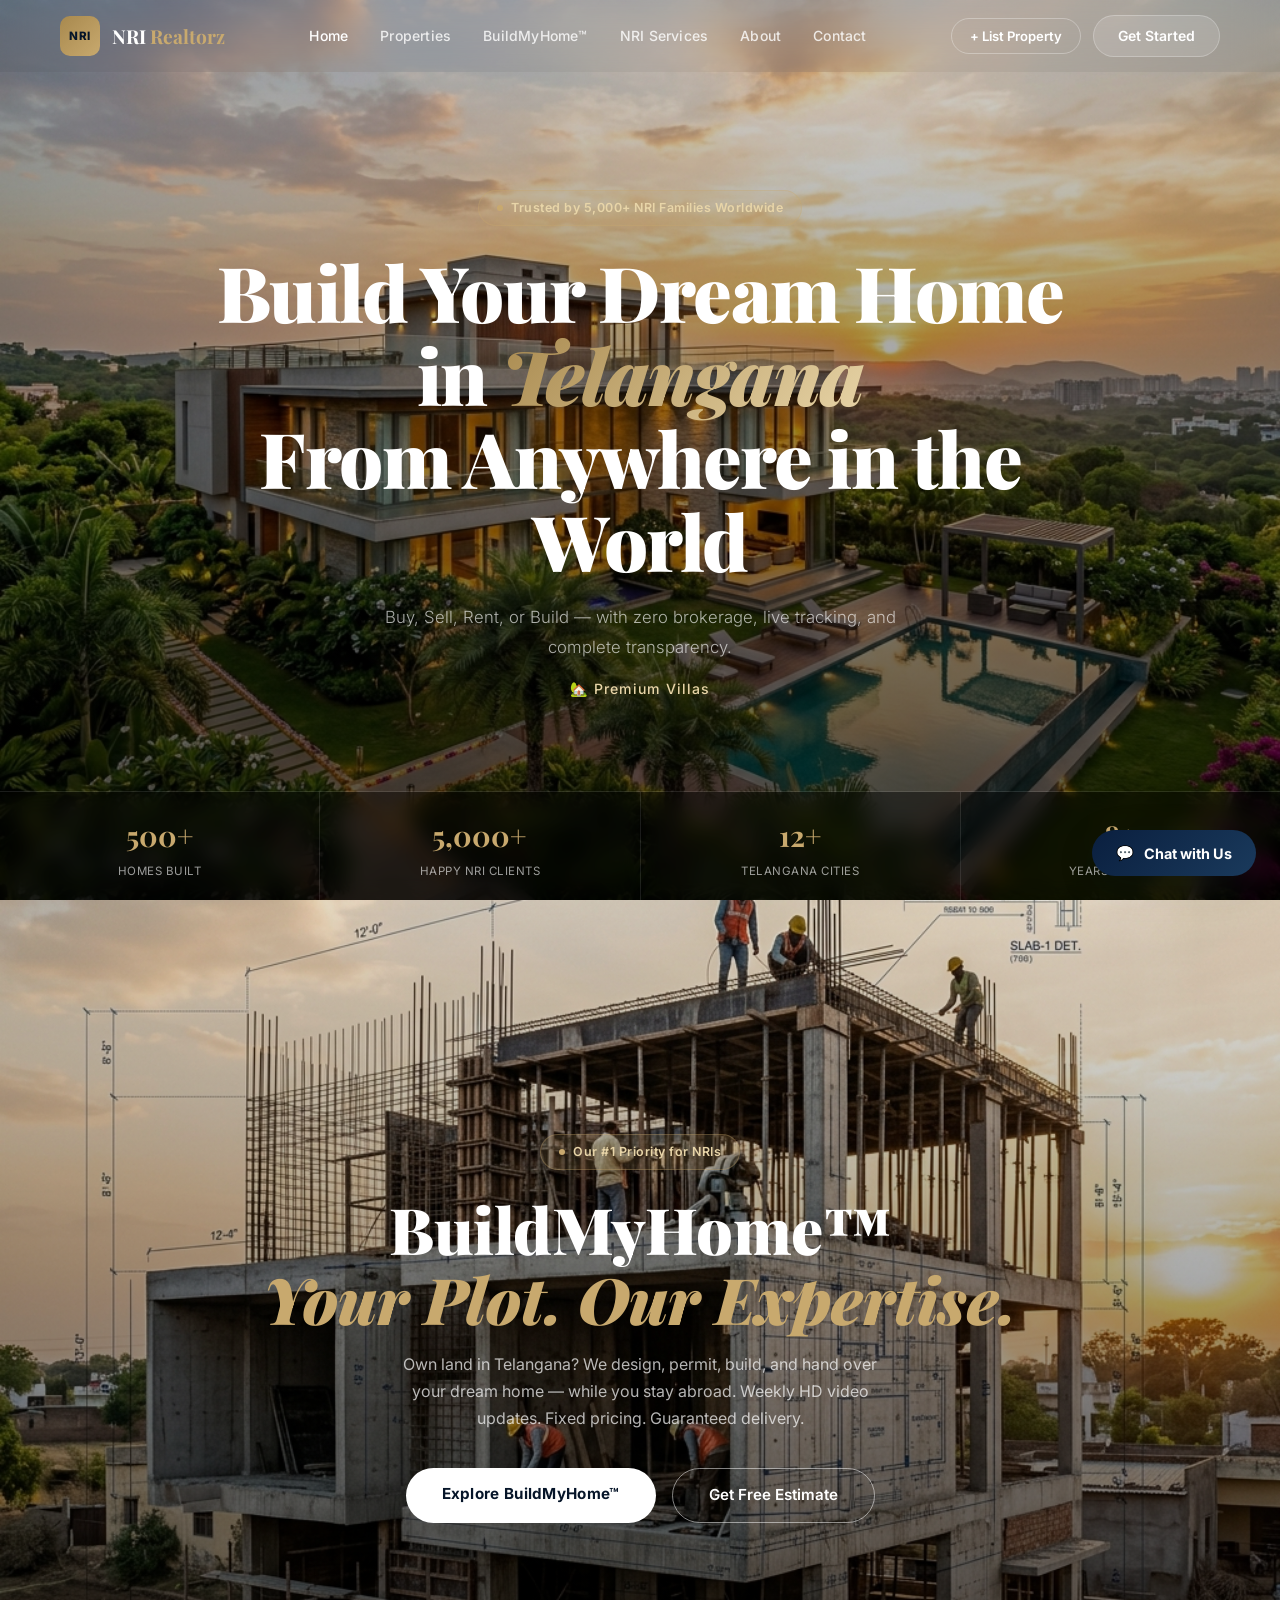
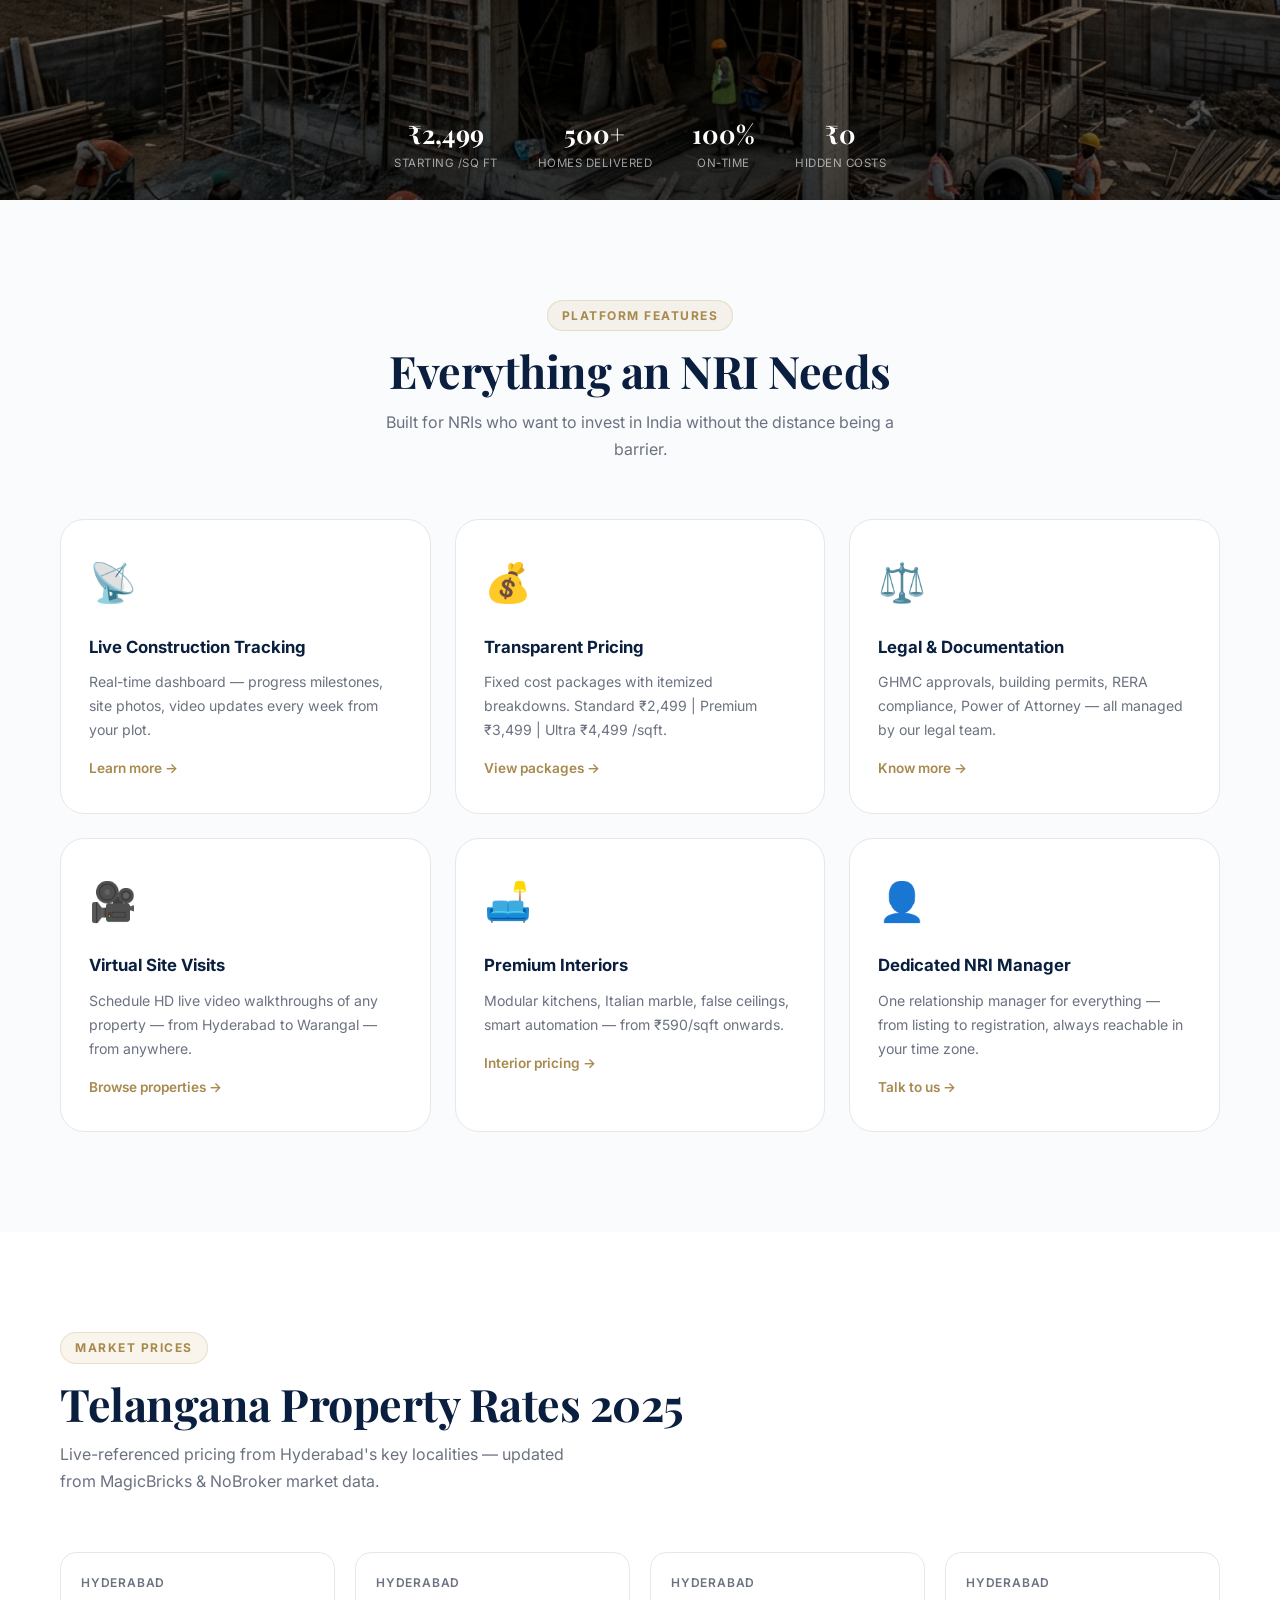
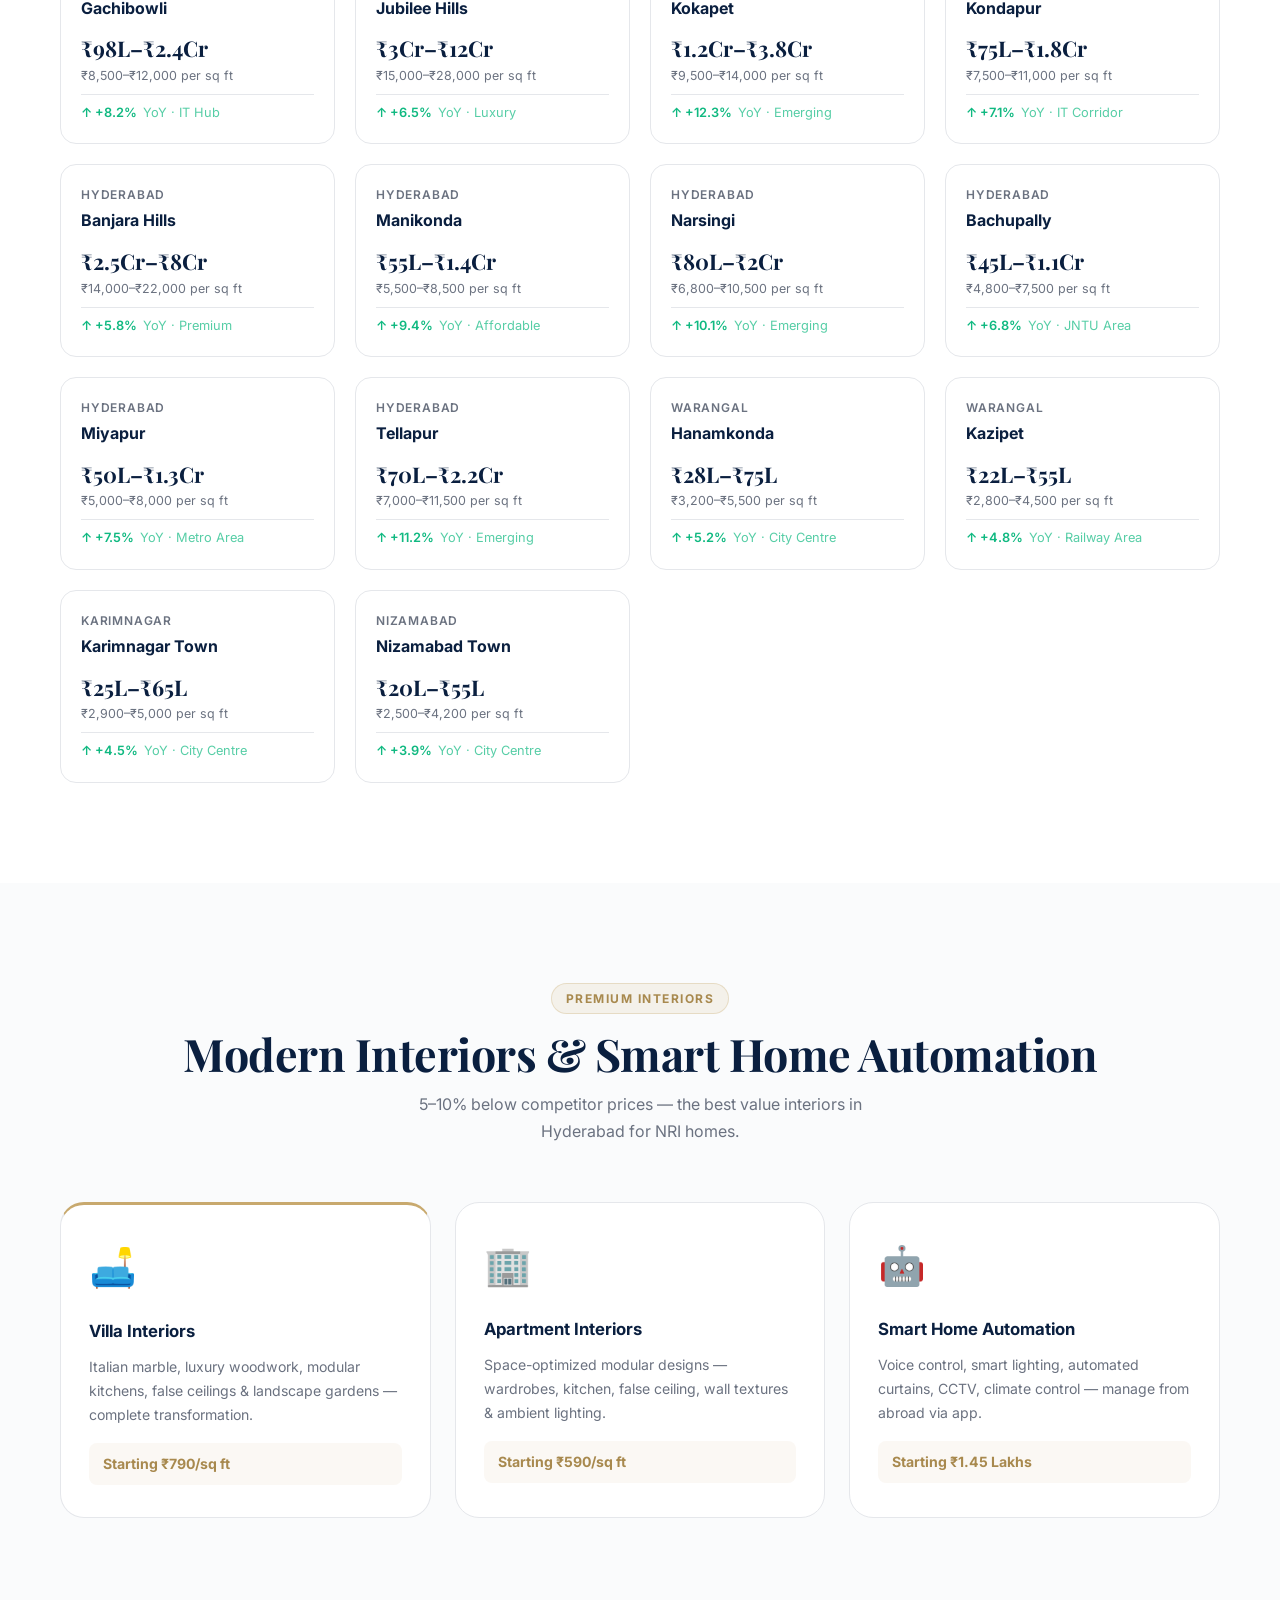
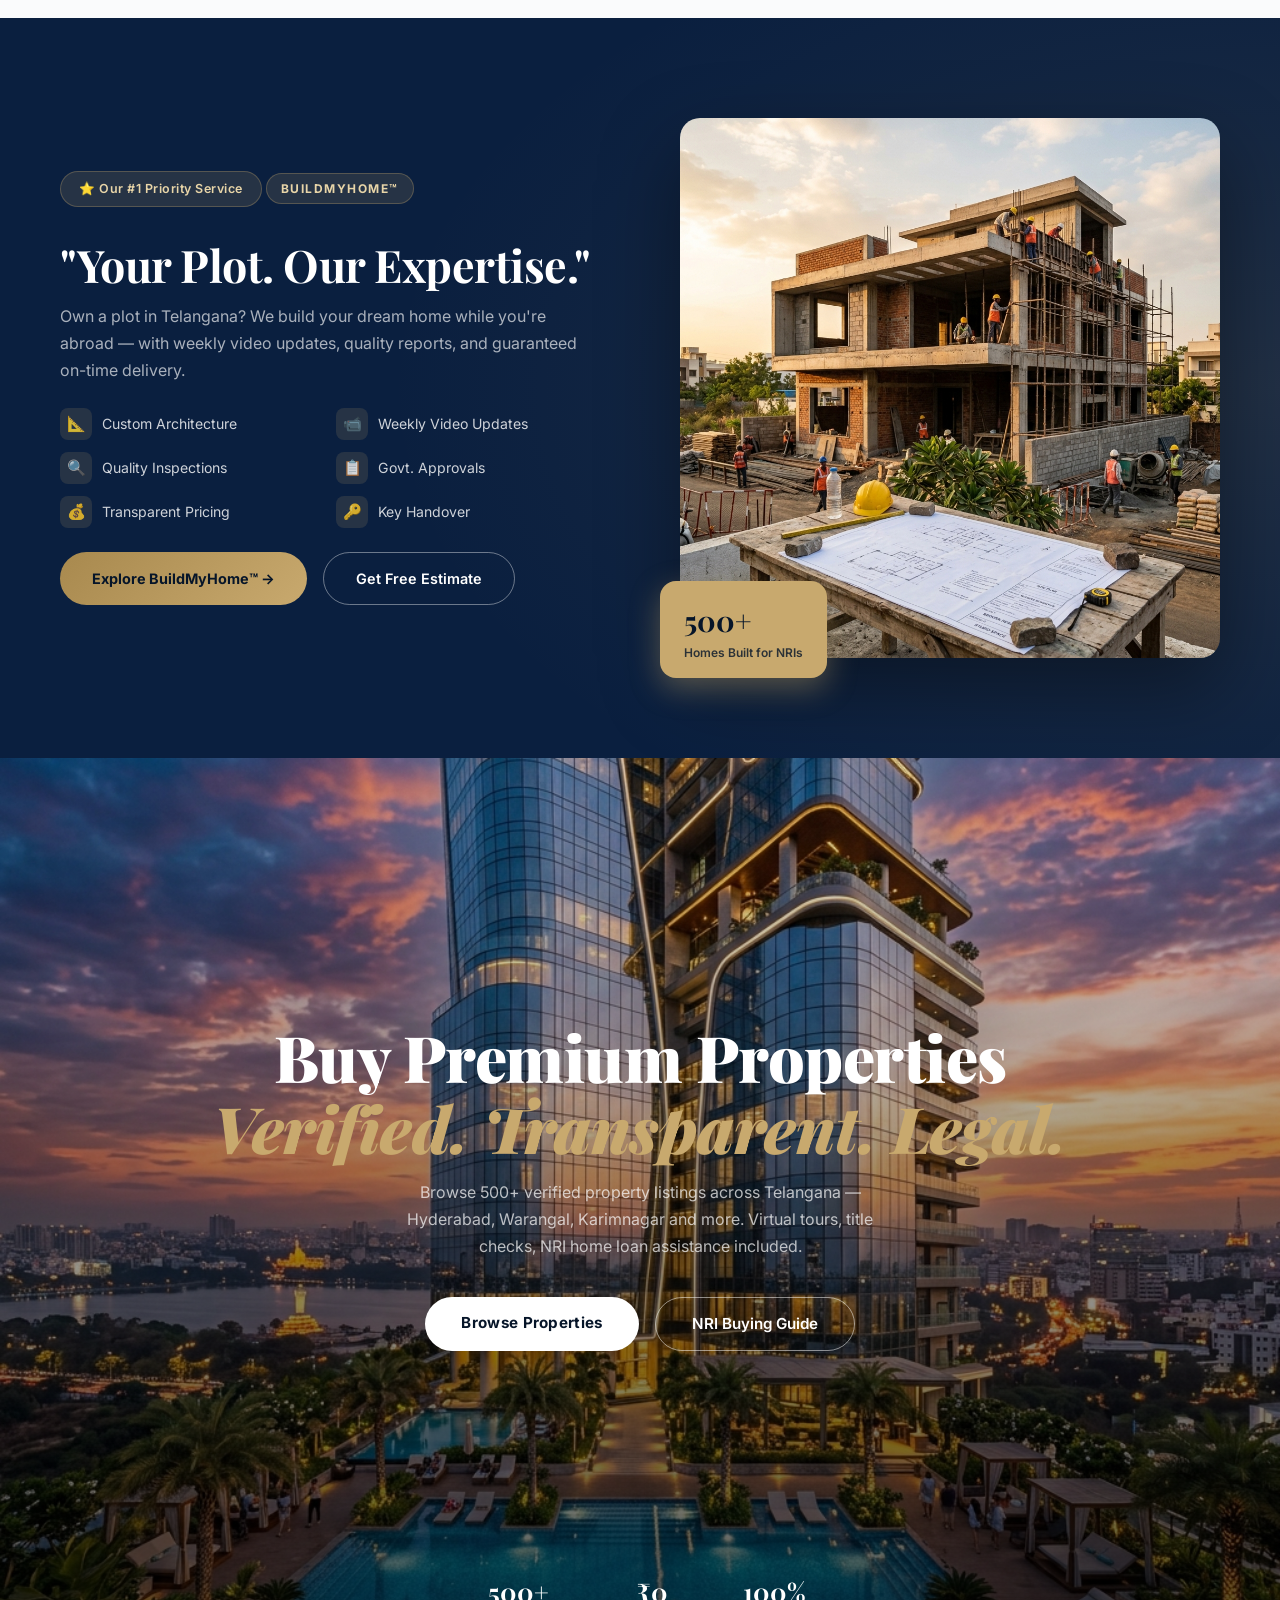
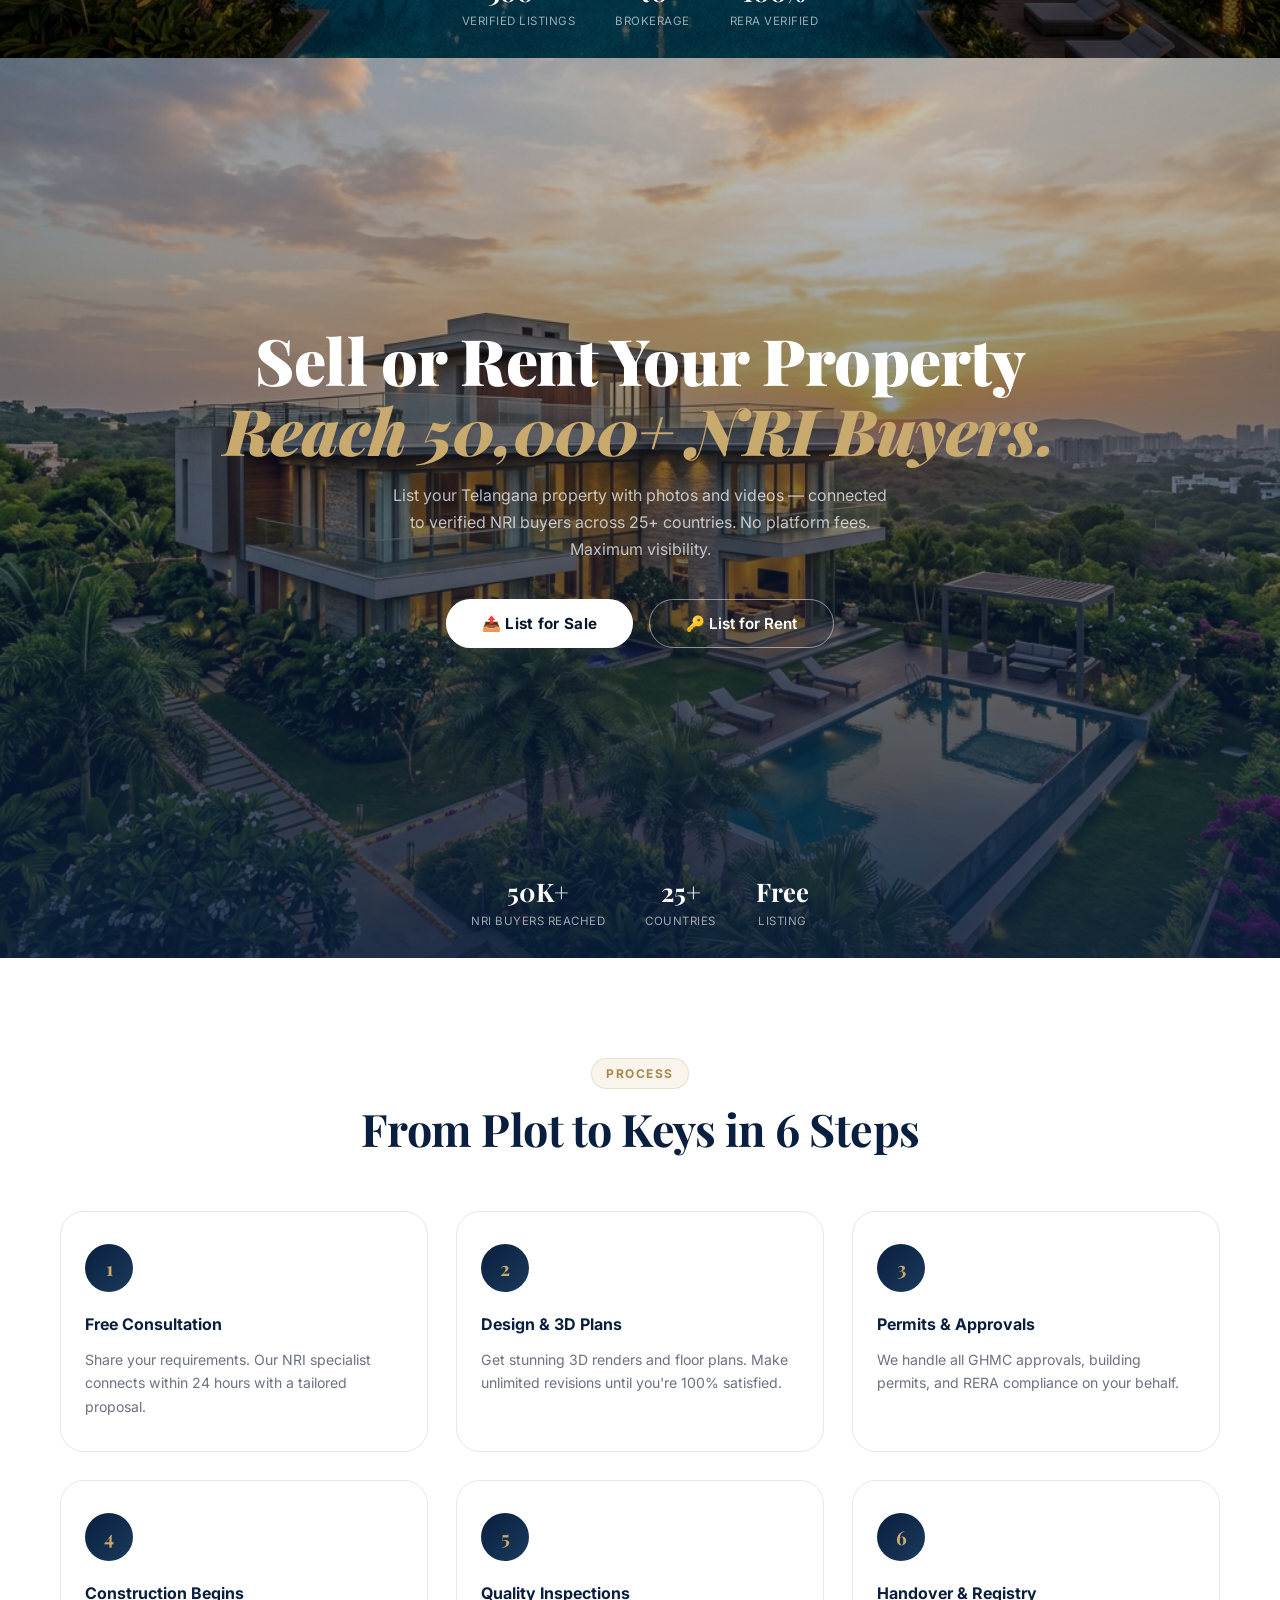
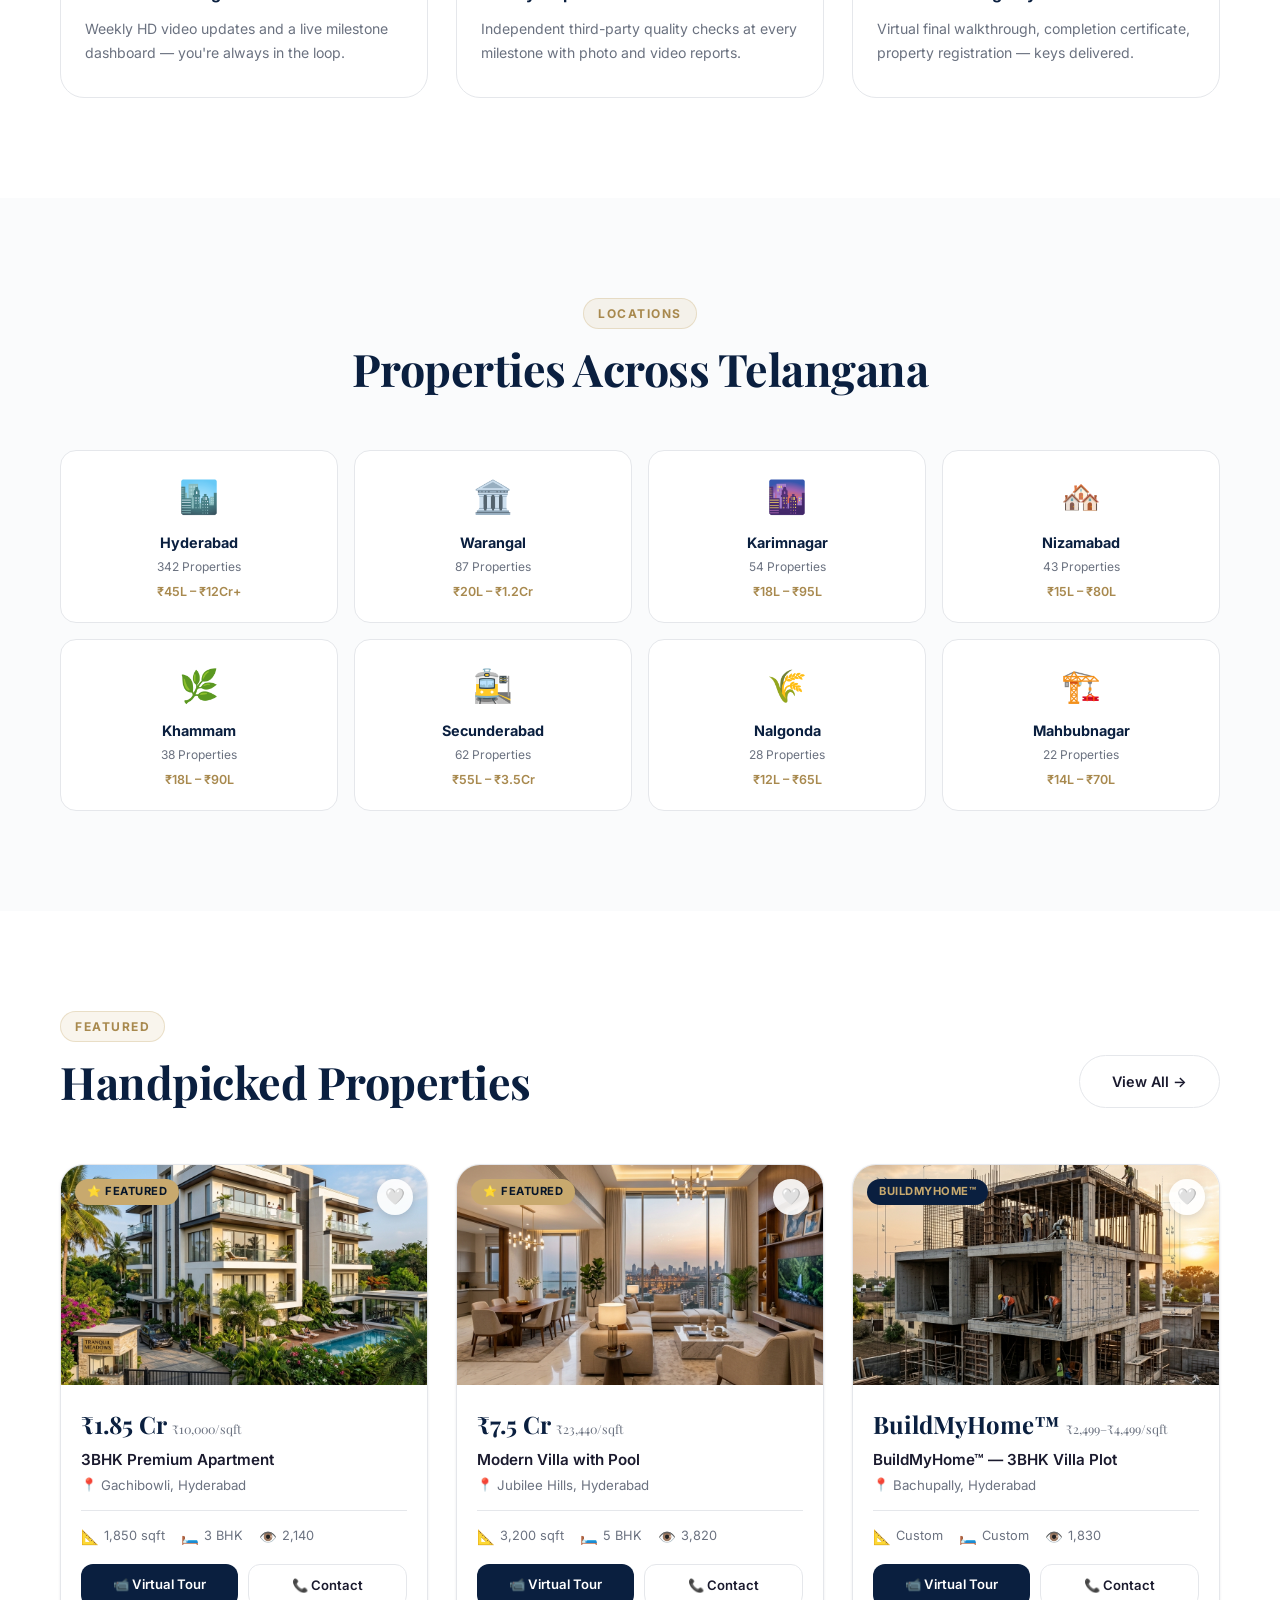
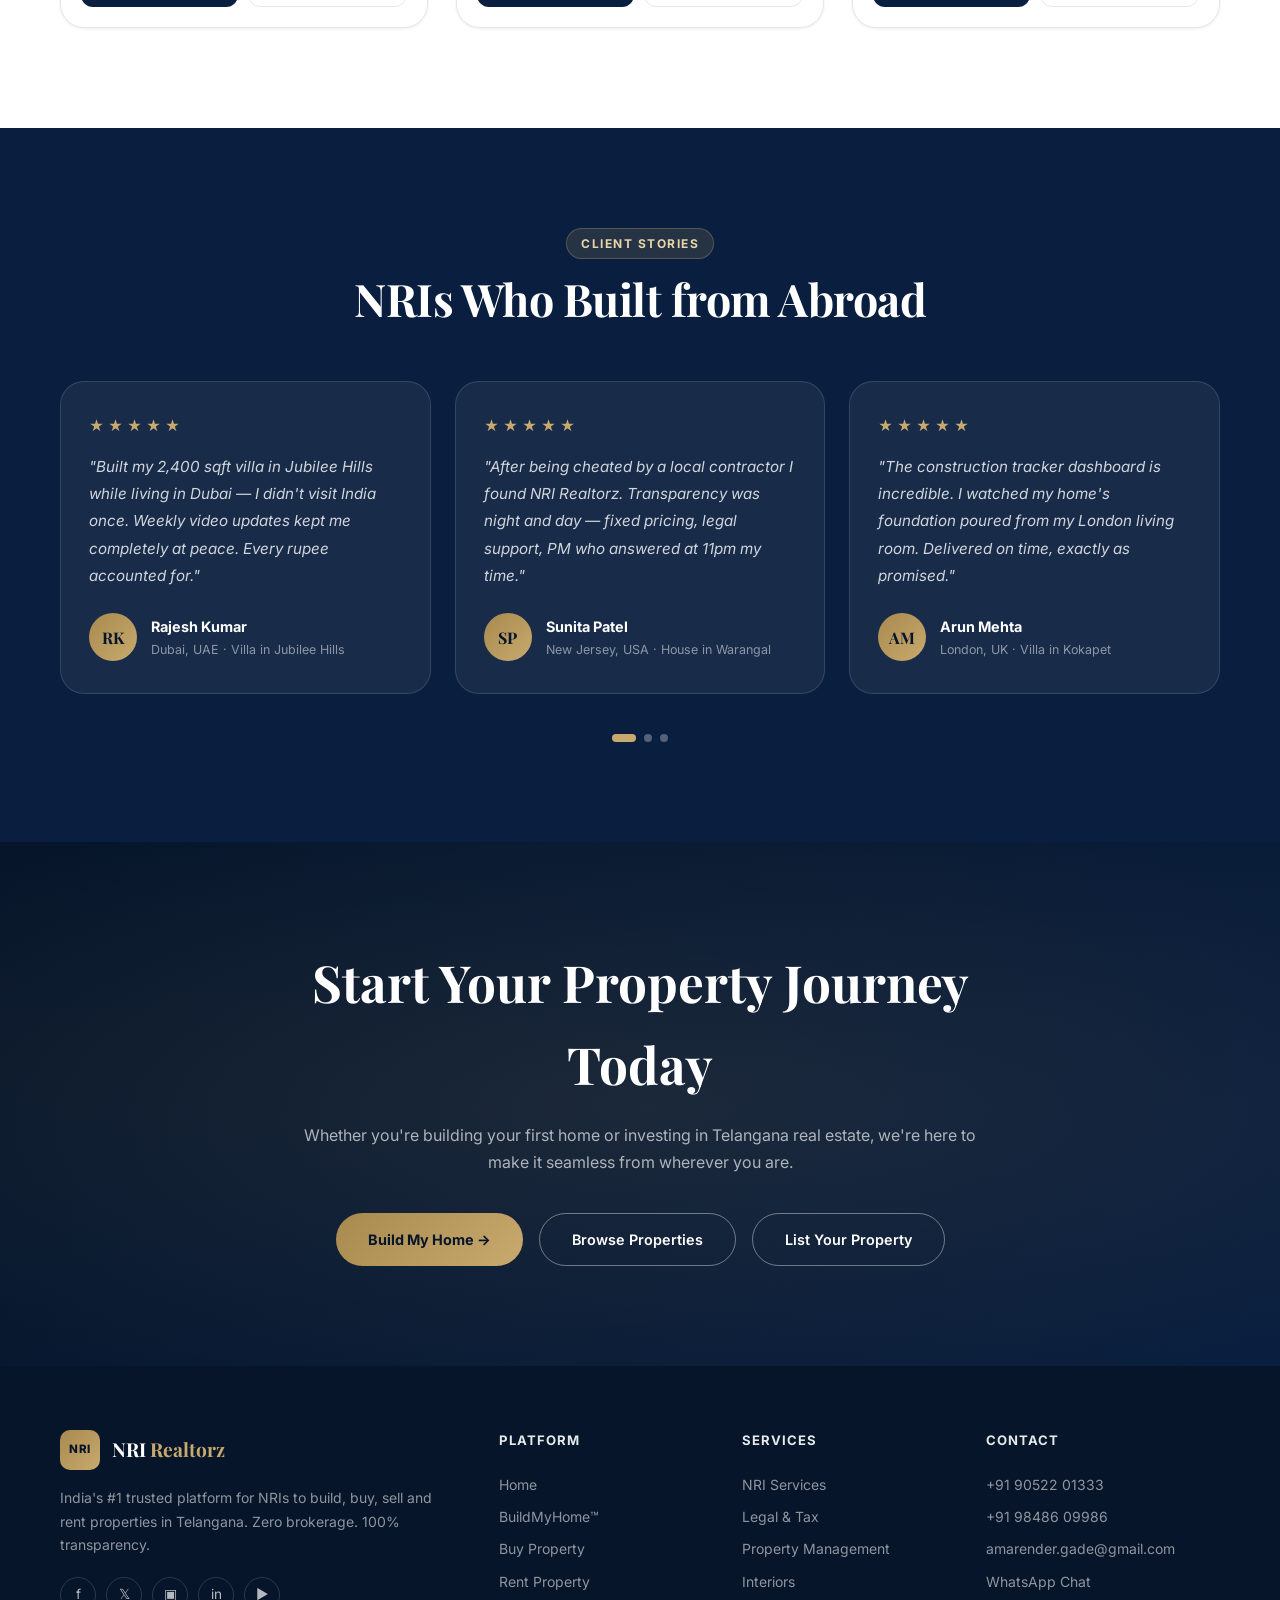
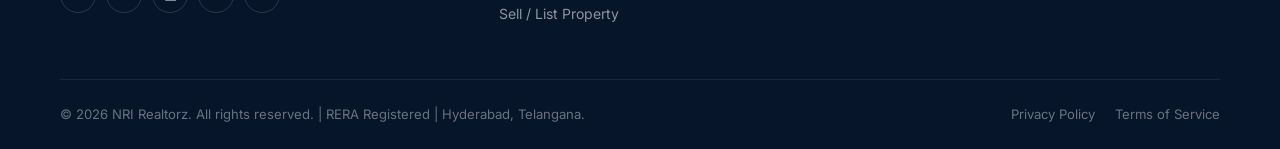
<file: index.html>
<!DOCTYPE html>
<html lang="en">
<head>
  <meta charset="UTF-8">
  <meta name="viewport" content="width=device-width, initial-scale=1.0">
  <title>NRI Realtorz — Build, Buy, Sell & Rent Properties in Telangana</title>
  <meta name="description" content="India's #1 platform for NRIs to build, buy, sell and rent premium properties in Telangana. Live construction tracking, transparent pricing, zero brokerage.">
  <meta property="og:title" content="NRI Realtorz — Build Your Dream Home in India">
  <meta property="og:url" content="https://nrirealterz.com/">
  <meta http-equiv="X-Content-Type-Options" content="nosniff">
  <meta http-equiv="X-Frame-Options" content="DENY">
  <meta http-equiv="X-XSS-Protection" content="1; mode=block">
  <link rel="canonical" href="https://nrirealterz.com/">
  <link rel="stylesheet" href="style.css">
  <link rel="icon" type="image/svg+xml" href="data:image/svg+xml,<svg xmlns='http://www.w3.org/2000/svg' viewBox='0 0 100 100'><text y='.9em' font-size='90'>🏠</text></svg>">
</head>
<body>

<!-- LOADER -->
<div class="page-loader" id="pageLoader"><div class="loader-spinner"></div></div>

<!-- UPLOAD MODAL -->
<div class="modal-overlay" id="uploadModal">
  <div class="modal">
    <div class="modal-header">
      <div>
        <h3 id="uploadModalTitle">List Your Property</h3>
        <p id="uploadModalSub">Fill in the details and upload photos/videos</p>
      </div>
      <button class="modal-close" onclick="closeUploadModal()">✕</button>
    </div>
    <div class="modal-body">
      <form id="listingForm">
        <div class="form-grid">
          <div class="form-group">
            <label>Property Title *</label>
            <input type="text" placeholder="e.g. 3BHK Villa in Kokapet" required>
          </div>
          <div class="form-group">
            <label>Listing Type *</label>
            <select id="modalListingType">
              <option value="sell">For Sale</option>
              <option value="rent">For Rent</option>
            </select>
          </div>
          <div class="form-group">
            <label>Property Type *</label>
            <select>
              <option>Apartment</option><option>Villa</option>
              <option>Independent House</option><option>Plot / Land</option>
              <option>Commercial</option>
            </select>
          </div>
          <div class="form-group">
            <label>City *</label>
            <select>
              <option>Hyderabad</option><option>Warangal</option>
              <option>Karimnagar</option><option>Nizamabad</option>
              <option>Khammam</option><option>Secunderabad</option>
              <option>Nalgonda</option><option>Mahbubnagar</option>
              <option>Siddipet</option><option>Suryapet</option>
            </select>
          </div>
          <div class="form-group">
            <label>Locality / Area *</label>
            <input type="text" placeholder="e.g. Gachibowli, Jubilee Hills">
          </div>
          <div class="form-group">
            <label id="priceLabel">Price (₹) *</label>
            <input type="number" placeholder="e.g. 5000000">
          </div>
          <div class="form-group">
            <label>Area (sq ft)</label>
            <input type="number" placeholder="e.g. 1800">
          </div>
          <div class="form-group">
            <label>BHK / Config</label>
            <select><option>1 BHK</option><option>2 BHK</option><option>3 BHK</option><option>4 BHK</option><option>5+ BHK</option><option>Studio</option><option>Plot</option></select>
          </div>
          <div class="form-group full">
            <label>Description</label>
            <textarea placeholder="Describe the property — nearby landmarks, amenities, condition..."></textarea>
          </div>
          <div class="form-group full">
            <label>Your Contact Number *</label>
            <input type="tel" placeholder="+91 90522 01333">
          </div>
          <div class="form-group full">
            <label>Upload Photos & Videos *</label>
            <div class="upload-zone" id="uploadZone">
              <input type="file" id="fileInput" multiple accept="image/*,video/*" onchange="handleFiles(this.files)">
              <div class="upload-icon">📸</div>
              <h4>Drag & Drop or Click to Upload</h4>
              <p>Upload high-quality photos and videos of your property</p>
              <p class="upload-hint">Accepted: JPG, PNG, MP4, MOV — Max 50MB per file — Up to 20 files</p>
            </div>
            <div class="upload-previews" id="uploadPreviews"></div>
          </div>
        </div>
      </form>
    </div>
    <div class="modal-footer">
      <button class="btn-outline btn-full" onclick="closeUploadModal()">Cancel</button>
      <button class="btn-accent btn-full" onclick="submitListing()">Submit Listing →</button>
    </div>
  </div>
</div>

<!-- NAVBAR -->
<nav class="navbar" id="navbar">
  <div class="container" style="display:flex;align-items:center;justify-content:space-between;width:100%">
    <a href="#home" class="nav-logo">
      <div class="nav-logo-icon">NRI</div>
      <div class="nav-logo-text">NRI <span>Realtorz</span></div>
    </a>
    <div class="nav-links" id="navLinks">
      <a href="#home" class="active" data-page="home">Home</a>
      <a href="#properties" data-page="properties">Properties</a>
      <a href="#buildmyhome" data-page="buildmyhome">BuildMyHome™</a>
      <a href="#services" data-page="services">NRI Services</a>
      <a href="#about" data-page="about">About</a>
      <a href="#contact" data-page="contact">Contact</a>
    </div>
    <div style="display:flex;align-items:center;gap:12px">
      <button class="btn-outline" onclick="openUploadModal('sell')" style="padding:9px 18px;border-radius:50px;font-size:0.82rem;border-color:rgba(255,255,255,0.3);color:#fff">+ List Property</button>
      <a href="#contact" class="nav-cta">Get Started</a>
    </div>
    <button class="hamburger" id="hamburger" aria-label="Toggle menu">
      <span></span><span></span><span></span>
    </button>
  </div>
</nav>

<!-- ==================== HOME PAGE ==================== -->
<div class="page active" id="page-home">

  <!-- ===== HERO — TESLA STYLE ===== -->
  <section class="hero" id="hero-section">
    <div class="hero-bg hero-bg-active" id="heroBg0" style="background-image:url('images/hero-villa.png')"></div>
    <div class="hero-bg" id="heroBg1" style="background-image:url('images/hero-apartment.png')"></div>
    <div class="hero-bg" id="heroBg2" style="background-image:url('images/hero-construction.png')"></div>
    <div class="hero-bg" id="heroBg3" style="background-image:url('images/hero-plot.png')"></div>
    <div class="hero-overlay"></div>
    <div class="hero-particles" id="heroParticles"></div>

    <div class="hero-content">
      <div class="hero-badge"><span class="dot"></span> Trusted by 5,000+ NRI Families Worldwide</div>
      <h1>Build Your Dream Home in <span class="highlight">Telangana</span><br>From Anywhere in the World</h1>
      <p class="hero-subtitle">Buy, Sell, Rent, or Build — with zero brokerage, live tracking, and complete transparency.</p>
      <div class="hero-slide-label" id="heroSlideLabel">🏡 Premium Villas</div>

    </div>

    <div class="hero-stats">
      <div class="hero-stat"><div class="hero-stat-value" data-count="500">0</div><div class="hero-stat-label">Homes Built</div></div>
      <div class="hero-stat"><div class="hero-stat-value" data-count="5000">0</div><div class="hero-stat-label">Happy NRI Clients</div></div>
      <div class="hero-stat"><div class="hero-stat-value" data-count="12">0</div><div class="hero-stat-label">Telangana Cities</div></div>
      <div class="hero-stat"><div class="hero-stat-value" data-count="8">0</div><div class="hero-stat-label">Years of Trust</div></div>
    </div>
  </section>

  <!-- ===== PRIORITY 1: BUILD MY HOME — Tesla Full Bleed ===== -->
  <section class="priority-section" id="build-priority">
    <div class="priority-bg" style="background-image:url('images/hero-construction.png')"></div>
    <div class="priority-overlay"></div>
    <div class="priority-content">
      <div class="hero-badge"><span class="dot"></span> Our #1 Priority for NRIs</div>
      <h2>BuildMyHome™<br><em>Your Plot. Our Expertise.</em></h2>
      <p>Own land in Telangana? We design, permit, build, and hand over your dream home — while you stay abroad. Weekly HD video updates. Fixed pricing. Guaranteed delivery.</p>
      <div class="priority-cta-row">
        <a href="#buildmyhome" class="btn-primary-priority" data-page="buildmyhome">Explore BuildMyHome™</a>
        <a href="#contact" class="btn-outline-priority" data-page="contact">Get Free Estimate</a>
      </div>
    </div>
    <div class="priority-bottom">
      <div class="priority-stat"><div class="priority-stat-val">₹2,499</div><div class="priority-stat-lbl">Starting /sq ft</div></div>
      <div class="priority-stat"><div class="priority-stat-val">500+</div><div class="priority-stat-lbl">Homes Delivered</div></div>
      <div class="priority-stat"><div class="priority-stat-val">100%</div><div class="priority-stat-lbl">On-Time</div></div>
      <div class="priority-stat"><div class="priority-stat-val">₹0</div><div class="priority-stat-lbl">Hidden Costs</div></div>
    </div>
  </section>

  <!-- ===== FEATURES ===== -->
  <section class="section" id="features-section">
    <div class="container">
      <div class="section-header centered reveal">
        <span class="section-badge">Platform Features</span>
        <h2 class="section-title">Everything an NRI Needs</h2>
        <p class="section-subtitle">Built for NRIs who want to invest in India without the distance being a barrier.</p>
      </div>
      <div class="features-grid">
        <div class="feature-card reveal">
          <span class="feature-icon">📡</span>
          <h3>Live Construction Tracking</h3>
          <p>Real-time dashboard — progress milestones, site photos, video updates every week from your plot.</p>
          <a href="#buildmyhome" class="feature-link" data-page="buildmyhome">Learn more →</a>
        </div>
        <div class="feature-card reveal">
          <span class="feature-icon">💰</span>
          <h3>Transparent Pricing</h3>
          <p>Fixed cost packages with itemized breakdowns. Standard ₹2,499 | Premium ₹3,499 | Ultra ₹4,499 /sqft.</p>
          <a href="#buildmyhome" class="feature-link" data-page="buildmyhome">View packages →</a>
        </div>
        <div class="feature-card reveal">
          <span class="feature-icon">⚖️</span>
          <h3>Legal & Documentation</h3>
          <p>GHMC approvals, building permits, RERA compliance, Power of Attorney — all managed by our legal team.</p>
          <a href="#services" class="feature-link" data-page="services">Know more →</a>
        </div>
        <div class="feature-card reveal">
          <span class="feature-icon">🎥</span>
          <h3>Virtual Site Visits</h3>
          <p>Schedule HD live video walkthroughs of any property — from Hyderabad to Warangal — from anywhere.</p>
          <a href="#properties" class="feature-link" data-page="properties">Browse properties →</a>
        </div>
        <div class="feature-card reveal">
          <span class="feature-icon">🛋️</span>
          <h3>Premium Interiors</h3>
          <p>Modular kitchens, Italian marble, false ceilings, smart automation — from ₹590/sqft onwards.</p>
          <a href="#buildmyhome" class="feature-link" data-page="buildmyhome">Interior pricing →</a>
        </div>
        <div class="feature-card reveal">
          <span class="feature-icon">👤</span>
          <h3>Dedicated NRI Manager</h3>
          <p>One relationship manager for everything — from listing to registration, always reachable in your time zone.</p>
          <a href="#contact" class="feature-link" data-page="contact">Talk to us →</a>
        </div>
      </div>
    </div>
  </section>

  <!-- ===== TELANGANA PROPERTY PRICES — MagicBricks inspired ===== -->
  <section class="section" style="background:#fff" id="price-trends-section">
    <div class="container">
      <div class="section-header reveal">
        <span class="section-badge">Market Prices</span>
        <h2 class="section-title">Telangana Property Rates 2025</h2>
        <p class="section-subtitle">Live-referenced pricing from Hyderabad's key localities — updated from MagicBricks &amp; NoBroker market data.</p>
      </div>
      <div class="price-trends-grid" id="priceTrendsGrid"></div>
    </div>
  </section>

  <!-- ===== INTERIORS HIGHLIGHT ===== -->
  <section class="section" style="background:var(--bg)">
    <div class="container">
      <div class="section-header centered reveal">
        <span class="section-badge">Premium Interiors</span>
        <h2 class="section-title">Modern Interiors & Smart Home Automation</h2>
        <p class="section-subtitle">5–10% below competitor prices — the best value interiors in Hyderabad for NRI homes.</p>
      </div>
      <div class="features-grid">
        <div class="feature-card reveal" style="border-top: 3px solid var(--accent)">
          <span class="feature-icon">🛋️</span>
          <h3>Villa Interiors</h3>
          <p>Italian marble, luxury woodwork, modular kitchens, false ceilings & landscape gardens — complete transformation.</p>
          <div style="margin-top:16px;background:rgba(200,169,110,0.08);border-radius:8px;padding:10px 14px;font-weight:700;color:var(--accent-dark);font-size:0.88rem">Starting ₹790/sq ft</div>
        </div>
        <div class="feature-card reveal">
          <span class="feature-icon">🏢</span>
          <h3>Apartment Interiors</h3>
          <p>Space-optimized modular designs — wardrobes, kitchen, false ceiling, wall textures & ambient lighting.</p>
          <div style="margin-top:16px;background:rgba(200,169,110,0.08);border-radius:8px;padding:10px 14px;font-weight:700;color:var(--accent-dark);font-size:0.88rem">Starting ₹590/sq ft</div>
        </div>
        <div class="feature-card reveal">
          <span class="feature-icon">🤖</span>
          <h3>Smart Home Automation</h3>
          <p>Voice control, smart lighting, automated curtains, CCTV, climate control — manage from abroad via app.</p>
          <div style="margin-top:16px;background:rgba(200,169,110,0.08);border-radius:8px;padding:10px 14px;font-weight:700;color:var(--accent-dark);font-size:0.88rem">Starting ₹1.45 Lakhs</div>
        </div>
      </div>
    </div>
  </section>

  <!-- ===== BUILD MY HOME HIGHLIGHT ===== -->
  <section class="section buildmyhome-section" id="buildmyhome-highlight">
    <div class="container">
      <div class="buildmyhome-grid">
        <div class="buildmyhome-content reveal-left">
          <div class="buildmyhome-badge">⭐ Our #1 Priority Service</div>
          <span class="section-badge">BuildMyHome™</span>
          <h2 class="section-title" style="color:#fff;margin:12px 0 8px">"Your Plot. Our Expertise."</h2>
          <p class="section-subtitle">Own a plot in Telangana? We build your dream home while you're abroad — with weekly video updates, quality reports, and guaranteed on-time delivery.</p>
          <div class="buildmyhome-features">
            <div class="bmh-feature"><span class="bmh-feature-icon">📐</span><span>Custom Architecture</span></div>
            <div class="bmh-feature"><span class="bmh-feature-icon">📹</span><span>Weekly Video Updates</span></div>
            <div class="bmh-feature"><span class="bmh-feature-icon">🔍</span><span>Quality Inspections</span></div>
            <div class="bmh-feature"><span class="bmh-feature-icon">📋</span><span>Govt. Approvals</span></div>
            <div class="bmh-feature"><span class="bmh-feature-icon">💰</span><span>Transparent Pricing</span></div>
            <div class="bmh-feature"><span class="bmh-feature-icon">🔑</span><span>Key Handover</span></div>
          </div>
          <div style="display:flex;gap:16px;flex-wrap:wrap;margin-top:24px">
            <a href="#buildmyhome" class="btn-accent" data-page="buildmyhome">Explore BuildMyHome™ →</a>
            <a href="#contact" class="btn-white-outline" data-page="contact">Get Free Estimate</a>
          </div>
        </div>
        <div class="buildmyhome-image reveal-right">
          <img src="images/buildmyhome.png" alt="BuildMyHome™ Construction" style="width:100%;border-radius:20px">
          <div class="bmh-stats"><div class="bmh-stats-value">500+</div><div class="bmh-stats-label">Homes Built for NRIs</div></div>
        </div>
      </div>
    </div>
  </section>

  <!-- ===== PRIORITY 2: BUY — Tesla Full Bleed ===== -->
  <section class="priority-section">
    <div class="priority-bg" style="background-image:url('images/hero-apartment.png')"></div>
    <div class="priority-overlay"></div>
    <div class="priority-content">
      <h2>Buy Premium Properties<br><em>Verified. Transparent. Legal.</em></h2>
      <p>Browse 500+ verified property listings across Telangana — Hyderabad, Warangal, Karimnagar and more. Virtual tours, title checks, NRI home loan assistance included.</p>
      <div class="priority-cta-row">
        <a href="#properties" class="btn-primary-priority" data-page="properties">Browse Properties</a>
        <a href="#services" class="btn-outline-priority" data-page="services">NRI Buying Guide</a>
      </div>
    </div>
    <div class="priority-bottom">
      <div class="priority-stat"><div class="priority-stat-val">500+</div><div class="priority-stat-lbl">Verified Listings</div></div>
      <div class="priority-stat"><div class="priority-stat-val">₹0</div><div class="priority-stat-lbl">Brokerage</div></div>
      <div class="priority-stat"><div class="priority-stat-val">100%</div><div class="priority-stat-lbl">RERA Verified</div></div>
    </div>
  </section>

  <!-- ===== PRIORITY 3: SELL & RENT — Tesla Full Bleed ===== -->
  <section class="priority-section">
    <div class="priority-bg" style="background-image:url('images/hero-villa.png')"></div>
    <div class="priority-overlay" style="background:linear-gradient(to bottom,rgba(0,0,0,0.2),rgba(10,31,63,0.85))"></div>
    <div class="priority-content">
      <h2>Sell or Rent Your Property<br><em>Reach 50,000+ NRI Buyers.</em></h2>
      <p>List your Telangana property with photos and videos — connected to verified NRI buyers across 25+ countries. No platform fees. Maximum visibility.</p>
      <div class="priority-cta-row">
        <button class="btn-primary-priority" onclick="openUploadModal('sell')">📤 List for Sale</button>
        <button class="btn-outline-priority" onclick="openUploadModal('rent')">🔑 List for Rent</button>
      </div>
    </div>
    <div class="priority-bottom">
      <div class="priority-stat"><div class="priority-stat-val">50K+</div><div class="priority-stat-lbl">NRI Buyers Reached</div></div>
      <div class="priority-stat"><div class="priority-stat-val">25+</div><div class="priority-stat-lbl">Countries</div></div>
      <div class="priority-stat"><div class="priority-stat-val">Free</div><div class="priority-stat-lbl">Listing</div></div>
    </div>
  </section>

  <!-- ===== HOW IT WORKS ===== -->
  <section class="section" style="background:#fff">
    <div class="container">
      <div class="section-header centered reveal">
        <span class="section-badge">Process</span>
        <h2 class="section-title">From Plot to Keys in 6 Steps</h2>
      </div>
      <div class="steps-grid">
        <div class="step-card reveal"><div class="step-number">1</div><h3>Free Consultation</h3><p>Share your requirements. Our NRI specialist connects within 24 hours with a tailored proposal.</p></div>
        <div class="step-card reveal"><div class="step-number">2</div><h3>Design & 3D Plans</h3><p>Get stunning 3D renders and floor plans. Make unlimited revisions until you're 100% satisfied.</p></div>
        <div class="step-card reveal"><div class="step-number">3</div><h3>Permits & Approvals</h3><p>We handle all GHMC approvals, building permits, and RERA compliance on your behalf.</p></div>
        <div class="step-card reveal"><div class="step-number">4</div><h3>Construction Begins</h3><p>Weekly HD video updates and a live milestone dashboard — you're always in the loop.</p></div>
        <div class="step-card reveal"><div class="step-number">5</div><h3>Quality Inspections</h3><p>Independent third-party quality checks at every milestone with photo and video reports.</p></div>
        <div class="step-card reveal"><div class="step-number">6</div><h3>Handover & Registry</h3><p>Virtual final walkthrough, completion certificate, property registration — keys delivered.</p></div>
      </div>
    </div>
  </section>

  <!-- ===== CITIES ===== -->
  <section class="section">
    <div class="container">
      <div class="section-header centered reveal">
        <span class="section-badge">Locations</span>
        <h2 class="section-title">Properties Across Telangana</h2>
      </div>
      <div class="cities-grid" id="citiesGrid"></div>
    </div>
  </section>

  <!-- ===== FEATURED PROPERTIES ===== -->
  <section class="section" style="background:#fff">
    <div class="container">
      <div class="section-header reveal" style="display:flex;align-items:flex-end;justify-content:space-between;flex-wrap:wrap;">
        <div>
          <span class="section-badge">Featured</span>
          <h2 class="section-title">Handpicked Properties</h2>
        </div>
        <a href="#properties" class="btn-outline" data-page="properties">View All →</a>
      </div>
      <div class="properties-grid" id="featuredPropertiesGrid"></div>
    </div>
  </section>

  <!-- ===== TESTIMONIALS ===== -->
  <section class="section testimonials-section">
    <div class="container">
      <div class="section-header centered reveal">
        <span class="section-badge" style="background:rgba(200,169,110,0.15);border-color:rgba(200,169,110,0.3);color:var(--accent-light)">Client Stories</span>
        <h2 class="section-title" style="color:#fff">NRIs Who Built from Abroad</h2>
      </div>
      <div class="testimonials-carousel reveal">
        <div class="testimonials-track" id="testimonialsTrack"></div>
        <div class="testimonial-dots" id="testimonialDots"></div>
      </div>
    </div>
  </section>

  <!-- ===== CTA ===== -->
  <section class="section cta-section">
    <div class="container">
      <div class="cta-content reveal">
        <h2>Start Your Property Journey Today</h2>
        <p>Whether you're building your first home or investing in Telangana real estate, we're here to make it seamless from wherever you are.</p>
        <div class="cta-buttons">
          <a href="#buildmyhome" class="btn-accent" data-page="buildmyhome">Build My Home →</a>
          <a href="#properties" class="btn-white-outline" data-page="properties">Browse Properties</a>
          <button class="btn-white-outline" onclick="openUploadModal('sell')">List Your Property</button>
        </div>
      </div>
    </div>
  </section>
</div><!-- end page-home -->

<!-- ==================== PROPERTIES PAGE ==================== -->
<div class="page" id="page-properties">
  <section style="padding-top:100px">
  <section style="padding-top:90px; background:#F8F9FF">
    <div class="container">
      <!-- Properties page header with full filter tabs -->
      <div class="props-page-header">
        <div style="display:flex;align-items:flex-end;justify-content:space-between;flex-wrap:wrap;gap:16px;margin-bottom:28px">
          <div>
            <span class="section-badge">Property Listings</span>
            <h2 class="section-title" style="margin-top:8px">Find Your Perfect Property</h2>
            <p class="section-subtitle">Verified listings across 12 Telangana cities — Zero brokerage</p>
          </div>
          <div style="display:flex;gap:12px;flex-wrap:wrap">
            <button class="btn-accent" onclick="openUploadModal('sell')" style="padding:12px 22px;font-size:0.875rem;border-radius:50px">📤 List for Sale</button>
            <button class="btn-outline" onclick="openUploadModal('rent')" style="padding:12px 22px;font-size:0.875rem;border-radius:50px">🔑 List for Rent</button>
          </div>
        </div>

        <!-- MODE TABS: Build / Buy / Rent / Sell -->
        <div class="props-mode-tabs">
          <button class="props-mode-tab active" data-mode="all" onclick="filterByMode(this,'all')">🏠 All</button>
          <button class="props-mode-tab" data-mode="Build" onclick="filterByMode(this,'Build')">🏗️ Build My Home</button>
          <button class="props-mode-tab" data-mode="Buy" onclick="filterByMode(this,'Buy')">💎 Buy</button>
          <button class="props-mode-tab" data-mode="Rent" onclick="filterByMode(this,'Rent')">🔑 Rent</button>
          <button class="props-mode-tab props-mode-sell" data-mode="sell-upload" onclick="openUploadModal('sell')">📤 Sell / Upload</button>
        </div>

        <!-- Upload clip bar — shown when Sell/Rent tab clicked via JS -->
        <div id="propsUploadBar" style="display:none;flex-direction:column;border:1.5px solid #C8A96E;border-radius:16px;overflow:hidden;margin:16px 0">
          <div style="display:flex;align-items:center;gap:14px;padding:14px 20px;background:#fffbf4;flex-wrap:wrap">
            <span style="font-size:1.4rem">📤</span>
            <p id="propsUploadLabel" style="flex:1;font-size:0.875rem;color:#4B5563;margin:0;min-width:200px"><strong style="color:#1A1A2E">Upload photos, videos &amp; documents</strong> — reach 50,000+ NRI buyers. Free listing.</p>
            <button id="propsUploadBtn" onclick="openUploadModal('sell')" style="background:linear-gradient(135deg,#A8894E,#C8A96E);color:#061529;padding:11px 24px;border-radius:50px;font-weight:700;font-size:0.85rem;border:none;cursor:pointer;white-space:nowrap">Open Listing Form →</button>
          </div>
          <div style="display:flex;align-items:center;gap:10px;padding:12px 20px;background:#f9fafb;border-top:1px solid #f0e8d8;flex-wrap:wrap">
            <label for="propsFileClip" style="display:flex;align-items:center;gap:8px;padding:9px 18px;border:2px dashed #C8A96E;border-radius:12px;cursor:pointer;font-size:0.82rem;font-weight:600;color:#A8894E;background:#fffbf4;white-space:nowrap">
              📸 Attach Photos &amp; Videos
              <input type="file" id="propsFileClip" multiple accept="image/*,video/*" style="display:none" onchange="handleHeroClip(this.files)">
            </label>
            <label for="propsDocClip" style="display:flex;align-items:center;gap:8px;padding:9px 18px;border:2px dashed #9CA3AF;border-radius:12px;cursor:pointer;font-size:0.82rem;font-weight:600;color:#6B7280;background:#fff;white-space:nowrap">
              📄 Upload Documents (PDF)
              <input type="file" id="propsDocClip" multiple accept="application/pdf,.doc,.docx" style="display:none" onchange="handleHeroClip(this.files)">
            </label>
            <div id="propsClipPreviews" style="display:flex;gap:8px;flex-wrap:wrap;align-items:center"></div>
            <span style="font-size:0.72rem;color:#9CA3AF;margin-left:auto">JPG · PNG · MP4 · PDF — max 50MB each</span>
          </div>
        </div>

        <!-- SEARCH + FILTER BAR -->
        <div class="filters-bar" id="filtersBar">
          <div class="filters-row">
            <div class="filter-group"><label>Listing</label><select id="filterListing"><option value="">Buy / Rent</option><option>Buy</option><option>Rent</option></select></div>
            <div class="filter-group"><label>City</label><select id="filterCity"><option value="">All Cities</option></select></div>
            <div class="filter-group"><label>Property Type</label><select id="filterType"><option value="">All Types</option><option>Apartment</option><option>Villa</option><option>Independent House</option><option>Plot / Land</option><option>Commercial</option></select></div>
            <div class="filter-group"><label>Budget (₹)</label><select id="filterBudget"><option value="">Any Budget</option><option value="0-3000000">Up to ₹30L</option><option value="3000000-7500000">₹30L – ₹75L</option><option value="7500000-15000000">₹75L – ₹1.5Cr</option><option value="15000000-50000000">₹1.5Cr – ₹5Cr</option><option value="50000000-999999999">₹5Cr+</option></select></div>
            <button class="search-btn filter-btn" id="applyFilters">🔍 Search</button>
          </div>
        </div>
      </div>
      <div class="properties-grid" id="allPropertiesGrid"></div>
      <p id="noResults" style="display:none;text-align:center;padding:40px;color:#9CA3AF;font-size:1rem">No properties match your search. Try adjusting your filters.</p>
      <div class="properties-grid" id="allPropertiesGrid"></div>
      <p id="noResults">No properties match your filters. Try adjusting your criteria.</p>
    </div>
  </section>
</div>

<!-- ==================== BUILDMYHOME PAGE ==================== -->
<div class="page" id="page-buildmyhome">
  <section class="hero" style="min-height:75vh">
    <div class="hero-bg hero-bg-active" style="background-image:url('images/hero-construction.png')"></div>
    <div class="hero-overlay"></div>
    <div class="hero-content">
      <div class="hero-badge"><span class="dot"></span> Our #1 Priority Service for NRIs</div>
      <h1>BuildMyHome<span class="highlight">™</span></h1>
      <p class="hero-subtitle" style="font-family:var(--font-display);font-size:1.4rem;color:var(--accent-light)">"Your Plot. Our Expertise."</p>
      <p class="hero-subtitle">Design, permit, build & hand over — while you stay abroad. Weekly video reports. Fixed pricing. Guaranteed delivery.</p>
      <div style="display:flex;gap:16px;justify-content:center;flex-wrap:wrap;margin-top:28px">
        <a href="#contact" class="btn-accent" data-page="contact">Get Free Consultation →</a>
        <button class="btn-white-outline" onclick="showToast('Our team will call you within 24 hours!')">Request Callback</button>
      </div>
    </div>
  </section>
  <section class="section" style="background:#fff">
    <div class="container">
      <div class="section-header centered reveal"><span class="section-badge">6-Step Process</span><h2 class="section-title">How BuildMyHome™ Works</h2><p class="section-subtitle">Transparent. Digital. Accountable.</p></div>
      <div class="steps-grid">
        <div class="step-card reveal"><div class="step-number">1</div><h3>📞 Consultation Call</h3><p>Share your plot details, budget, and vision. Our architect team creates a custom proposal in 7 days.</p></div>
        <div class="step-card reveal"><div class="step-number">2</div><h3>📐 Design & Planning</h3><p>Stunning 3D renders and floor plans. Unlimited revisions until you love every detail.</p></div>
        <div class="step-card reveal"><div class="step-number">3</div><h3>📋 Approvals & Permits</h3><p>All GHMC approvals, building permits, and RERA compliance handled by our legal team.</p></div>
        <div class="step-card reveal"><div class="step-number">4</div><h3>🏗️ Construction Begins</h3><p>Weekly HD video updates and live milestone dashboard. You're in full control from anywhere.</p></div>
        <div class="step-card reveal"><div class="step-number">5</div><h3>🔍 Quality Inspections</h3><p>Independent third-party inspections at each milestone — detailed photo and video reports shared.</p></div>
        <div class="step-card reveal"><div class="step-number">6</div><h3>🔑 Handover & Registry</h3><p>Virtual final walkthrough, completion certificate, and property registration — all by us.</p></div>
      </div>
    </div>
  </section>
  <section class="section">
    <div class="container">
      <div class="section-header centered reveal"><span class="section-badge">Pricing</span><h2 class="section-title">Transparent Construction Packages</h2></div>
      <div class="features-grid" style="grid-template-columns:repeat(3,1fr)">
        <div class="feature-card reveal" style="text-align:center;border-top:3px solid var(--border)"><h3>Standard Build</h3><div style="font-family:var(--font-display);font-size:2.2rem;font-weight:700;color:var(--primary);margin:16px 0">₹2,499<span style="font-size:0.9rem;font-weight:400">/sq ft</span></div><p>Quality construction with standard finishes. Ideal for residential homes up to 2,500 sq ft.</p><ul style="text-align:left;margin:20px 0;display:flex;flex-direction:column;gap:8px;font-size:0.88rem;color:var(--text-secondary)"><li>✓ Structural design included</li><li>✓ Standard branded materials</li><li>✓ Monthly video updates</li><li>✓ 5-year structural warranty</li></ul><a href="#contact" class="btn-primary btn-full" data-page="contact">Get Quote</a></div>
        <div class="feature-card reveal" style="text-align:center;border-top:3px solid var(--accent);box-shadow:var(--shadow-lg)"><div style="background:var(--accent);color:var(--primary-dark);padding:4px 16px;border-radius:50px;font-size:0.72rem;font-weight:700;display:inline-block;margin-bottom:12px">MOST POPULAR</div><h3>Premium Build</h3><div style="font-family:var(--font-display);font-size:2.2rem;font-weight:700;color:var(--primary);margin:16px 0">₹3,499<span style="font-size:0.9rem;font-weight:400">/sq ft</span></div><p>Premium finishes with smart home features. Perfect for luxury homes and modern villas.</p><ul style="text-align:left;margin:20px 0;display:flex;flex-direction:column;gap:8px;font-size:0.88rem;color:var(--text-secondary)"><li>✓ 3D design + architecture</li><li>✓ Premium branded materials</li><li>✓ Weekly video updates</li><li>✓ Smart home wiring</li><li>✓ 10-year structural warranty</li></ul><a href="#contact" class="btn-accent btn-full" data-page="contact">Get Quote →</a></div>
        <div class="feature-card reveal" style="text-align:center;border-top:3px solid var(--primary)"><h3>Ultra Luxury</h3><div style="font-family:var(--font-display);font-size:2.2rem;font-weight:700;color:var(--primary);margin:16px 0">₹4,499<span style="font-size:0.9rem;font-weight:400">/sq ft</span></div><p>International-grade materials. Bespoke architecture. Absolutely no compromises.</p><ul style="text-align:left;margin:20px 0;display:flex;flex-direction:column;gap:8px;font-size:0.88rem;color:var(--text-secondary)"><li>✓ Celebrity architect design</li><li>✓ Imported materials</li><li>✓ Daily video updates</li><li>✓ Full smart home automation</li><li>✓ Lifetime structural warranty</li></ul><a href="#contact" class="btn-primary btn-full" data-page="contact">Contact Us</a></div>
      </div>
    </div>
  </section>
  <section class="section" style="background:var(--bg)">
    <div class="container">
      <div class="section-header centered reveal"><span class="section-badge">Government Rates</span><h2 class="section-title">Telangana Govt. Construction Charges<br><span style="font-size:0.7em;font-weight:400">(GHMC / TSIIC Reference 2024–25)</span></h2><p class="section-subtitle">These are additional charges applicable on top of our construction packages.</p></div>
      <div class="features-grid" style="grid-template-columns:repeat(2,1fr)">
        <div class="feature-card reveal" style="text-align:center"><span class="feature-icon">📋</span><h3>Building Permission</h3><p>GHMC/Municipality building permission charges — separate and vary by zone and corporation limits.</p></div>
        <div class="feature-card reveal" style="text-align:center"><span class="feature-icon">⚡</span><h3>Utility Connections</h3><p>TSSPDCL electrical, HMWSSB water connection, and sewage charges — applicable as per government norms.</p></div>
      </div>
    </div>
  </section>
  <!-- Interiors section on BuildMyHome page -->
  <section class="section">
    <div class="container">
      <div class="section-header centered reveal"><span class="section-badge">Interiors & Automation</span><h2 class="section-title">Modern Interiors & Smart Home Automation</h2><p class="section-subtitle">Transform your property with premium interiors and home automation — for Villas, Apartments & Independent Houses.</p></div>
      <div class="features-grid">
        <div class="feature-card reveal" style="text-align:center;border-top:3px solid var(--accent)"><span class="feature-icon">🛋️</span><h3>Villa Interiors</h3><p>Italian marble, luxury modular kitchens, premium woodwork, false ceilings, landscape gardens.</p><div style="margin-top:16px;background:rgba(200,169,110,0.08);border-radius:8px;padding:10px 14px;font-weight:700;color:var(--accent-dark)">Starting ₹790/sq ft</div></div>
        <div class="feature-card reveal" style="text-align:center"><span class="feature-icon">🏢</span><h3>Apartment Interiors</h3><p>Space-optimized modular designs, wardrobes, kitchen cabinets, ambient lighting, wall textures.</p><div style="margin-top:16px;background:rgba(200,169,110,0.08);border-radius:8px;padding:10px 14px;font-weight:700;color:var(--accent-dark)">Starting ₹590/sq ft</div></div>
        <div class="feature-card reveal" style="text-align:center"><span class="feature-icon">🏠</span><h3>Independent House</h3><p>Living room, bedrooms, kitchen, pooja room, terrace garden — fully customized to your taste.</p><div style="margin-top:16px;background:rgba(200,169,110,0.08);border-radius:8px;padding:10px 14px;font-weight:700;color:var(--accent-dark)">Starting ₹690/sq ft</div></div>
        <div class="feature-card reveal" style="text-align:center;border-top:3px solid var(--accent)"><span class="feature-icon">🤖</span><h3>Smart Home Automation</h3><p>Voice-controlled lighting, automated curtains, smart locks, CCTV, climate control — manage from anywhere.</p><div style="margin-top:16px;background:rgba(200,169,110,0.08);border-radius:8px;padding:10px 14px;font-weight:700;color:var(--accent-dark)">Starting ₹1.45 Lakhs</div></div>
        <div class="feature-card reveal" style="text-align:center"><span class="feature-icon">🔌</span><h3>Electrical & Wiring</h3><p>Smart concealed wiring, designer switch panels, inverter & solar panel integration.</p><div style="margin-top:16px;background:rgba(200,169,110,0.08);border-radius:8px;padding:10px 14px;font-weight:700;color:var(--accent-dark)">Custom Quote</div></div>
        <div class="feature-card reveal" style="text-align:center"><span class="feature-icon">🎨</span><h3>3D Design & Consultation</h3><p>Full 3D walkthrough before work begins — NRI-friendly virtual design consultations via video call.</p><div style="margin-top:16px;background:rgba(200,169,110,0.08);border-radius:8px;padding:10px 14px;font-weight:700;color:var(--accent-dark)">FREE with Project</div></div>
      </div>
      <div style="text-align:center;margin-top:40px"><a href="#contact" class="btn-accent" data-page="contact">Get Free Interior Consultation →</a></div>
    </div>
  </section>
</div>

<!-- ==================== SERVICES PAGE ==================== -->
<div class="page" id="page-services">
  <section style="padding-top:100px">
    <div class="container">
      <div class="section-header"><span class="section-badge">NRI Services</span><h2 class="section-title">Complete Property Solutions for NRIs</h2><p class="section-subtitle">End-to-end support designed specifically for Non-Resident Indians.</p></div>
      <div class="services-tabs" id="servicesTabs">
        <button class="service-tab active" data-service="buying">🏠 Buying</button>
        <button class="service-tab" data-service="selling">💰 Selling</button>
        <button class="service-tab" data-service="renting">🔑 Renting & Management</button>
        <button class="service-tab" data-service="legal">⚖️ Legal & Tax</button>
      </div>
      <div class="service-content active" id="service-buying"><div class="service-detail-grid"><div class="service-detail-content"><h3>Buying Property as an NRI</h3><p>We make property buying seamless with NRI home loan assistance, verification, and complete documentation support.</p><div class="service-steps"><div class="service-step"><div class="service-step-num">1</div><div><h4>Requirement Analysis</h4><p>Share goals & budget. We curate matching properties.</p></div></div><div class="service-step"><div class="service-step-num">2</div><div><h4>Virtual Property Tours</h4><p>HD live video walkthroughs from the site.</p></div></div><div class="service-step"><div class="service-step-num">3</div><div><h4>Legal Verification</h4><p>Title check, RERA verification, encumbrance certificate.</p></div></div><div class="service-step"><div class="service-step-num">4</div><div><h4>NRI Home Loan</h4><p>SBI, HDFC, ICICI NRI-specific loan products.</p></div></div><div class="service-step"><div class="service-step-num">5</div><div><h4>Registration & Handover</h4><p>POA-based registration, documentation, key handover.</p></div></div></div></div><div class="service-image-placeholder"><img src="images/property-luxury.png" alt="Buying property"></div></div></div>
      <div class="service-content" id="service-selling"><div class="service-detail-grid"><div class="service-detail-content"><h3>Sell Your Property from Abroad</h3><p>List, market, negotiate, and close — without traveling to India. We handle everything.</p><div class="service-steps"><div class="service-step"><div class="service-step-num">1</div><div><h4>Free Market Valuation</h4><p>AI-powered pricing + expert on-ground assessment.</p></div></div><div class="service-step"><div class="service-step-num">2</div><div><h4>Upload Photos & List</h4><p>Professional photography & premium listing placement.</p></div></div><div class="service-step"><div class="service-step-num">3</div><div><h4>Buyer Screening</h4><p>Verified buyer matching with background checks.</p></div></div><div class="service-step"><div class="service-step-num">4</div><div><h4>Closure via POA</h4><p>Expert negotiation, legal documentation, POA registration.</p></div></div></div></div><div class="service-image-placeholder"><img src="images/property-apartment.png" alt="Selling property"></div></div></div>
      <div class="service-content" id="service-renting"><div class="service-detail-grid"><div class="service-detail-content"><h3>Renting & Property Management</h3><p>Your property in expert hands — tenant finding, rent collection, maintenance, and legal compliance.</p><div class="service-steps"><div class="service-step"><div class="service-step-num">1</div><div><h4>Tenant Discovery</h4><p>Background-verified tenant shortlisting.</p></div></div><div class="service-step"><div class="service-step-num">2</div><div><h4>Rental Agreement</h4><p>Legally compliant agreement creation and registration.</p></div></div><div class="service-step"><div class="service-step-num">3</div><div><h4>Rent Collection</h4><p>Automated monthly collection and direct bank transfer.</p></div></div><div class="service-step"><div class="service-step-num">4</div><div><h4>Maintenance & Reports</h4><p>Periodic inspections, repair coordination, monthly reports.</p></div></div></div></div><div class="service-image-placeholder"><img src="images/property-villa.png" alt="Property management"></div></div></div>
      <div class="service-content" id="service-legal"><div class="service-detail-grid"><div class="service-detail-content"><h3>Legal & Tax Advisory for NRIs</h3><p>Navigate India's property laws with confidence. NRI property regulations, DTAA benefits, tax-efficient investing.</p><div class="service-steps"><div class="service-step"><div class="service-step-num">📜</div><div><h4>DTAA Benefits</h4><p>Claim Double Taxation Avoidance across 90+ countries.</p></div></div><div class="service-step"><div class="service-step-num">💸</div><div><h4>Repatriation Rules</h4><p>Expert guidance on selling proceeds repatriation under FEMA.</p></div></div><div class="service-step"><div class="service-step-num">📝</div><div><h4>Power of Attorney</h4><p>POA drafting and attestation guidance for Indian consulates.</p></div></div><div class="service-step"><div class="service-step-num">🏛️</div><div><h4>Property Registration</h4><p>Complete support including stamp duty optimization.</p></div></div></div></div><div class="service-image-placeholder" style="background:linear-gradient(135deg,var(--primary),var(--primary-light));display:flex;align-items:center;justify-content:center;flex-direction:column;gap:20px;padding:40px;border-radius:var(--radius-xl)"><div style="font-size:64px">⚖️</div><div style="color:var(--accent);font-family:var(--font-display);font-size:1.5rem;text-align:center">Expert Legal Advisory<br>for NRI Property Matters</div></div></div></div>
      <div style="margin-top:80px"><div class="section-header reveal"><span class="section-badge">FAQ</span><h2 class="section-title">Frequently Asked Questions</h2></div><div class="faq-list" id="faqList"></div></div>
    </div>
  </section>
</div>

<!-- ==================== ABOUT PAGE ==================== -->
<div class="page" id="page-about">
  <section style="padding-top:100px">
    <div class="container">
      <div class="section-header"><span class="section-badge">About Us</span><h2 class="section-title">Building Trust, One Home at a Time</h2><p class="section-subtitle">NRI Realtorz was founded with a single mission: make property investment in India as easy and transparent as investing locally.</p></div>
      <div class="timeline reveal"><div class="timeline-item"><div class="timeline-dot"></div><div class="timeline-content"><span class="year">2018</span><h4>Founded in Hyderabad</h4><p>Started with a vision to help NRIs invest in Telangana with zero brokerage.</p></div></div><div class="timeline-item"><div class="timeline-dot"></div><div class="timeline-content"><span class="year">2020</span><h4>Virtual Tours Launch</h4><p>HD virtual tour technology — demand surged 300% during the pandemic.</p></div></div><div class="timeline-item"><div class="timeline-dot"></div><div class="timeline-content"><span class="year">2022</span><h4>BuildMyHome™ Launched</h4><p>Flagship construction service for NRIs who own plots in Telangana.</p></div></div><div class="timeline-item"><div class="timeline-dot"></div><div class="timeline-content"><span class="year">2024</span><h4>5,000+ Happy NRIs</h4><p>Crossed 5,000 satisfied NRI clients across 25+ countries.</p></div></div><div class="timeline-item"><div class="timeline-dot"></div><div class="timeline-content"><span class="year">2026</span><h4>AI-Powered Platform</h4><p>Next-gen property matching, live construction tracking, and digital document processing.</p></div></div></div>
      <div class="trust-badges reveal"><div class="trust-badge"><div class="trust-badge-icon">🏛️</div><div><h4>RERA Registered</h4><p>Fully compliant</p></div></div><div class="trust-badge"><div class="trust-badge-icon">🏆</div><div><h4>ISO 9001:2015</h4><p>Quality certified</p></div></div><div class="trust-badge"><div class="trust-badge-icon">🔒</div><div><h4>Secure Payments</h4><p>256-bit encryption</p></div></div><div class="trust-badge"><div class="trust-badge-icon">🌍</div><div><h4>25+ Countries</h4><p>NRI clients served</p></div></div></div>
      <div style="margin-top:80px"><div class="section-header reveal"><span class="section-badge">Leadership</span><h2 class="section-title">Meet Our Team</h2></div><div class="features-grid"><div class="feature-card reveal" style="text-align:center;border-top:3px solid var(--accent)"><div style="width:80px;height:80px;border-radius:50%;background:linear-gradient(135deg,var(--primary),var(--accent));display:flex;align-items:center;justify-content:center;margin:0 auto 16px;font-size:1.8rem;color:#fff;font-weight:700;font-family:var(--font-display)">AG</div><h3>Akhil Reddy Gade</h3><div style="color:var(--accent-dark);font-weight:600;font-size:0.9rem;margin:8px 0">Founder & CEO</div><p>Visionary leader driving NRI Realtorz's mission to make property investment seamless and transparent for NRIs worldwide.</p></div><div class="feature-card reveal" style="text-align:center;border-top:3px solid var(--primary)"><div style="width:80px;height:80px;border-radius:50%;background:linear-gradient(135deg,var(--primary),#2A4A6C);display:flex;align-items:center;justify-content:center;margin:0 auto 16px;font-size:1.8rem;color:#fff;font-weight:700;font-family:var(--font-display)">AG</div><h3>Amarender Reddy Gade</h3><div style="color:var(--accent-dark);font-weight:600;font-size:0.9rem;margin:8px 0">Director</div><p>Strategic operations leader overseeing verification, legal compliance, and client management across Telangana.</p></div><div class="feature-card reveal" style="text-align:center;border-top:3px solid var(--primary)"><div style="width:80px;height:80px;border-radius:50%;background:linear-gradient(135deg,#1A3A5C,var(--primary));display:flex;align-items:center;justify-content:center;margin:0 auto 16px;font-size:1.8rem;color:#fff;font-weight:700;font-family:var(--font-display)">VG</div><h3>Vijayakumar Reddy Gade</h3><div style="color:var(--accent-dark);font-weight:600;font-size:0.9rem;margin:8px 0">Director</div><p>Leads the BuildMyHome™ construction division — project management, quality control, and on-time delivery.</p></div></div></div>
    </div>
  </section>
</div>

<!-- ==================== CONTACT PAGE ==================== -->
<div class="page" id="page-contact">
  <section style="padding-top:100px">
    <div class="container">
      <div class="section-header"><span class="section-badge">Contact Us</span><h2 class="section-title">Let's Start Your Property Journey</h2><p class="section-subtitle">Reach our NRI specialists for personalized assistance from anywhere in the world.</p></div>
      <div class="contact-grid">
        <div><form id="contactForm"><div class="form-grid"><div class="form-group"><label>Full Name *</label><input type="text" id="contactName" placeholder="Your full name" required></div><div class="form-group"><label>Email *</label><input type="email" id="contactEmail" placeholder="your@email.com" required></div><div class="form-group"><label>Phone (with country code) *</label><input type="tel" id="contactPhone" placeholder="+91 XXXXX XXXXX" required></div><div class="form-group"><label>Country of Residence</label><select id="contactCountry"><option value="">Select Country</option><option>United States</option><option>United Kingdom</option><option>UAE</option><option>Singapore</option><option>Australia</option><option>Canada</option><option>Germany</option><option>Saudi Arabia</option><option>Qatar</option><option>Kuwait</option><option>Other</option></select></div><div class="form-group"><label>I'm Interested In</label><select id="contactInterest"><option value="">Select Interest</option><option>BuildMyHome™ Construction</option><option>Buying Property</option><option>Selling Property</option><option>Renting Property</option><option>Property Management</option><option>Legal & Tax Advisory</option><option>NRI Home Loan</option></select></div><div class="form-group"><label>Preferred City</label><select id="contactCity"><option value="">Select City</option><option>Hyderabad</option><option>Warangal</option><option>Nizamabad</option><option>Karimnagar</option><option>Khammam</option><option>Secunderabad</option><option>Nalgonda</option><option>Mahbubnagar</option><option>Other</option></select></div><div class="form-group full"><label>Message</label><textarea id="contactMessage" placeholder="Tell us about your requirements..."></textarea></div><div class="form-group full"><button type="submit" class="btn-accent btn-full" style="padding:16px">Send Inquiry →</button></div></div></form></div>
        <div class="contact-info-cards"><div class="contact-info-card"><div class="contact-info-icon">📞</div><div><h4>Call Us (India)</h4><p>+91 90522 01333<br>+91 98486 09986<br>+91 99885 97777<br>Mon–Sat, 9 AM – 8 PM IST</p></div></div><div class="contact-info-card"><div class="contact-info-icon">📧</div><div><h4>Email Us</h4><p>amarender.gade@gmail.com<br>gadereddy1@gmail.com</p></div></div><div class="contact-info-card"><div class="contact-info-icon">📍</div><div><h4>Head Office</h4><p>Financial District, Gachibowli<br>Hyderabad, Telangana 500032</p></div></div><a href="https://wa.me/919052201333?text=Hi%20NRI%20Realtorz%2C%20I'm%20interested%20in%20property%20services" target="_blank" class="whatsapp-btn">💬 Chat on WhatsApp</a><button class="btn-outline" style="width:100%;margin-top:8px;justify-content:center" onclick="showToast('Callback request received! We will call you within 2 hours.')">📞 Request Callback</button></div>
      </div>
    </div>
  </section>
</div>

<!-- FOOTER -->
<footer class="footer">
  <div class="container">
    <div class="footer-grid">
      <div class="footer-brand">
        <a href="#home" class="nav-logo"><div class="nav-logo-icon">NRI</div><div class="nav-logo-text">NRI <span>Realtorz</span></div></a>
        <p>India's #1 trusted platform for NRIs to build, buy, sell and rent properties in Telangana. Zero brokerage. 100% transparency.</p>
        <div class="footer-social"><a href="#" aria-label="Facebook">f</a><a href="#" aria-label="Twitter">𝕏</a><a href="#" aria-label="Instagram">▣</a><a href="#" aria-label="LinkedIn">in</a><a href="#" aria-label="YouTube">▶</a></div>
      </div>
      <div class="footer-col"><h4>Platform</h4><a href="#home" data-page="home">Home</a><a href="#buildmyhome" data-page="buildmyhome">BuildMyHome™</a><a href="#properties" data-page="properties">Buy Property</a><a href="#properties" data-page="properties">Rent Property</a><a onclick="openUploadModal('sell')" style="cursor:pointer">Sell / List Property</a></div>
      <div class="footer-col"><h4>Services</h4><a href="#services" data-page="services">NRI Services</a><a href="#services" data-page="services">Legal & Tax</a><a href="#services" data-page="services">Property Management</a><a href="#buildmyhome" data-page="buildmyhome">Interiors</a></div>
      <div class="footer-col"><h4>Contact</h4><a href="tel:+919052201333">+91 90522 01333</a><a href="tel:+919848609986">+91 98486 09986</a><a href="mailto:amarender.gade@gmail.com">amarender.gade@gmail.com</a><a href="https://wa.me/919052201333" target="_blank">WhatsApp Chat</a></div>
    </div>
    <div class="footer-bottom">
      <p>© 2026 NRI Realtorz. All rights reserved. | RERA Registered | Hyderabad, Telangana.</p>
      <div style="display:flex;gap:20px"><a href="#" style="font-size:0.82rem;color:rgba(255,255,255,0.4)">Privacy Policy</a><a href="#" style="font-size:0.82rem;color:rgba(255,255,255,0.4)">Terms of Service</a></div>
    </div>
  </div>
</footer>

<!-- BACK TO TOP -->
<button class="back-to-top" id="backToTop" aria-label="Back to top">↑</button>

<!-- CHATBOT -->
<button class="chat-toggle-btn" onclick="toggleChat()"><span>💬</span> Chat with Us</button>
<div class="chatbot-container" id="chatbot" style="display:none;position:fixed;bottom:90px;right:24px;width:360px;height:460px;background:#fff;border-radius:var(--radius-xl);box-shadow:var(--shadow-xl);z-index:9999;flex-direction:column;overflow:hidden;border:1px solid rgba(200,169,110,0.25);">
  <div style="background:linear-gradient(135deg,var(--primary),var(--primary-light));padding:16px 20px;display:flex;justify-content:space-between;align-items:center;color:#fff">
    <div style="display:flex;align-items:center;gap:10px"><span style="font-size:1.4rem">🤖</span><strong style="font-family:var(--font-display);font-size:1.05rem">NRI Realtorz Agent</strong></div>
    <button onclick="toggleChat()" style="background:none;color:#fff;font-size:1.1rem;opacity:0.75">✕</button>
  </div>
  <div id="chatMsgs" style="flex:1;padding:20px;overflow-y:auto;background:var(--bg);display:flex;flex-direction:column;gap:12px">
    <div class="chat-msg bot-msg">Welcome to NRI Realtorz! 🏡<br><br>Ask me about buying, building, selling, or renting. For immediate consultation: <strong>+91 9052201333</strong></div>
  </div>
  <div style="padding:14px;background:#fff;border-top:1px solid var(--border);display:flex;gap:10px">
    <input type="text" id="chatInput" placeholder="Ask about properties, pricing..." onkeypress="if(event.key==='Enter')sendChat()" style="flex:1;padding:11px 16px;border:1.5px solid var(--border);border-radius:50px;font-size:0.875rem;background:var(--bg)">
    <button onclick="sendChat()" style="background:var(--accent);color:var(--primary-dark);border-radius:50%;width:42px;height:42px;display:flex;align-items:center;justify-content:center;font-size:1rem;font-weight:700">→</button>
  </div>
</div>

<!-- TOAST -->
<div class="toast" id="toast"></div>

<script src="app.js"></script>
</body>
</html>
</file>
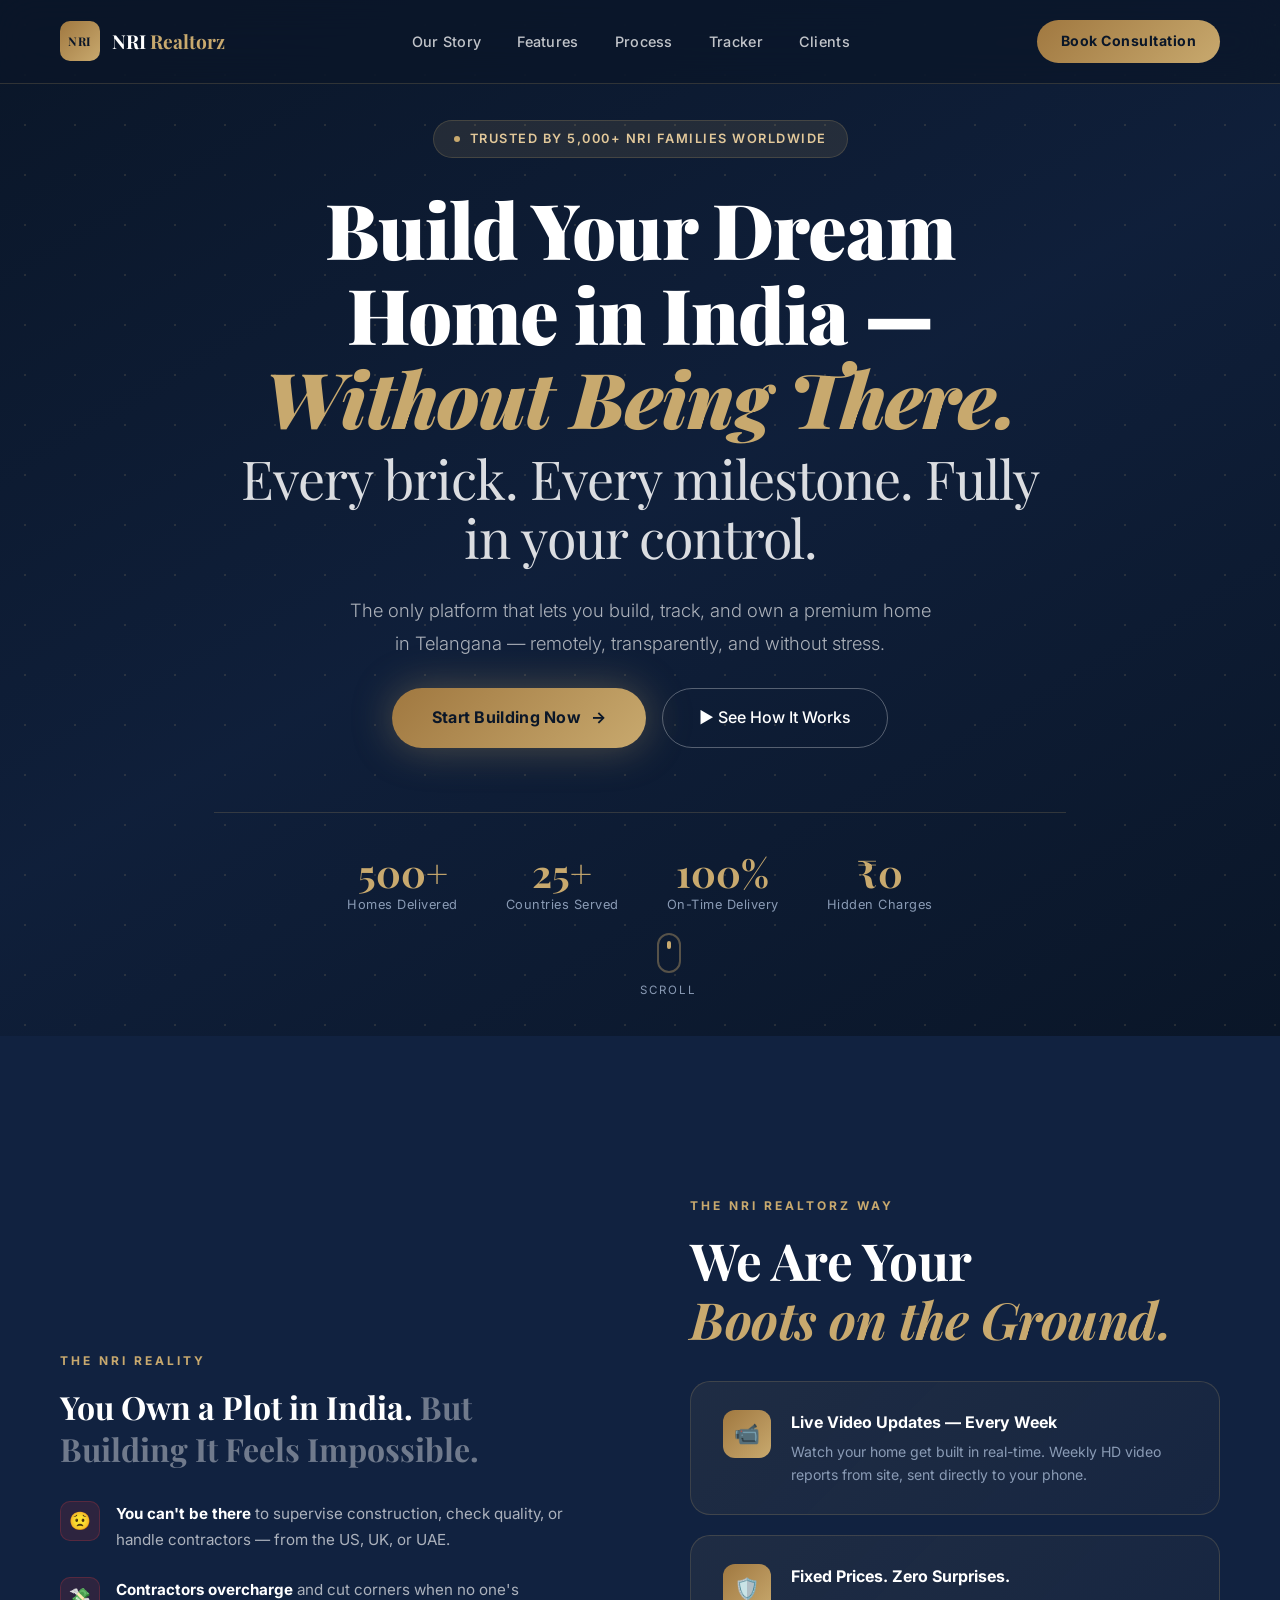
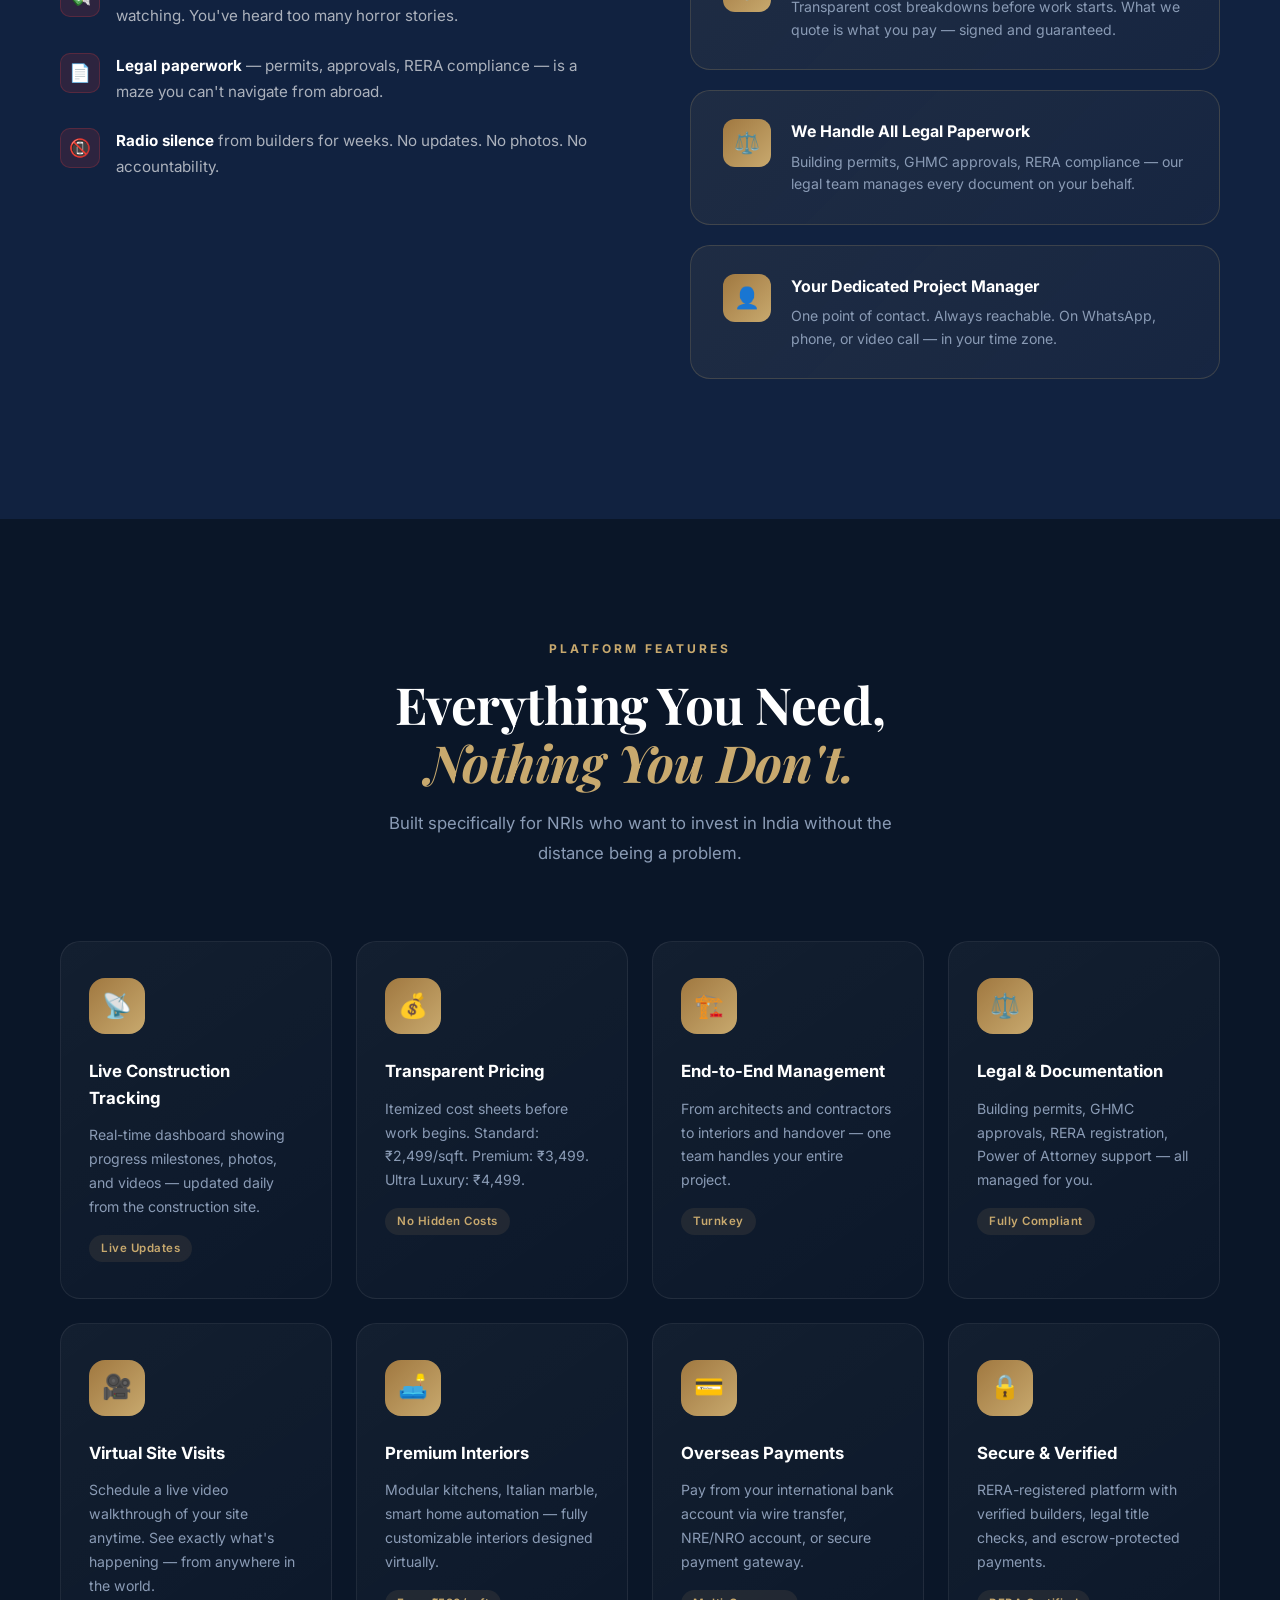
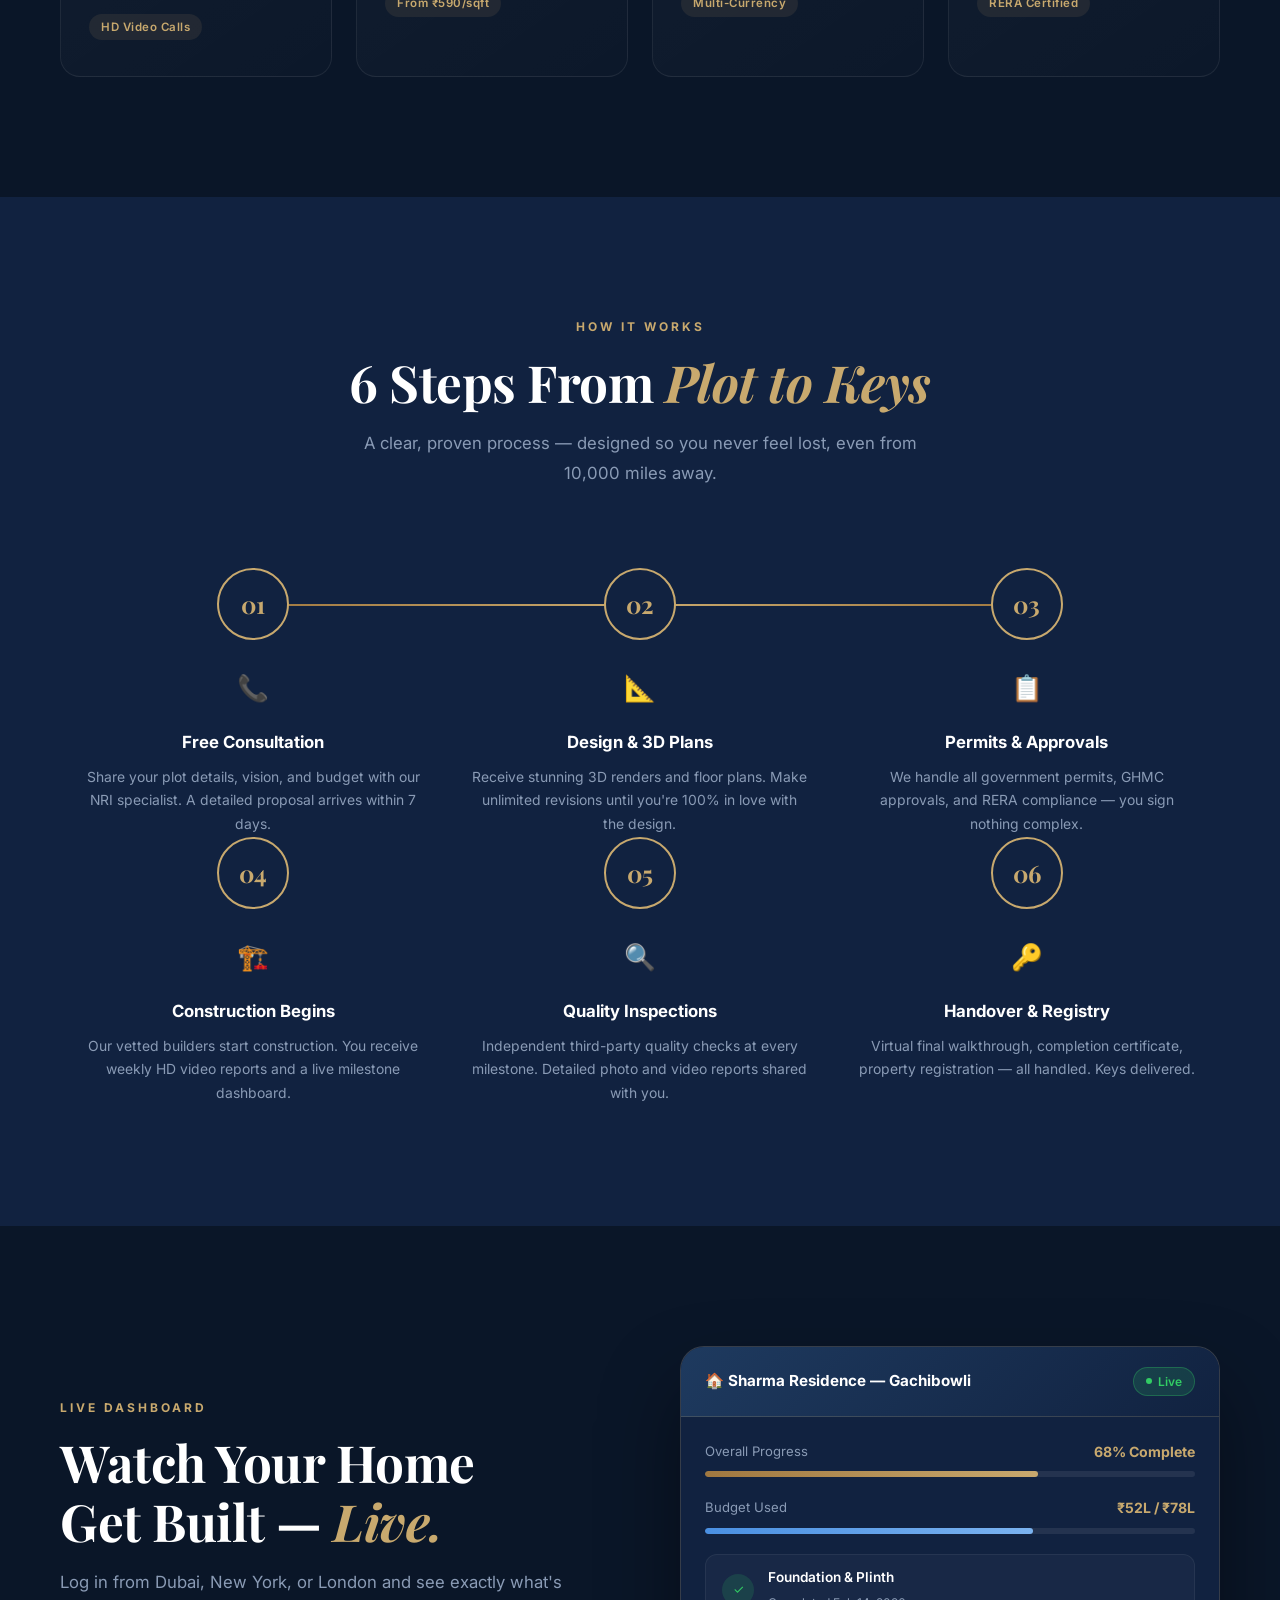
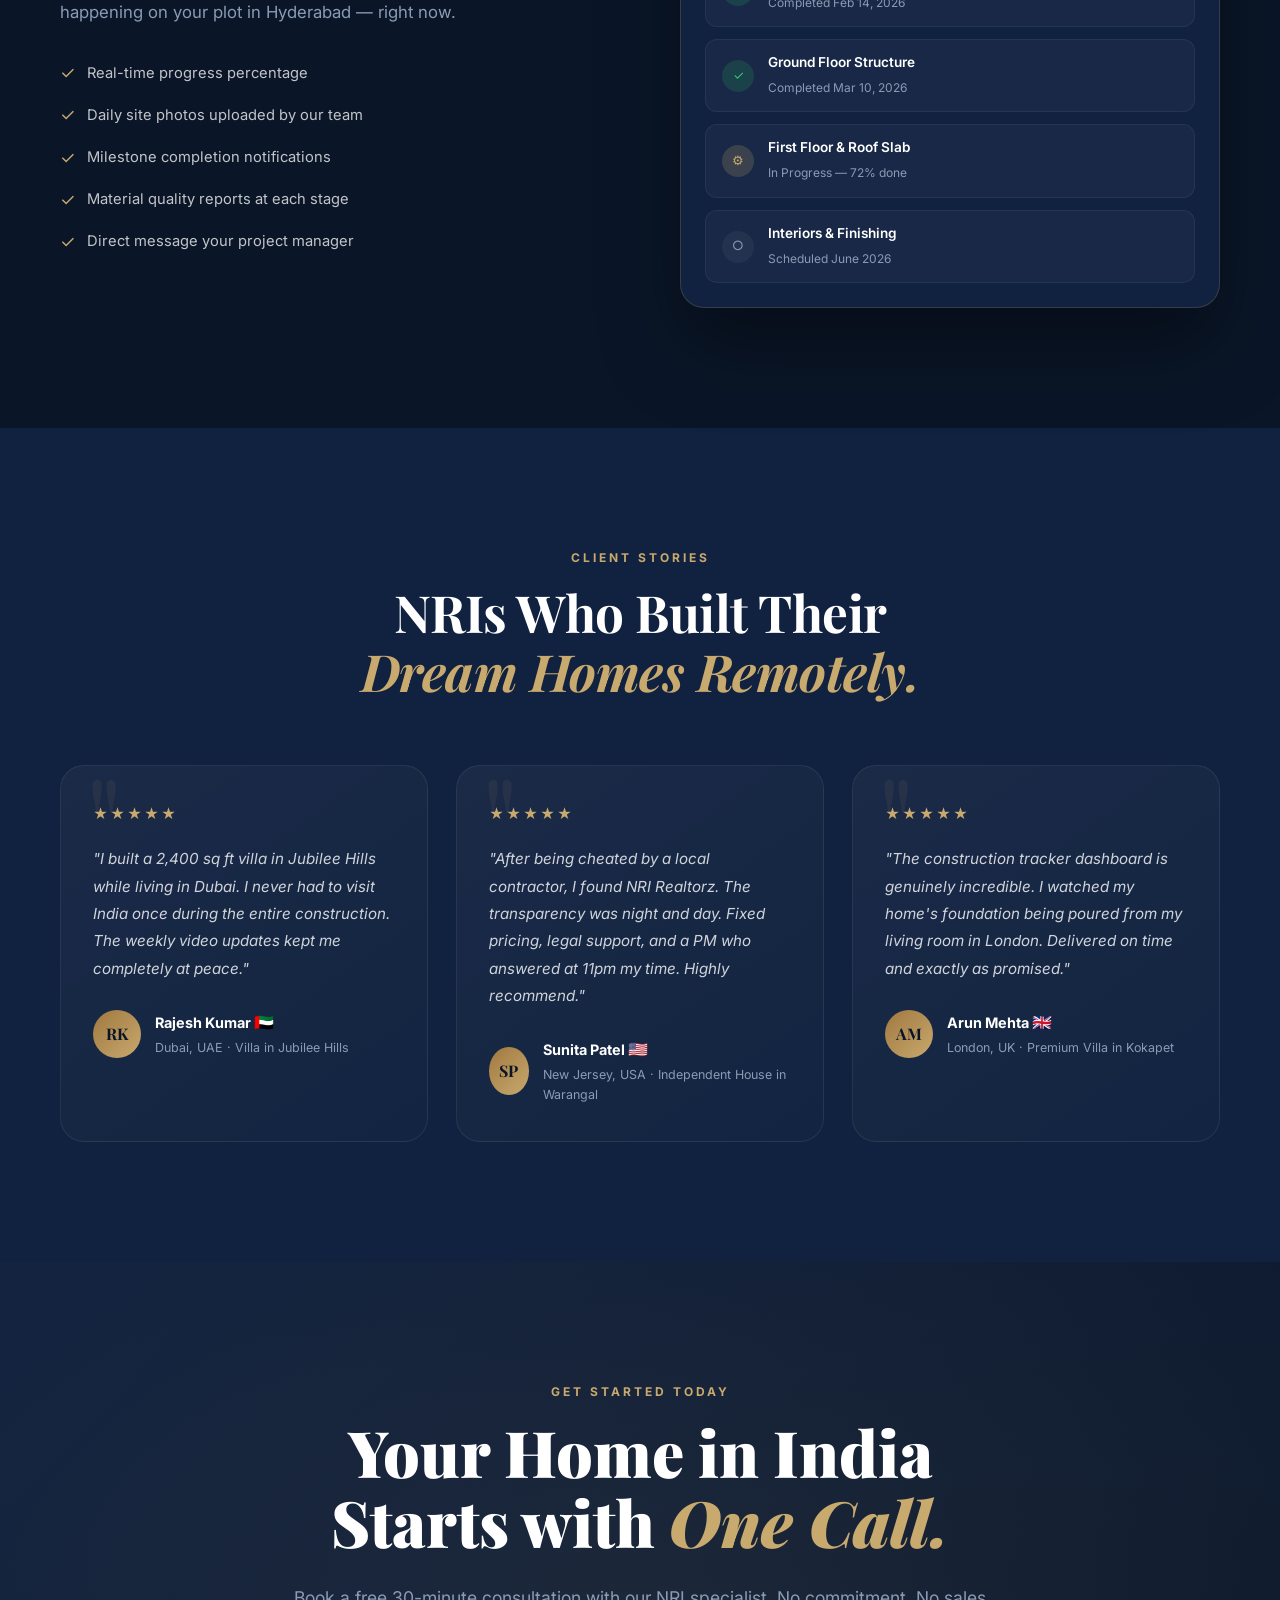
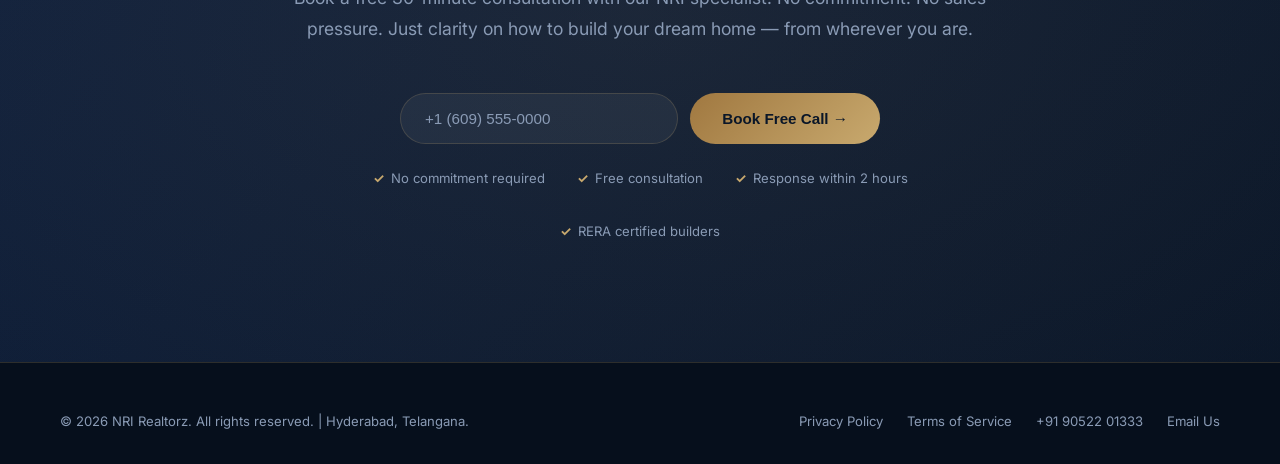
<file: nri-landing.html>
<!DOCTYPE html>
<html lang="en">
<head>
  <meta charset="UTF-8" />
  <meta name="viewport" content="width=device-width, initial-scale=1.0" />
  <title>NRI Realtorz — Build Your Dream Home in India, From Anywhere</title>
  <meta name="description" content="Build your dream home in Telangana while living abroad. Complete transparency, live construction tracking, and end-to-end management for NRIs." />
  <link rel="preconnect" href="https://fonts.googleapis.com" />
  <link href="https://fonts.googleapis.com/css2?family=Playfair+Display:wght@400;600;700;900&family=Inter:wght@300;400;500;600;700&display=swap" rel="stylesheet" />
  <style>
    *, *::before, *::after { box-sizing: border-box; margin: 0; padding: 0; }

    :root {
      --gold: #C8A96E;
      --gold-light: #E2C89A;
      --gold-dark: #A07840;
      --navy: #0A1628;
      --navy-mid: #112240;
      --navy-light: #1E3A5F;
      --white: #FFFFFF;
      --off-white: #F8F6F2;
      --text-muted: #8A9BB5;
      --border: rgba(200,169,110,0.2);
      --ff-display: 'Playfair Display', serif;
      --ff-body: 'Inter', sans-serif;
      --ease: cubic-bezier(0.25, 0.46, 0.45, 0.94);
    }

    html { scroll-behavior: smooth; }

    body {
      font-family: var(--ff-body);
      background: var(--navy);
      color: var(--white);
      overflow-x: hidden;
      line-height: 1.6;
    }

    /* ========== NAV ========== */
    nav {
      position: fixed; top: 0; left: 0; right: 0; z-index: 999;
      padding: 20px 60px;
      display: flex; align-items: center; justify-content: space-between;
      background: rgba(10,22,40,0.7);
      backdrop-filter: blur(20px);
      border-bottom: 1px solid var(--border);
      transition: all 0.3s var(--ease);
    }
    .nav-logo {
      display: flex; align-items: center; gap: 12px;
      text-decoration: none;
    }
    .nav-logo-badge {
      width: 40px; height: 40px; border-radius: 10px;
      background: linear-gradient(135deg, var(--gold-dark), var(--gold));
      display: flex; align-items: center; justify-content: center;
      font-family: var(--ff-display); font-size: 0.75rem; font-weight: 700;
      color: var(--navy); letter-spacing: 0.5px;
    }
    .nav-logo-text {
      font-family: var(--ff-display); font-size: 1.2rem; font-weight: 700;
      color: var(--white);
    }
    .nav-logo-text span { color: var(--gold); }
    .nav-links { display: flex; gap: 36px; align-items: center; }
    .nav-links a {
      color: rgba(255,255,255,0.75); text-decoration: none;
      font-size: 0.9rem; font-weight: 500; letter-spacing: 0.3px;
      transition: color 0.3s;
    }
    .nav-links a:hover { color: var(--gold); }
    .nav-cta {
      background: linear-gradient(135deg, var(--gold-dark), var(--gold));
      color: var(--navy); padding: 10px 24px; border-radius: 50px;
      text-decoration: none; font-weight: 700; font-size: 0.88rem;
      transition: all 0.3s var(--ease); letter-spacing: 0.5px;
    }
    .nav-cta:hover { transform: translateY(-2px); box-shadow: 0 8px 25px rgba(200,169,110,0.4); }

    /* ========== HERO ========== */
    #hero {
      position: relative; min-height: 100vh;
      display: flex; align-items: center; justify-content: center;
      overflow: hidden;
    }
    .hero-video-bg {
      position: absolute; inset: 0;
      background:
        linear-gradient(150deg, rgba(10,22,40,0.95) 0%, rgba(17,34,64,0.75) 50%, rgba(10,22,40,0.9) 100%),
        url('https://images.unsplash.com/photo-1600596542815-ffad4c1539a9?w=1920&q=80') center/cover no-repeat;
      z-index: 0;
    }
    .hero-particles {
      position: absolute; inset: 0; z-index: 1;
      background-image: radial-gradient(circle, rgba(200,169,110,0.15) 1px, transparent 1px);
      background-size: 50px 50px;
      animation: drift 20s linear infinite;
    }
    @keyframes drift { 0%{background-position:0 0} 100%{background-position:50px 50px} }

    .hero-content {
      position: relative; z-index: 2;
      text-align: center; max-width: 900px; margin: 0 auto;
      padding: 0 24px;
    }
    .hero-eyebrow {
      display: inline-flex; align-items: center; gap: 10px;
      background: rgba(200,169,110,0.12); border: 1px solid var(--border);
      border-radius: 50px; padding: 8px 20px;
      font-size: 0.8rem; font-weight: 600; letter-spacing: 1.5px;
      text-transform: uppercase; color: var(--gold-light);
      margin-bottom: 28px;
      animation: fadeUp 1s var(--ease) both;
    }
    .hero-eyebrow::before {
      content: ''; width: 6px; height: 6px;
      border-radius: 50%; background: var(--gold);
      animation: pulse 2s infinite;
    }
    @keyframes pulse { 0%,100%{opacity:1;transform:scale(1)} 50%{opacity:0.5;transform:scale(1.3)} }

    .hero-headline {
      font-family: var(--ff-display);
      font-size: clamp(2.8rem, 6vw, 5.5rem);
      font-weight: 900; line-height: 1.1;
      letter-spacing: -1px;
      animation: fadeUp 1s 0.2s var(--ease) both;
    }
    .hero-headline .accent { color: var(--gold); font-style: italic; }
    .hero-headline .line2 { display: block; color: rgba(255,255,255,0.85); font-size: 0.7em; font-weight: 400; margin-top: 8px; }

    .hero-sub {
      margin: 28px auto;
      font-size: 1.15rem; color: rgba(255,255,255,0.65);
      font-weight: 300; max-width: 600px; line-height: 1.8;
      animation: fadeUp 1s 0.4s var(--ease) both;
    }
    .hero-cta-group {
      display: flex; gap: 16px; justify-content: center; flex-wrap: wrap;
      animation: fadeUp 1s 0.6s var(--ease) both;
    }
    .btn-hero-primary {
      background: linear-gradient(135deg, var(--gold-dark), var(--gold));
      color: var(--navy); padding: 16px 40px; border-radius: 50px;
      font-weight: 700; font-size: 1rem; text-decoration: none;
      display: inline-flex; align-items: center; gap: 10px;
      box-shadow: 0 0 40px rgba(200,169,110,0.35);
      transition: all 0.3s var(--ease); letter-spacing: 0.3px;
    }
    .btn-hero-primary:hover { transform: translateY(-4px); box-shadow: 0 12px 40px rgba(200,169,110,0.5); }
    .btn-hero-secondary {
      border: 1.5px solid rgba(255,255,255,0.3); color: var(--white);
      padding: 16px 36px; border-radius: 50px;
      font-weight: 500; font-size: 1rem; text-decoration: none;
      transition: all 0.3s var(--ease);
      display: inline-flex; align-items: center; gap: 10px;
      backdrop-filter: blur(10px);
    }
    .btn-hero-secondary:hover { border-color: var(--gold); color: var(--gold); transform: translateY(-2px); }

    .hero-stats {
      display: flex; gap: 48px; justify-content: center;
      margin-top: 64px; padding-top: 40px;
      border-top: 1px solid var(--border);
      animation: fadeUp 1s 0.8s var(--ease) both;
    }
    .hero-stat-num {
      font-family: var(--ff-display); font-size: 2.4rem; font-weight: 700;
      color: var(--gold); line-height: 1;
    }
    .hero-stat-label { font-size: 0.8rem; color: var(--text-muted); margin-top: 4px; letter-spacing: 0.5px; }

    .hero-scroll {
      position: absolute; bottom: 36px; left: 50%; transform: translateX(-50%);
      display: flex; flex-direction: column; align-items: center; gap: 8px;
      z-index: 2; animation: fadeUp 1s 1s var(--ease) both;
    }
    .scroll-dot {
      width: 24px; height: 40px; border: 2px solid rgba(200,169,110,0.4);
      border-radius: 50px; position: relative;
    }
    .scroll-dot::after {
      content: ''; width: 4px; height: 8px; background: var(--gold);
      border-radius: 2px; position: absolute; top: 6px; left: 50%; transform:translateX(-50%);
      animation: scrollDown 2s infinite var(--ease);
    }
    @keyframes scrollDown { 0%{opacity:1;top:6px} 100%{opacity:0;top:22px} }
    .scroll-label { font-size: 0.72rem; color: var(--text-muted); letter-spacing: 2px; text-transform: uppercase; }

    @keyframes fadeUp {
      from { opacity: 0; transform: translateY(30px); }
      to { opacity: 1; transform: translateY(0); }
    }

    /* ========== SECTION BASE ========== */
    section { padding: 120px 24px; }
    .container { max-width: 1160px; margin: 0 auto; }
    .section-eyebrow {
      font-size: 0.75rem; font-weight: 700; letter-spacing: 3px;
      text-transform: uppercase; color: var(--gold);
      margin-bottom: 16px;
    }
    .section-title {
      font-family: var(--ff-display);
      font-size: clamp(2rem, 4vw, 3.2rem);
      font-weight: 700; line-height: 1.15; letter-spacing: -0.5px;
      color: var(--white);
    }
    .section-title .gold { color: var(--gold); font-style: italic; }
    .section-sub {
      font-size: 1.05rem; color: var(--text-muted);
      max-width: 560px; line-height: 1.8; margin-top: 16px;
    }

    /* ========== PROBLEM/SOLUTION ========== */
    #story { background: var(--navy-mid); }
    .story-grid {
      display: grid; grid-template-columns: 1fr 1fr; gap: 100px;
      align-items: center;
    }
    .story-problem h2 {
      font-family: var(--ff-display); font-size: 2rem; font-weight: 700;
      color: var(--white); line-height: 1.3; margin-bottom: 32px;
    }
    .story-problem h2 em { color: rgba(255,255,255,0.4); font-style: normal; }
    .pain-item {
      display: flex; gap: 16px; margin-bottom: 24px; align-items: flex-start;
    }
    .pain-icon {
      width: 40px; height: 40px; min-width: 40px;
      border-radius: 10px; background: rgba(255,60,60,0.12);
      border: 1px solid rgba(255,60,60,0.2);
      display: flex; align-items: center; justify-content: center;
      font-size: 1.1rem;
    }
    .pain-item p { font-size: 0.95rem; color: rgba(255,255,255,0.65); line-height: 1.7; }
    .pain-item strong { color: var(--white); }

    .story-divider {
      width: 2px; background: linear-gradient(to bottom, transparent, var(--gold), transparent);
      height: 100%; min-height: 400px; position: relative;
      margin: 0 auto;
    }

    .story-solution { padding-top: 40px; }
    .solution-card {
      background: linear-gradient(135deg, rgba(200,169,110,0.08), rgba(200,169,110,0.03));
      border: 1px solid var(--border);
      border-radius: 20px; padding: 28px 32px; margin-bottom: 20px;
      display: flex; gap: 20px; align-items: flex-start;
      transition: all 0.3s var(--ease);
    }
    .solution-card:hover { transform: translateX(8px); border-color: var(--gold-dark); }
    .sol-icon {
      width: 48px; height: 48px; min-width: 48px;
      border-radius: 12px; background: linear-gradient(135deg, var(--gold-dark), var(--gold));
      display: flex; align-items: center; justify-content: center;
      font-size: 1.3rem; color: var(--navy);
    }
    .sol-text h4 { font-weight: 700; color: var(--white); margin-bottom: 6px; }
    .sol-text p { font-size: 0.88rem; color: var(--text-muted); line-height: 1.6; }

    /* ========== FEATURES ========== */
    #features { background: var(--navy); }
    .features-header { text-align: center; margin-bottom: 72px; }
    .features-header .section-sub { margin: 16px auto 0; }
    .features-grid {
      display: grid; grid-template-columns: repeat(4, 1fr); gap: 24px;
    }
    .feature-card {
      background: linear-gradient(145deg, rgba(255,255,255,0.04), rgba(255,255,255,0.01));
      border: 1px solid rgba(255,255,255,0.07);
      border-radius: 20px; padding: 36px 28px;
      position: relative; overflow: hidden;
      transition: all 0.4s var(--ease);
      cursor: default;
    }
    .feature-card::before {
      content: ''; position: absolute; inset: 0;
      background: linear-gradient(135deg, rgba(200,169,110,0.07), transparent);
      opacity: 0; transition: opacity 0.3s;
    }
    .feature-card:hover::before { opacity: 1; }
    .feature-card:hover { transform: translateY(-8px); border-color: var(--border); }
    .feature-card-icon {
      width: 56px; height: 56px; border-radius: 16px;
      background: linear-gradient(135deg, var(--gold-dark), var(--gold));
      display: flex; align-items: center; justify-content: center;
      font-size: 1.5rem; margin-bottom: 24px;
      transition: transform 0.3s var(--ease);
    }
    .feature-card:hover .feature-card-icon { transform: scale(1.1) rotate(-5deg); }
    .feature-card h3 { font-weight: 700; font-size: 1.05rem; margin-bottom: 12px; color: var(--white); }
    .feature-card p { font-size: 0.88rem; color: var(--text-muted); line-height: 1.7; }
    .feature-card .tag {
      display: inline-block; margin-top: 16px;
      background: rgba(200,169,110,0.1); color: var(--gold);
      padding: 4px 12px; border-radius: 50px; font-size: 0.72rem; font-weight: 600;
      letter-spacing: 0.5px;
    }

    /* ========== PROCESS ========== */
    #process { background: var(--navy-mid); }
    .process-header { text-align: center; margin-bottom: 80px; }
    .process-header .section-sub { margin: 16px auto 0; }
    .process-steps {
      display: grid; grid-template-columns: repeat(3, 1fr); gap: 0;
      position: relative;
    }
    .process-steps::before {
      content: ''; position: absolute;
      top: 36px; left: 16.67%; right: 16.67%;
      height: 2px;
      background: linear-gradient(to right, var(--gold-dark), var(--gold), var(--gold-dark));
      z-index: 0;
    }
    .process-step { text-align: center; padding: 0 24px; position: relative; z-index: 1; }
    .step-num {
      width: 72px; height: 72px; border-radius: 50%;
      border: 2px solid var(--gold);
      background: var(--navy-mid);
      display: flex; align-items: center; justify-content: center;
      margin: 0 auto 28px;
      font-family: var(--ff-display); font-size: 1.5rem; font-weight: 700;
      color: var(--gold);
      transition: all 0.3s var(--ease);
      position: relative;
    }
    .process-step:hover .step-num {
      background: var(--gold);
      color: var(--navy);
      transform: scale(1.1);
      box-shadow: 0 0 30px rgba(200,169,110,0.4);
    }
    .step-icon {
      font-size: 1.6rem; display: block;
      margin-bottom: 20px;
    }
    .process-step h3 { font-weight: 700; font-size: 1.05rem; margin-bottom: 10px; color: var(--white); }
    .process-step p { font-size: 0.87rem; color: var(--text-muted); line-height: 1.7; }

    /* ========== TRACKER PREVIEW ========== */
    #tracker { background: var(--navy); }
    .tracker-grid { display: grid; grid-template-columns: 1fr 1fr; gap: 80px; align-items: center; }
    .tracker-ui {
      background: var(--navy-mid);
      border: 1px solid var(--border);
      border-radius: 24px; overflow: hidden;
      box-shadow: 0 40px 80px rgba(0,0,0,0.4);
    }
    .tracker-header {
      background: linear-gradient(135deg, var(--navy-light), var(--navy-mid));
      padding: 20px 24px;
      display: flex; align-items: center; justify-content: space-between;
      border-bottom: 1px solid var(--border);
    }
    .tracker-header h4 { font-weight: 700; font-size: 0.95rem; color: var(--white); }
    .tracker-badge {
      background: rgba(50,205,100,0.15); border: 1px solid rgba(50,205,100,0.3);
      color: #32CD64; padding: 4px 12px; border-radius: 20px; font-size: 0.75rem; font-weight: 600;
      display: flex; align-items: center; gap: 6px;
    }
    .tracker-badge::before { content: ''; width: 6px; height: 6px; border-radius: 50%; background: #32CD64; animation: pulse 1.5s infinite; }
    .tracker-body { padding: 24px; }
    .progress-bar-wrap { margin-bottom: 20px; }
    .progress-bar-label { display: flex; justify-content: space-between; margin-bottom: 8px; }
    .progress-bar-label span { font-size: 0.82rem; color: var(--text-muted); }
    .progress-bar-label strong { color: var(--gold); font-size: 0.88rem; }
    .progress-bar {
      height: 6px; background: rgba(255,255,255,0.08); border-radius: 3px; overflow: hidden;
    }
    .progress-fill {
      height: 100%; border-radius: 3px;
      background: linear-gradient(to right, var(--gold-dark), var(--gold));
      animation: fillBar 2s var(--ease) both;
    }
    @keyframes fillBar { from { width: 0 } }
    .milestone-list { display: flex; flex-direction: column; gap: 12px; margin-top: 20px; }
    .milestone {
      display: flex; align-items: center; gap: 14px;
      padding: 12px 16px; border-radius: 12px;
      background: rgba(255,255,255,0.03); border: 1px solid rgba(255,255,255,0.06);
    }
    .milestone-dot {
      width: 32px; height: 32px; border-radius: 50%; min-width: 32px;
      display: flex; align-items: center; justify-content: center; font-size: 0.8rem;
    }
    .milestone-dot.done { background: rgba(50,205,100,0.15); color: #32CD64; }
    .milestone-dot.active { background: rgba(200,169,110,0.2); color: var(--gold); animation: pulse 2s infinite; }
    .milestone-dot.pending { background: rgba(255,255,255,0.05); color: var(--text-muted); }
    .milestone-text span { font-size: 0.85rem; font-weight: 600; color: var(--white); display: block; }
    .milestone-text small { font-size: 0.75rem; color: var(--text-muted); }

    /* ========== TESTIMONIALS ========== */
    #testimonials { background: var(--navy-mid); }
    .testimonials-header { text-align: center; margin-bottom: 64px; }
    .testimonials-grid { display: grid; grid-template-columns: repeat(3, 1fr); gap: 28px; }
    .testimonial-card {
      background: linear-gradient(145deg, rgba(255,255,255,0.04), rgba(255,255,255,0.01));
      border: 1px solid rgba(255,255,255,0.07);
      border-radius: 24px; padding: 36px 32px;
      transition: all 0.4s var(--ease);
      position: relative;
    }
    .testimonial-card:hover { transform: translateY(-6px); border-color: var(--border); }
    .testimonial-card::before {
      content: '"'; font-family: var(--ff-display); font-size: 8rem; line-height: 1;
      color: rgba(200,169,110,0.08); position: absolute; top: -10px; left: 24px;
    }
    .testimonial-stars {
      color: var(--gold); font-size: 0.9rem; margin-bottom: 20px; letter-spacing: 2px;
    }
    .testimonial-text {
      font-size: 0.95rem; color: rgba(255,255,255,0.8); line-height: 1.8;
      font-style: italic; margin-bottom: 28px;
    }
    .testimonial-author { display: flex; align-items: center; gap: 14px; }
    .author-avatar {
      width: 48px; height: 48px; border-radius: 50%;
      background: linear-gradient(135deg, var(--gold-dark), var(--gold));
      display: flex; align-items: center; justify-content: center;
      font-family: var(--ff-display); font-weight: 700; font-size: 1rem; color: var(--navy);
    }
    .author-name { font-weight: 700; font-size: 0.9rem; color: var(--white); }
    .author-loc { font-size: 0.78rem; color: var(--text-muted); margin-top: 2px; }
    .author-flag { font-size: 1rem; }

    /* ========== CTA ========== */
    #cta {
      background: linear-gradient(135deg, var(--navy-mid), var(--navy));
      text-align: center;
      position: relative; overflow: hidden;
    }
    #cta::before {
      content: ''; position: absolute; inset: 0;
      background: radial-gradient(ellipse 80% 80% at 50% 50%, rgba(200,169,110,0.08), transparent);
    }
    .cta-content { position: relative; z-index: 1; max-width: 720px; margin: 0 auto; }
    .cta-title {
      font-family: var(--ff-display);
      font-size: clamp(2.4rem, 5vw, 4rem);
      font-weight: 900; line-height: 1.1; margin-bottom: 24px;
    }
    .cta-title span { color: var(--gold); font-style: italic; }
    .cta-sub { font-size: 1.1rem; color: var(--text-muted); line-height: 1.8; margin-bottom: 48px; }
    .cta-form {
      display: flex; gap: 12px; max-width: 480px; margin: 0 auto 24px;
    }
    .cta-form input {
      flex: 1; padding: 16px 24px; border-radius: 50px;
      border: 1.5px solid var(--border); background: rgba(255,255,255,0.05);
      color: var(--white); font-size: 0.95rem; outline: none;
      transition: border-color 0.3s;
    }
    .cta-form input::placeholder { color: var(--text-muted); }
    .cta-form input:focus { border-color: var(--gold); }
    .cta-form button {
      background: linear-gradient(135deg, var(--gold-dark), var(--gold));
      color: var(--navy); border: none; border-radius: 50px;
      padding: 16px 32px; font-weight: 700; font-size: 0.95rem;
      cursor: pointer; white-space: nowrap;
      transition: all 0.3s var(--ease);
    }
    .cta-form button:hover { box-shadow: 0 8px 30px rgba(200,169,110,0.45); transform: translateY(-2px); }
    .cta-trust {
      display: flex; gap: 32px; justify-content: center; flex-wrap: wrap;
      font-size: 0.82rem; color: var(--text-muted);
    }
    .cta-trust span { display: flex; align-items: center; gap: 6px; }
    .cta-trust span::before { content: '✓'; color: var(--gold); font-weight: 700; }

    /* ========== FOOTER ========== */
    footer {
      background: #060F1C; padding: 48px 60px 32px;
      border-top: 1px solid var(--border);
    }
    .footer-inner {
      max-width: 1160px; margin: 0 auto;
      display: flex; align-items: center; justify-content: space-between; flex-wrap: wrap; gap: 20px;
    }
    .footer-copy { font-size: 0.82rem; color: var(--text-muted); }
    .footer-links { display: flex; gap: 24px; }
    .footer-links a { font-size: 0.82rem; color: var(--text-muted); text-decoration: none; transition: color 0.3s; }
    .footer-links a:hover { color: var(--gold); }

    /* ========== REVEAL ANIMATIONS ========== */
    .reveal {
      opacity: 0; transform: translateY(40px);
      transition: all 0.8s var(--ease);
    }
    .reveal.visible { opacity: 1; transform: translateY(0); }
    .reveal-left { opacity: 0; transform: translateX(-40px); transition: all 0.8s var(--ease); }
    .reveal-left.visible { opacity: 1; transform: translateX(0); }
    .reveal-right { opacity: 0; transform: translateX(40px); transition: all 0.8s var(--ease); }
    .reveal-right.visible { opacity: 1; transform: translateX(0); }

    /* ========== RESPONSIVE ========== */
    @media (max-width: 1024px) {
      .features-grid { grid-template-columns: repeat(2, 1fr); }
      .story-grid { grid-template-columns: 1fr; gap: 60px; }
      .tracker-grid { grid-template-columns: 1fr; }
      .process-steps { grid-template-columns: repeat(2, 1fr); gap: 40px; }
      .process-steps::before { display: none; }
      nav { padding: 16px 24px; }
      .nav-links { display: none; }
    }
    @media (max-width: 768px) {
      section { padding: 80px 20px; }
      footer { padding: 32px 20px; }
      .features-grid { grid-template-columns: 1fr; }
      .testimonials-grid { grid-template-columns: 1fr; }
      .process-steps { grid-template-columns: 1fr; }
      .cta-form { flex-direction: column; }
      .hero-stats { gap: 24px; flex-wrap: wrap; }
    }
  </style>
</head>
<body>

<!-- NAV -->
<nav id="navbar">
  <a href="#" class="nav-logo">
    <div class="nav-logo-badge">NRI</div>
    <div class="nav-logo-text">NRI <span>Realtorz</span></div>
  </a>
  <div class="nav-links">
    <a href="#story">Our Story</a>
    <a href="#features">Features</a>
    <a href="#process">Process</a>
    <a href="#tracker">Tracker</a>
    <a href="#testimonials">Clients</a>
  </div>
  <a href="#cta" class="nav-cta">Book Consultation</a>
</nav>

<!-- HERO -->
<section id="hero">
  <div class="hero-video-bg"></div>
  <div class="hero-particles"></div>
  <div class="hero-content">
    <div class="hero-eyebrow">Trusted by 5,000+ NRI Families Worldwide</div>
    <h1 class="hero-headline">
      Build Your Dream Home in India —
      <em class="accent">Without Being There.</em>
      <span class="line2">Every brick. Every milestone. Fully in your control.</span>
    </h1>
    <p class="hero-sub">
      The only platform that lets you build, track, and own a premium home in Telangana — remotely, transparently, and without stress.
    </p>
    <div class="hero-cta-group">
      <a href="#cta" class="btn-hero-primary">
        Start Building Now
        <span>→</span>
      </a>
      <a href="#process" class="btn-hero-secondary">
        ▶ See How It Works
      </a>
    </div>
    <div class="hero-stats">
      <div>
        <div class="hero-stat-num">500+</div>
        <div class="hero-stat-label">Homes Delivered</div>
      </div>
      <div>
        <div class="hero-stat-num">25+</div>
        <div class="hero-stat-label">Countries Served</div>
      </div>
      <div>
        <div class="hero-stat-num">100%</div>
        <div class="hero-stat-label">On-Time Delivery</div>
      </div>
      <div>
        <div class="hero-stat-num">₹0</div>
        <div class="hero-stat-label">Hidden Charges</div>
      </div>
    </div>
  </div>
  <div class="hero-scroll">
    <div class="scroll-dot"></div>
    <span class="scroll-label">Scroll</span>
  </div>
</section>

<!-- PROBLEM / SOLUTION -->
<section id="story">
  <div class="container">
    <div class="story-grid">
      <!-- Problem -->
      <div class="story-problem reveal-left">
        <div class="section-eyebrow">The NRI Reality</div>
        <h2>You Own a Plot in India. <em>But Building It Feels Impossible.</em></h2>
        <div class="pain-item">
          <div class="pain-icon">😟</div>
          <p><strong>You can't be there</strong> to supervise construction, check quality, or handle contractors — from the US, UK, or UAE.</p>
        </div>
        <div class="pain-item">
          <div class="pain-icon">💸</div>
          <p><strong>Contractors overcharge</strong> and cut corners when no one's watching. You've heard too many horror stories.</p>
        </div>
        <div class="pain-item">
          <div class="pain-icon">📄</div>
          <p><strong>Legal paperwork</strong> — permits, approvals, RERA compliance — is a maze you can't navigate from abroad.</p>
        </div>
        <div class="pain-item">
          <div class="pain-icon">📵</div>
          <p><strong>Radio silence</strong> from builders for weeks. No updates. No photos. No accountability.</p>
        </div>
      </div>

      <!-- Solution -->
      <div class="story-solution reveal-right">
        <div class="section-eyebrow">The NRI Realtorz Way</div>
        <h2 class="section-title" style="margin-bottom:32px">We Are Your<br><span class="gold">Boots on the Ground.</span></h2>
        <div class="solution-card">
          <div class="sol-icon">📹</div>
          <div class="sol-text">
            <h4>Live Video Updates — Every Week</h4>
            <p>Watch your home get built in real-time. Weekly HD video reports from site, sent directly to your phone.</p>
          </div>
        </div>
        <div class="solution-card">
          <div class="sol-icon">🛡️</div>
          <div class="sol-text">
            <h4>Fixed Prices. Zero Surprises.</h4>
            <p>Transparent cost breakdowns before work starts. What we quote is what you pay — signed and guaranteed.</p>
          </div>
        </div>
        <div class="solution-card">
          <div class="sol-icon">⚖️</div>
          <div class="sol-text">
            <h4>We Handle All Legal Paperwork</h4>
            <p>Building permits, GHMC approvals, RERA compliance — our legal team manages every document on your behalf.</p>
          </div>
        </div>
        <div class="solution-card">
          <div class="sol-icon">👤</div>
          <div class="sol-text">
            <h4>Your Dedicated Project Manager</h4>
            <p>One point of contact. Always reachable. On WhatsApp, phone, or video call — in your time zone.</p>
          </div>
        </div>
      </div>
    </div>
  </div>
</section>

<!-- FEATURES -->
<section id="features">
  <div class="container">
    <div class="features-header reveal">
      <div class="section-eyebrow">Platform Features</div>
      <h2 class="section-title">Everything You Need,<br><span class="gold">Nothing You Don't.</span></h2>
      <p class="section-sub">Built specifically for NRIs who want to invest in India without the distance being a problem.</p>
    </div>
    <div class="features-grid">
      <div class="feature-card reveal">
        <div class="feature-card-icon">📡</div>
        <h3>Live Construction Tracking</h3>
        <p>Real-time dashboard showing progress milestones, photos, and videos — updated daily from the construction site.</p>
        <span class="tag">Live Updates</span>
      </div>
      <div class="feature-card reveal">
        <div class="feature-card-icon">💰</div>
        <h3>Transparent Pricing</h3>
        <p>Itemized cost sheets before work begins. Standard: ₹2,499/sqft. Premium: ₹3,499. Ultra Luxury: ₹4,499.</p>
        <span class="tag">No Hidden Costs</span>
      </div>
      <div class="feature-card reveal">
        <div class="feature-card-icon">🏗️</div>
        <h3>End-to-End Management</h3>
        <p>From architects and contractors to interiors and handover — one team handles your entire project.</p>
        <span class="tag">Turnkey</span>
      </div>
      <div class="feature-card reveal">
        <div class="feature-card-icon">⚖️</div>
        <h3>Legal & Documentation</h3>
        <p>Building permits, GHMC approvals, RERA registration, Power of Attorney support — all managed for you.</p>
        <span class="tag">Fully Compliant</span>
      </div>
      <div class="feature-card reveal">
        <div class="feature-card-icon">🎥</div>
        <h3>Virtual Site Visits</h3>
        <p>Schedule a live video walkthrough of your site anytime. See exactly what's happening — from anywhere in the world.</p>
        <span class="tag">HD Video Calls</span>
      </div>
      <div class="feature-card reveal">
        <div class="feature-card-icon">🛋️</div>
        <h3>Premium Interiors</h3>
        <p>Modular kitchens, Italian marble, smart home automation — fully customizable interiors designed virtually.</p>
        <span class="tag">From ₹590/sqft</span>
      </div>
      <div class="feature-card reveal">
        <div class="feature-card-icon">💳</div>
        <h3>Overseas Payments</h3>
        <p>Pay from your international bank account via wire transfer, NRE/NRO account, or secure payment gateway.</p>
        <span class="tag">Multi-Currency</span>
      </div>
      <div class="feature-card reveal">
        <div class="feature-card-icon">🔒</div>
        <h3>Secure & Verified</h3>
        <p>RERA-registered platform with verified builders, legal title checks, and escrow-protected payments.</p>
        <span class="tag">RERA Certified</span>
      </div>
    </div>
  </div>
</section>

<!-- PROCESS -->
<section id="process">
  <div class="container">
    <div class="process-header reveal">
      <div class="section-eyebrow">How It Works</div>
      <h2 class="section-title">6 Steps From <span class="gold">Plot to Keys</span></h2>
      <p class="section-sub">A clear, proven process — designed so you never feel lost, even from 10,000 miles away.</p>
    </div>
    <div class="process-steps">
      <div class="process-step reveal">
        <div class="step-num">01</div>
        <span class="step-icon">📞</span>
        <h3>Free Consultation</h3>
        <p>Share your plot details, vision, and budget with our NRI specialist. A detailed proposal arrives within 7 days.</p>
      </div>
      <div class="process-step reveal">
        <div class="step-num">02</div>
        <span class="step-icon">📐</span>
        <h3>Design & 3D Plans</h3>
        <p>Receive stunning 3D renders and floor plans. Make unlimited revisions until you're 100% in love with the design.</p>
      </div>
      <div class="process-step reveal">
        <div class="step-num">03</div>
        <span class="step-icon">📋</span>
        <h3>Permits & Approvals</h3>
        <p>We handle all government permits, GHMC approvals, and RERA compliance — you sign nothing complex.</p>
      </div>
      <div class="process-step reveal">
        <div class="step-num">04</div>
        <span class="step-icon">🏗️</span>
        <h3>Construction Begins</h3>
        <p>Our vetted builders start construction. You receive weekly HD video reports and a live milestone dashboard.</p>
      </div>
      <div class="process-step reveal">
        <div class="step-num">05</div>
        <span class="step-icon">🔍</span>
        <h3>Quality Inspections</h3>
        <p>Independent third-party quality checks at every milestone. Detailed photo and video reports shared with you.</p>
      </div>
      <div class="process-step reveal">
        <div class="step-num">06</div>
        <span class="step-icon">🔑</span>
        <h3>Handover & Registry</h3>
        <p>Virtual final walkthrough, completion certificate, property registration — all handled. Keys delivered.</p>
      </div>
    </div>
  </div>
</section>

<!-- TRACKER PREVIEW -->
<section id="tracker">
  <div class="container">
    <div class="tracker-grid">
      <div class="reveal-left">
        <div class="section-eyebrow">Live Dashboard</div>
        <h2 class="section-title">Watch Your Home<br>Get Built — <span class="gold">Live.</span></h2>
        <p class="section-sub" style="margin-bottom:32px">Log in from Dubai, New York, or London and see exactly what's happening on your plot in Hyderabad — right now.</p>
        <ul style="list-style:none;display:flex;flex-direction:column;gap:14px;">
          <li style="display:flex;align-items:center;gap:12px;color:rgba(255,255,255,0.75);font-size:0.92rem;">
            <span style="color:var(--gold);font-size:1.1rem">✓</span> Real-time progress percentage
          </li>
          <li style="display:flex;align-items:center;gap:12px;color:rgba(255,255,255,0.75);font-size:0.92rem;">
            <span style="color:var(--gold);font-size:1.1rem">✓</span> Daily site photos uploaded by our team
          </li>
          <li style="display:flex;align-items:center;gap:12px;color:rgba(255,255,255,0.75);font-size:0.92rem;">
            <span style="color:var(--gold);font-size:1.1rem">✓</span> Milestone completion notifications
          </li>
          <li style="display:flex;align-items:center;gap:12px;color:rgba(255,255,255,0.75);font-size:0.92rem;">
            <span style="color:var(--gold);font-size:1.1rem">✓</span> Material quality reports at each stage
          </li>
          <li style="display:flex;align-items:center;gap:12px;color:rgba(255,255,255,0.75);font-size:0.92rem;">
            <span style="color:var(--gold);font-size:1.1rem">✓</span> Direct message your project manager
          </li>
        </ul>
      </div>
      <div class="reveal-right">
        <div class="tracker-ui">
          <div class="tracker-header">
            <h4>🏠 Sharma Residence — Gachibowli</h4>
            <div class="tracker-badge">Live</div>
          </div>
          <div class="tracker-body">
            <div class="progress-bar-wrap">
              <div class="progress-bar-label">
                <span>Overall Progress</span>
                <strong>68% Complete</strong>
              </div>
              <div class="progress-bar">
                <div class="progress-fill" style="width:68%"></div>
              </div>
            </div>
            <div class="progress-bar-wrap">
              <div class="progress-bar-label">
                <span>Budget Used</span>
                <strong>₹52L / ₹78L</strong>
              </div>
              <div class="progress-bar">
                <div class="progress-fill" style="width:67%;background:linear-gradient(to right,#4A90E2,#7BB3F0)"></div>
              </div>
            </div>
            <div class="milestone-list">
              <div class="milestone">
                <div class="milestone-dot done">✓</div>
                <div class="milestone-text">
                  <span>Foundation & Plinth</span>
                  <small>Completed Feb 14, 2026</small>
                </div>
              </div>
              <div class="milestone">
                <div class="milestone-dot done">✓</div>
                <div class="milestone-text">
                  <span>Ground Floor Structure</span>
                  <small>Completed Mar 10, 2026</small>
                </div>
              </div>
              <div class="milestone">
                <div class="milestone-dot active">⚙</div>
                <div class="milestone-text">
                  <span>First Floor & Roof Slab</span>
                  <small>In Progress — 72% done</small>
                </div>
              </div>
              <div class="milestone">
                <div class="milestone-dot pending">○</div>
                <div class="milestone-text">
                  <span>Interiors & Finishing</span>
                  <small>Scheduled June 2026</small>
                </div>
              </div>
            </div>
          </div>
        </div>
      </div>
    </div>
  </div>
</section>

<!-- TESTIMONIALS -->
<section id="testimonials">
  <div class="container">
    <div class="testimonials-header reveal">
      <div class="section-eyebrow">Client Stories</div>
      <h2 class="section-title">NRIs Who Built Their<br><span class="gold">Dream Homes Remotely.</span></h2>
    </div>
    <div class="testimonials-grid">
      <div class="testimonial-card reveal">
        <div class="testimonial-stars">★★★★★</div>
        <p class="testimonial-text">"I built a 2,400 sq ft villa in Jubilee Hills while living in Dubai. I never had to visit India once during the entire construction. The weekly video updates kept me completely at peace."</p>
        <div class="testimonial-author">
          <div class="author-avatar">RK</div>
          <div>
            <div class="author-name">Rajesh Kumar <span class="author-flag">🇦🇪</span></div>
            <div class="author-loc">Dubai, UAE · Villa in Jubilee Hills</div>
          </div>
        </div>
      </div>
      <div class="testimonial-card reveal">
        <div class="testimonial-stars">★★★★★</div>
        <p class="testimonial-text">"After being cheated by a local contractor, I found NRI Realtorz. The transparency was night and day. Fixed pricing, legal support, and a PM who answered at 11pm my time. Highly recommend."</p>
        <div class="testimonial-author">
          <div class="author-avatar">SP</div>
          <div>
            <div class="author-name">Sunita Patel <span class="author-flag">🇺🇸</span></div>
            <div class="author-loc">New Jersey, USA · Independent House in Warangal</div>
          </div>
        </div>
      </div>
      <div class="testimonial-card reveal">
        <div class="testimonial-stars">★★★★★</div>
        <p class="testimonial-text">"The construction tracker dashboard is genuinely incredible. I watched my home's foundation being poured from my living room in London. Delivered on time and exactly as promised."</p>
        <div class="testimonial-author">
          <div class="author-avatar">AM</div>
          <div>
            <div class="author-name">Arun Mehta <span class="author-flag">🇬🇧</span></div>
            <div class="author-loc">London, UK · Premium Villa in Kokapet</div>
          </div>
        </div>
      </div>
    </div>
  </div>
</section>

<!-- CTA -->
<section id="cta">
  <div class="container">
    <div class="cta-content reveal">
      <div class="section-eyebrow">Get Started Today</div>
      <h2 class="cta-title">Your Home in India<br>Starts with <span>One Call.</span></h2>
      <p class="cta-sub">Book a free 30-minute consultation with our NRI specialist. No commitment. No sales pressure. Just clarity on how to build your dream home — from wherever you are.</p>
      <form class="cta-form" onsubmit="handleCTA(event)">
        <input type="tel" id="ctaPhone" placeholder="+1 (609) 555-0000" />
        <button type="submit">Book Free Call →</button>
      </form>
      <div class="cta-trust">
        <span>No commitment required</span>
        <span>Free consultation</span>
        <span>Response within 2 hours</span>
        <span>RERA certified builders</span>
      </div>
    </div>
  </div>
</section>

<!-- FOOTER -->
<footer>
  <div class="footer-inner">
    <div class="footer-copy">© 2026 NRI Realtorz. All rights reserved. | Hyderabad, Telangana.</div>
    <div class="footer-links">
      <a href="#">Privacy Policy</a>
      <a href="#">Terms of Service</a>
      <a href="tel:+919052201333">+91 90522 01333</a>
      <a href="mailto:amarender.gade@gmail.com">Email Us</a>
    </div>
  </div>
</footer>

<script>
  // Scroll reveal
  const revealEls = document.querySelectorAll('.reveal, .reveal-left, .reveal-right');
  const io = new IntersectionObserver((entries) => {
    entries.forEach((e, i) => {
      if (e.isIntersecting) {
        setTimeout(() => e.target.classList.add('visible'), i * 80);
        io.unobserve(e.target);
      }
    });
  }, { threshold: 0.12 });
  revealEls.forEach(el => io.observe(el));

  // Navbar scroll effect
  window.addEventListener('scroll', () => {
    const nav = document.getElementById('navbar');
    if (window.scrollY > 60) {
      nav.style.background = 'rgba(10,22,40,0.97)';
      nav.style.padding = '14px 60px';
    } else {
      nav.style.background = 'rgba(10,22,40,0.7)';
      nav.style.padding = '20px 60px';
    }
  });

  // Animated stat counters
  function animateCount(el, target, suffix = '') {
    let start = 0;
    const duration = 2200;
    const step = () => {
      const progress = Math.min((Date.now() - startTime) / duration, 1);
      const ease = 1 - Math.pow(1 - progress, 3);
      el.textContent = Math.floor(ease * target) + suffix;
      if (progress < 1) requestAnimationFrame(step);
    };
    const startTime = Date.now();
    requestAnimationFrame(step);
  }

  const statsSection = document.querySelector('.hero-stats');
  const statsObs = new IntersectionObserver(entries => {
    if (entries[0].isIntersecting) {
      const nums = document.querySelectorAll('.hero-stat-num');
      animateCount(nums[0], 500, '+');
      animateCount(nums[1], 25, '+');
      nums[2].textContent = '100%';
      nums[3].textContent = '₹0';
      statsObs.disconnect();
    }
  }, { threshold: 0.5 });
  statsObs.observe(statsSection);

  // CTA Handler
  function handleCTA(e) {
    e.preventDefault();
    const phone = document.getElementById('ctaPhone').value.trim();
    if (!phone) { alert('Please enter your phone number.'); return; }
    const btn = e.target.querySelector('button');
    btn.textContent = '✓ Request Received!';
    btn.style.background = 'linear-gradient(135deg, #2D8C4E, #32CD64)';
    setTimeout(() => {
      btn.textContent = 'Book Free Call →';
      btn.style.background = '';
      document.getElementById('ctaPhone').value = '';
    }, 3000);
  }
</script>
</body>
</html>
</file>
<file: style.css>
/* ============================================
   NRI REALTORZ - Tesla × MagicBricks Design
   ============================================ */
@import url('https://fonts.googleapis.com/css2?family=Inter:wght@300;400;500;600;700;800&family=Playfair+Display:ital,wght@0,400;0,600;0,700;0,900;1,400;1,700&display=swap');

:root {
  --primary: #0A1F3F;
  --primary-light: #1A3A5C;
  --primary-dark: #061529;
  --accent: #C8A96E;
  --accent-light: #E8D5A8;
  --accent-dark: #A8894E;
  --bg: #FAFBFC;
  --bg-dark: #0D0D0D;
  --surface: #FFFFFF;
  --text: #1A1A2E;
  --text-secondary: #6B7280;
  --text-light: #9CA3AF;
  --success: #10B981;
  --error: #EF4444;
  --warning: #F59E0B;
  --border: #E5E7EB;
  --border-dark: rgba(255,255,255,0.1);
  --shadow-sm: 0 1px 3px rgba(10,31,63,0.08);
  --shadow-md: 0 4px 14px rgba(10,31,63,0.1);
  --shadow-lg: 0 10px 40px rgba(10,31,63,0.12);
  --shadow-xl: 0 20px 60px rgba(10,31,63,0.15);
  --radius-sm: 8px;
  --radius-md: 12px;
  --radius-lg: 16px;
  --radius-xl: 24px;
  --font-primary: 'Inter', -apple-system, sans-serif;
  --font-display: 'Playfair Display', Georgia, serif;
  --transition: 0.3s cubic-bezier(0.4, 0, 0.2, 1);
  --transition-slow: 0.6s cubic-bezier(0.25, 0.46, 0.45, 0.94);
}

*, *::before, *::after { box-sizing: border-box; margin: 0; padding: 0; }
html { scroll-behavior: smooth; font-size: 16px; }
body { font-family: var(--font-primary); color: var(--text); background: var(--bg); line-height: 1.6; overflow-x: hidden; -webkit-font-smoothing: antialiased; }
img { max-width: 100%; height: auto; display: block; }
a { text-decoration: none; color: inherit; transition: var(--transition); }
button { cursor: pointer; border: none; background: none; font-family: inherit; }

/* ===== LOADER ===== */
.page-loader {
  position: fixed; inset: 0; background: var(--bg-dark);
  display: flex; align-items: center; justify-content: center;
  z-index: 9999; transition: opacity 0.5s, visibility 0.5s;
}
.page-loader.hidden { opacity: 0; visibility: hidden; pointer-events: none; }
.loader-spinner {
  width: 40px; height: 40px; border-radius: 50%;
  border: 2px solid rgba(200,169,110,0.2);
  border-top-color: var(--accent);
  animation: spin 0.8s linear infinite;
}
@keyframes spin { to { transform: rotate(360deg); } }

/* ===== NAVBAR ===== */
.navbar {
  position: fixed; top: 0; left: 0; right: 0; z-index: 900;
  padding: 0 60px; height: 72px;
  display: flex; align-items: center; justify-content: space-between;
  background: rgba(0,0,0,0.05);
  backdrop-filter: blur(20px);
  transition: all 0.4s var(--transition);
}
.navbar.scrolled {
  background: rgba(10,22,40,0.97);
  box-shadow: 0 4px 30px rgba(0,0,0,0.3);
}
.nav-logo { display: flex; align-items: center; gap: 12px; }
.nav-logo-icon {
  width: 40px; height: 40px; border-radius: 10px;
  background: linear-gradient(135deg, var(--accent-dark), var(--accent));
  display: flex; align-items: center; justify-content: center;
  font-size: 0.72rem; font-weight: 800; color: var(--primary-dark);
  letter-spacing: 0.5px; font-family: var(--font-primary);
}
.nav-logo-text { font-family: var(--font-display); font-size: 1.2rem; font-weight: 700; color: #fff; }
.nav-logo-text span { color: var(--accent); }
.nav-links { display: flex; gap: 32px; align-items: center; }
.nav-links a { color: rgba(255,255,255,0.8); font-size: 0.875rem; font-weight: 500; transition: color 0.2s; letter-spacing: 0.2px; }
.nav-links a:hover, .nav-links a.active { color: #fff; }
.nav-cta {
  background: rgba(255,255,255,0.12); color: #fff;
  border: 1.5px solid rgba(255,255,255,0.25);
  padding: 9px 24px; border-radius: 50px;
  font-size: 0.875rem; font-weight: 600;
  transition: all 0.25s;
}
.nav-cta:hover { background: var(--accent); border-color: var(--accent); color: var(--primary-dark); }
.hamburger { display: none; flex-direction: column; gap: 5px; padding: 6px; }
.hamburger span { display: block; width: 22px; height: 2px; background: #fff; border-radius: 2px; transition: 0.3s; }

/* ===== PAGE SYSTEM ===== */
.page { display: none; }
.page.active { display: block; }

/* ===== HERO — TESLA STYLE ===== */
.hero {
  position: relative; height: 100vh; min-height: 700px;
  display: flex; flex-direction: column;
  overflow: hidden;
}
.hero-bg {
  position: absolute; inset: 0;
  background-size: cover; background-position: center;
  transition: opacity 2s ease;
  opacity: 0;
}
.hero-bg-active { opacity: 1; }
.hero-overlay {
  position: absolute; inset: 0;
  background: linear-gradient(180deg,
    rgba(0,0,0,0.15) 0%,
    rgba(0,0,0,0.35) 40%,
    rgba(0,0,0,0.7) 100%);
}
.hero-particles { position: absolute; inset: 0; overflow: hidden; }
.hero-particle {
  position: absolute; border-radius: 50%; opacity: 0;
  background: radial-gradient(circle, rgba(200,169,110,0.6), transparent);
  animation: float var(--duration, 8s) var(--delay, 0s) infinite ease-in-out;
}
@keyframes float {
  0%,100% { opacity: 0; transform: translateY(0) scale(0.5); }
  50% { opacity: 0.4; transform: translateY(-80px) scale(1); }
}
.hero-content {
  position: relative; z-index: 2;
  flex: 1; display: flex; flex-direction: column;
  align-items: center; justify-content: center;
  text-align: center; padding: 100px 24px 0;
}
.hero-badge {
  display: inline-flex; align-items: center; gap: 8px;
  background: rgba(200,169,110,0.15); border: 1px solid rgba(200,169,110,0.3);
  border-radius: 50px; padding: 7px 18px;
  font-size: 0.78rem; font-weight: 600; color: var(--accent-light);
  letter-spacing: 0.5px; margin-bottom: 24px;
}
.hero-badge .dot { width: 6px; height: 6px; border-radius: 50%; background: var(--accent); animation: pulse 2s infinite; }
@keyframes pulse { 0%,100%{opacity:1;transform:scale(1)} 50%{opacity:0.5;transform:scale(1.4)} }

.hero h1 {
  font-family: var(--font-display);
  font-size: clamp(2.6rem, 6vw, 5.2rem);
  font-weight: 900; color: #fff; line-height: 1.08;
  letter-spacing: -1.5px; max-width: 860px;
}
.hero h1 .highlight {
  color: var(--accent); font-style: italic;
  background: linear-gradient(135deg, var(--accent-dark), var(--accent-light));
  -webkit-background-clip: text; -webkit-text-fill-color: transparent;
  background-clip: text;
}
.hero-subtitle {
  margin-top: 20px; font-size: 1.05rem; color: rgba(255,255,255,0.65);
  font-weight: 300; max-width: 560px; line-height: 1.8;
}
.hero-slide-label {
  margin-top: 16px; font-size: 0.88rem; color: var(--accent-light);
  letter-spacing: 1px; font-weight: 500;
  transition: opacity 0.5s;
}

/* HERO SEARCH PANEL — MagicBricks style */
.hero-search {
  margin-top: 36px; width: 100%; max-width: 820px;
  background: rgba(255,255,255,0.97);
  border-radius: 20px; overflow: hidden;
  box-shadow: 0 24px 60px rgba(0,0,0,0.3);
  backdrop-filter: blur(20px);
}
.search-tabs {
  display: flex; background: #fff;
  border-bottom: 1px solid var(--border);
}
.search-tab {
  flex: 1; padding: 14px 12px;
  font-size: 0.875rem; font-weight: 600;
  color: var(--text-secondary); border: none;
  background: none; cursor: pointer;
  transition: all 0.2s; position: relative;
  border-radius: 0;
}
.search-tab.active { color: var(--primary); }
.search-tab.active::after {
  content: ''; position: absolute; bottom: 0; left: 10%; right: 10%;
  height: 3px; background: var(--accent); border-radius: 2px 2px 0 0;
}
.search-tab:hover:not(.active) { background: var(--bg); color: var(--text); }
.search-tab.build-tab { background: var(--primary); color: var(--accent) !important; }
.search-tab.build-tab.active::after { background: var(--accent); }

.search-bar {
  display: flex; align-items: center; gap: 0; padding: 12px 12px 12px;
}
.search-bar input, .search-bar select {
  flex: 1; height: 48px; padding: 0 16px;
  border: 1.5px solid var(--border); border-radius: var(--radius-md);
  font-size: 0.9rem; color: var(--text);
  background: var(--bg); outline: none; transition: border-color 0.2s;
  font-family: var(--font-primary);
}
.search-bar input:focus, .search-bar select:focus { border-color: var(--accent); }
.search-bar input { flex: 2.5; border-radius: var(--radius-md) 0 0 var(--radius-md); border-right: none; }
.search-bar select { border-radius: 0; min-width: 160px; }
.search-btn {
  height: 48px; padding: 0 28px;
  background: linear-gradient(135deg, var(--primary), var(--primary-light));
  color: #fff; font-weight: 700; font-size: 0.9rem;
  border-radius: 0 var(--radius-md) var(--radius-md) 0;
  transition: all 0.25s; display: flex; align-items: center; gap: 8px;
  white-space: nowrap;
}
.search-btn:hover { background: linear-gradient(135deg, var(--accent-dark), var(--accent)); color: var(--primary-dark); }

/* Sell/Rent quick upload in search */
.upload-prompt {
  display: none; padding: 16px 20px;
  background: linear-gradient(135deg, #fef9f0, #fffdf8);
  border-top: 1px solid #f0e8d8;
  align-items: center; gap: 16px; flex-wrap: wrap;
}
.upload-prompt.visible { display: flex; }
.upload-prompt p { font-size: 0.88rem; color: var(--text-secondary); flex: 1; }
.upload-prompt p strong { color: var(--text); }
.btn-upload-quick {
  background: linear-gradient(135deg, var(--accent-dark), var(--accent));
  color: var(--primary-dark); padding: 10px 24px; border-radius: 50px;
  font-size: 0.85rem; font-weight: 700; display: flex; align-items: center; gap: 8px;
  transition: all 0.25s; white-space: nowrap;
}
.btn-upload-quick:hover { box-shadow: 0 6px 20px rgba(200,169,110,0.4); transform: translateY(-2px); }

.hero-stats {
  position: relative; z-index: 2;
  display: flex; gap: 0; padding: 0 0 0;
  border-top: 1px solid rgba(255,255,255,0.1);
  margin-top: auto;
}
.hero-stat {
  flex: 1; text-align: center; padding: 20px 24px;
  border-right: 1px solid rgba(255,255,255,0.1);
  background: rgba(0,0,0,0.4); backdrop-filter: blur(10px);
}
.hero-stat:last-child { border-right: none; }
.hero-stat-value { font-family: var(--font-display); font-size: 1.8rem; font-weight: 700; color: var(--accent); }
.hero-stat-label { font-size: 0.72rem; color: rgba(255,255,255,0.6); margin-top: 4px; letter-spacing: 0.5px; text-transform: uppercase; }

/* ===== PRIORITY SECTIONS — Tesla full-bleed ===== */
.priority-section {
  position: relative; height: 100vh; min-height: 640px;
  display: flex; flex-direction: column;
  overflow: hidden;
}
.priority-bg {
  position: absolute; inset: 0;
  background-size: cover; background-position: center;
}
.priority-overlay {
  position: absolute; inset: 0;
  background: linear-gradient(to bottom, rgba(0,0,0,0.1), rgba(0,0,0,0.65));
}
.priority-content {
  position: relative; z-index: 2;
  flex: 1; display: flex; flex-direction: column;
  align-items: center; justify-content: center;
  text-align: center; padding: 80px 24px 16px;
}
.priority-content h2 {
  font-family: var(--font-display);
  font-size: clamp(2.2rem, 5vw, 4rem);
  color: #fff; font-weight: 900; line-height: 1.1;
  letter-spacing: -0.5px; margin-bottom: 16px;
}
.priority-content h2 em { color: var(--accent); font-style: italic; }
.priority-content p {
  font-size: 1rem; color: rgba(255,255,255,0.7); max-width: 500px; line-height: 1.7;
  margin-bottom: 36px;
}
.priority-cta-row { display: flex; gap: 16px; flex-wrap: wrap; justify-content: center; }
.btn-primary-priority {
  padding: 14px 36px; border-radius: 50px;
  background: #fff; color: var(--primary-dark);
  font-weight: 700; font-size: 0.95rem;
  transition: all 0.25s; letter-spacing: 0.3px;
}
.btn-primary-priority:hover { background: var(--accent); transform: translateY(-2px); box-shadow: 0 8px 24px rgba(200,169,110,0.4); }
.btn-outline-priority {
  padding: 14px 36px; border-radius: 50px;
  border: 1.5px solid rgba(255,255,255,0.5);
  color: #fff; font-weight: 600; font-size: 0.95rem;
  transition: all 0.25s;
}
.btn-outline-priority:hover { border-color: #fff; background: rgba(255,255,255,0.12); }

.priority-bottom {
  position: relative; z-index: 2;
  display: flex; justify-content: center; padding: 20px 24px 28px; gap: 40px;
}
.priority-stat { text-align: center; }
.priority-stat-val { font-family: var(--font-display); font-size: 1.6rem; font-weight: 700; color: #fff; }
.priority-stat-lbl { font-size: 0.72rem; color: rgba(255,255,255,0.6); letter-spacing: 0.5px; text-transform: uppercase; }

/* ===== SECTION BASE ===== */
.section { padding: 100px 24px; }
.container { max-width: 1160px; margin: 0 auto; }
.section-header { margin-bottom: 56px; }
.section-header.centered { text-align: center; }
.section-header.centered .section-subtitle { margin: 12px auto 0; }
.section-badge {
  display: inline-block; background: rgba(200,169,110,0.12);
  border: 1px solid rgba(200,169,110,0.3); color: var(--accent-dark);
  padding: 5px 14px; border-radius: 50px;
  font-size: 0.75rem; font-weight: 700; letter-spacing: 1.5px;
  text-transform: uppercase; margin-bottom: 14px;
}
.section-title {
  font-family: var(--font-display);
  font-size: clamp(1.8rem, 3.5vw, 3rem);
  font-weight: 700; color: var(--primary); line-height: 1.15;
  letter-spacing: -0.5px;
}
.section-subtitle { font-size: 1rem; color: var(--text-secondary); max-width: 520px; line-height: 1.7; margin-top: 12px; }

/* ===== PROPERTY CARDS — MagicBricks inspired ===== */
.properties-grid { display: grid; grid-template-columns: repeat(3, 1fr); gap: 28px; }
.prop-card {
  background: var(--surface); border-radius: var(--radius-xl);
  overflow: hidden; box-shadow: var(--shadow-sm);
  border: 1px solid var(--border);
  transition: all 0.35s var(--transition); position: relative;
}
.prop-card:hover { transform: translateY(-6px); box-shadow: var(--shadow-xl); }
.prop-card-img {
  position: relative; height: 220px; overflow: hidden;
  background: linear-gradient(135deg, #1a2a4a, #2a4a6c);
}
.prop-card-img img { width: 100%; height: 100%; object-fit: cover; transition: transform 0.5s var(--transition); }
.prop-card:hover .prop-card-img img { transform: scale(1.05); }
.prop-badge {
  position: absolute; top: 14px; left: 14px;
  padding: 4px 12px; border-radius: 50px;
  font-size: 0.7rem; font-weight: 700; letter-spacing: 0.5px;
  text-transform: uppercase;
}
.prop-badge.verified { background: #10B981; color: #fff; }
.prop-badge.featured { background: var(--accent); color: var(--primary-dark); }
.prop-badge.buildmyhome { background: var(--primary); color: var(--accent); }
.prop-badge.rent { background: #7C3AED; color: #fff; }
.prop-badge.sell { background: #DC2626; color: #fff; }
.prop-wishlist {
  position: absolute; top: 14px; right: 14px;
  width: 36px; height: 36px; border-radius: 50%;
  background: rgba(255,255,255,0.9);
  display: flex; align-items: center; justify-content: center;
  font-size: 1rem; cursor: pointer; transition: all 0.2s;
  box-shadow: 0 2px 8px rgba(0,0,0,0.15);
}
.prop-wishlist:hover { transform: scale(1.15); background: #fff; }
.prop-wishlist.active { color: #ef4444; }
.prop-card-body { padding: 20px; }
.prop-price { font-family: var(--font-display); font-size: 1.5rem; font-weight: 700; color: var(--primary); }
.prop-price-sub { font-size: 0.78rem; color: var(--text-secondary); font-weight: 400; }
.prop-title { font-size: 0.95rem; font-weight: 600; color: var(--text); margin: 6px 0 4px; line-height: 1.4; }
.prop-location { font-size: 0.83rem; color: var(--text-secondary); display: flex; align-items: center; gap: 4px; }
.prop-location::before { content: '📍'; font-size: 0.8rem; }
.prop-meta { display: flex; gap: 16px; margin: 14px 0 16px; padding-top: 14px; border-top: 1px solid var(--border); flex-wrap: wrap; }
.prop-meta-item { font-size: 0.8rem; color: var(--text-secondary); display: flex; align-items: center; gap: 5px; }
.prop-meta-icon { font-size: 0.9rem; }
.prop-actions { display: flex; gap: 10px; }
.btn-tour { flex: 1; text-align: center; padding: 10px; border-radius: var(--radius-md); background: var(--primary); color: #fff; font-size: 0.82rem; font-weight: 600; transition: all 0.2s; }
.btn-tour:hover { background: var(--primary-light); }
.btn-contact { flex: 1; text-align: center; padding: 10px; border-radius: var(--radius-md); border: 1.5px solid var(--border); color: var(--text); font-size: 0.82rem; font-weight: 600; transition: all 0.2s; }
.btn-contact:hover { border-color: var(--accent); color: var(--accent-dark); }

/* ===== PRICE TRENDS — MagicBricks Localities ===== */
.price-trends-grid { display: grid; grid-template-columns: repeat(4, 1fr); gap: 20px; }
.price-trend-card {
  background: var(--surface); border: 1px solid var(--border);
  border-radius: var(--radius-lg); padding: 20px;
  transition: all 0.3s; cursor: pointer;
}
.price-trend-card:hover { box-shadow: var(--shadow-lg); border-color: var(--accent); transform: translateY(-3px); }
.ptc-city { font-size: 0.75rem; color: var(--text-secondary); text-transform: uppercase; letter-spacing: 0.8px; font-weight: 600; margin-bottom: 4px; }
.ptc-locality { font-size: 1rem; font-weight: 700; color: var(--primary); margin-bottom: 10px; }
.ptc-price { font-family: var(--font-display); font-size: 1.35rem; font-weight: 700; color: var(--primary); }
.ptc-psf { font-size: 0.78rem; color: var(--text-secondary); }
.ptc-trend { display: flex; align-items: center; gap: 6px; margin-top: 8px; padding-top: 8px; border-top: 1px solid var(--border); font-size: 0.8rem; font-weight: 600; }
.ptc-trend.up { color: #10B981; }
.ptc-trend.down { color: #EF4444; }

/* ===== FEATURES GRID ===== */
.features-grid { display: grid; grid-template-columns: repeat(3, 1fr); gap: 24px; }
.feature-card {
  background: var(--surface); border: 1px solid var(--border);
  border-radius: var(--radius-xl); padding: 32px 28px;
  transition: all 0.35s; position: relative; overflow: hidden;
}
.feature-card::before {
  content: ''; position: absolute; top: 0; left: 0; right: 0; height: 3px;
  background: linear-gradient(90deg, var(--accent-dark), var(--accent));
  transform: scaleX(0); transition: transform 0.3s; transform-origin: left;
}
.feature-card:hover::before { transform: scaleX(1); }
.feature-card:hover { box-shadow: var(--shadow-lg); transform: translateY(-4px); }
.feature-icon { font-size: 2.4rem; margin-bottom: 20px; display: block; }
.feature-card h3 { font-size: 1.05rem; font-weight: 700; color: var(--primary); margin-bottom: 10px; }
.feature-card p { font-size: 0.88rem; color: var(--text-secondary); line-height: 1.7; }
.feature-card .feature-link { display: inline-flex; align-items: center; gap: 6px; margin-top: 16px; font-size: 0.85rem; font-weight: 600; color: var(--accent-dark); transition: gap 0.2s; }
.feature-card:hover .feature-link { gap: 10px; }

/* ===== CITY GRID ===== */
.cities-grid { display: grid; grid-template-columns: repeat(4, 1fr); gap: 16px; }
.city-card {
  background: var(--surface); border: 1px solid var(--border);
  border-radius: var(--radius-lg); padding: 20px 16px;
  text-align: center; cursor: pointer;
  transition: all 0.25s;
}
.city-card:hover { box-shadow: var(--shadow-md); border-color: var(--accent); background: linear-gradient(135deg, #fef9f0, #fffdf8); }
.city-flag { font-size: 2rem; margin-bottom: 8px; }
.city-name { font-size: 0.9rem; font-weight: 700; color: var(--primary); }
.city-count { font-size: 0.75rem; color: var(--text-secondary); margin-top: 3px; }
.city-price { font-size: 0.78rem; color: var(--accent-dark); font-weight: 600; margin-top: 6px; }

/* ===== UPLOAD MODAL ===== */
.modal-overlay {
  position: fixed; inset: 0; background: rgba(0,0,0,0.7);
  z-index: 10000; display: flex; align-items: center; justify-content: center;
  backdrop-filter: blur(8px); padding: 24px;
  opacity: 0; visibility: hidden; transition: all 0.3s;
}
.modal-overlay.open { opacity: 1; visibility: visible; }
.modal {
  background: var(--surface); border-radius: var(--radius-xl);
  width: 100%; max-width: 700px; max-height: 90vh; overflow-y: auto;
  box-shadow: 0 40px 100px rgba(0,0,0,0.4);
  transform: translateY(20px) scale(0.97);
  transition: transform 0.3s var(--transition);
}
.modal-overlay.open .modal { transform: translateY(0) scale(1); }
.modal-header {
  padding: 28px 32px 22px;
  border-bottom: 1px solid var(--border);
  display: flex; align-items: center; justify-content: space-between;
}
.modal-header h3 { font-family: var(--font-display); font-size: 1.4rem; font-weight: 700; color: var(--primary); }
.modal-header p { font-size: 0.85rem; color: var(--text-secondary); margin-top: 4px; }
.modal-close {
  width: 36px; height: 36px; border-radius: 50%;
  border: 1.5px solid var(--border); background: none;
  display: flex; align-items: center; justify-content: center;
  font-size: 1.1rem; cursor: pointer; color: var(--text-secondary);
  transition: all 0.2s;
}
.modal-close:hover { background: var(--bg); color: var(--text); }
.modal-body { padding: 28px 32px; }
.modal-footer { padding: 20px 32px 28px; border-top: 1px solid var(--border); display: flex; gap: 12px; }

.form-grid { display: grid; grid-template-columns: 1fr 1fr; gap: 18px; }
.form-group { display: flex; flex-direction: column; gap: 6px; }
.form-group.full { grid-column: 1 / -1; }
.form-group label { font-size: 0.82rem; font-weight: 600; color: var(--text); }
.form-group input, .form-group select, .form-group textarea {
  padding: 12px 14px; border: 1.5px solid var(--border);
  border-radius: var(--radius-md); font-size: 0.9rem;
  color: var(--text); background: var(--bg); outline: none;
  font-family: var(--font-primary); transition: border-color 0.2s;
}
.form-group input:focus, .form-group select:focus, .form-group textarea:focus { border-color: var(--accent); background: #fff; }
.form-group textarea { resize: vertical; min-height: 100px; }

/* File Upload Zone */
.upload-zone {
  border: 2.5px dashed var(--border); border-radius: var(--radius-lg);
  padding: 40px 20px; text-align: center; cursor: pointer;
  transition: all 0.25s; background: var(--bg); position: relative;
}
.upload-zone:hover, .upload-zone.dragover { border-color: var(--accent); background: rgba(200,169,110,0.04); }
.upload-zone input[type=file] { position: absolute; inset: 0; opacity: 0; cursor: pointer; }
.upload-icon { font-size: 2.5rem; margin-bottom: 12px; }
.upload-zone h4 { font-weight: 700; color: var(--primary); margin-bottom: 6px; }
.upload-zone p { font-size: 0.82rem; color: var(--text-secondary); }
.upload-zone .upload-hint { font-size: 0.75rem; color: var(--text-light); margin-top: 8px; }
.upload-previews { display: flex; gap: 10px; flex-wrap: wrap; margin-top: 14px; }
.upload-preview {
  width: 80px; height: 80px; border-radius: var(--radius-md);
  object-fit: cover; border: 2px solid var(--border);
  position: relative;
}
.upload-preview-wrap { position: relative; display: inline-block; }
.upload-preview-wrap .remove-btn {
  position: absolute; top: -6px; right: -6px;
  width: 20px; height: 20px; border-radius: 50%;
  background: #ef4444; color: #fff; font-size: 0.65rem;
  display: flex; align-items: center; justify-content: center;
  cursor: pointer;
}

/* BUTTONS */
.btn-primary {
  padding: 14px 32px; border-radius: 50px;
  background: linear-gradient(135deg, var(--primary), var(--primary-light));
  color: #fff; font-weight: 700; font-size: 0.9rem;
  transition: all 0.25s; display: inline-flex; align-items: center; gap: 8px;
}
.btn-primary:hover { box-shadow: 0 8px 25px rgba(10,31,63,0.3); transform: translateY(-2px); }
.btn-accent {
  padding: 14px 32px; border-radius: 50px;
  background: linear-gradient(135deg, var(--accent-dark), var(--accent));
  color: var(--primary-dark); font-weight: 700; font-size: 0.9rem;
  transition: all 0.25s; display: inline-flex; align-items: center; gap: 8px;
}
.btn-accent:hover { box-shadow: 0 8px 25px rgba(200,169,110,0.4); transform: translateY(-2px); }
.btn-outline {
  padding: 14px 32px; border-radius: 50px;
  border: 1.5px solid var(--border); color: var(--text);
  font-weight: 600; font-size: 0.9rem; transition: all 0.25s;
  display: inline-flex; align-items: center; gap: 8px;
}
.btn-outline:hover { border-color: var(--accent); color: var(--accent-dark); }
.btn-full { width: 100%; justify-content: center; }

/* ===== BUILDMYHOME SECTION ===== */
.buildmyhome-section { background: var(--primary); position: relative; overflow: hidden; }
.buildmyhome-section::before {
  content: ''; position: absolute; inset: 0;
  background: radial-gradient(ellipse 70% 70% at 100% 50%, rgba(200,169,110,0.12), transparent);
}
.buildmyhome-grid { display: grid; grid-template-columns: 1fr 1fr; gap: 80px; align-items: center; position: relative; z-index: 1; }
.buildmyhome-content .section-badge { background: rgba(200,169,110,0.15); border-color: rgba(200,169,110,0.3); color: var(--accent-light); }
.buildmyhome-content .section-title { color: #fff; }
.buildmyhome-content .section-subtitle { color: rgba(255,255,255,0.65); }
.buildmyhome-badge { display: inline-flex; align-items: center; gap: 8px; background: rgba(200,169,110,0.15); border: 1px solid rgba(200,169,110,0.3); border-radius: 50px; padding: 7px 18px; font-size: 0.78rem; font-weight: 600; color: var(--accent-light); margin-bottom: 20px; letter-spacing: 0.5px; }
.buildmyhome-features { display: grid; grid-template-columns: 1fr 1fr; gap: 12px; margin: 24px 0; }
.bmh-feature { display: flex; align-items: center; gap: 10px; font-size: 0.88rem; color: rgba(255,255,255,0.8); }
.bmh-feature-icon { width: 32px; height: 32px; border-radius: 8px; background: rgba(200,169,110,0.15); display: flex; align-items: center; justify-content: center; font-size: 0.95rem; }
.buildmyhome-image { position: relative; }
.buildmyhome-image img { border-radius: var(--radius-xl); box-shadow: 0 30px 80px rgba(0,0,0,0.4); }
.bmh-stats { position: absolute; bottom: -20px; left: -20px; background: var(--accent); color: var(--primary-dark); padding: 16px 24px; border-radius: var(--radius-lg); box-shadow: 0 10px 30px rgba(200,169,110,0.4); }
.bmh-stats-value { font-family: var(--font-display); font-size: 1.8rem; font-weight: 700; }
.bmh-stats-label { font-size: 0.75rem; font-weight: 600; opacity: 0.8; }
.btn-white-outline { padding: 14px 32px; border-radius: 50px; border: 1.5px solid rgba(255,255,255,0.4); color: #fff; font-weight: 600; font-size: 0.9rem; transition: all 0.25s; display: inline-flex; align-items: center; gap: 8px; }
.btn-white-outline:hover { border-color: #fff; background: rgba(255,255,255,0.1); }

/* ===== STEPS GRID ===== */
.steps-grid { display: grid; grid-template-columns: repeat(3, 1fr); gap: 28px; }
.step-card {
  background: var(--surface); border: 1px solid var(--border);
  border-radius: var(--radius-xl); padding: 32px 24px; position: relative;
  transition: all 0.3s;
}
.step-card:hover { box-shadow: var(--shadow-lg); transform: translateY(-4px); border-color: var(--accent); }
.step-number {
  width: 48px; height: 48px; border-radius: 50%;
  background: linear-gradient(135deg, var(--primary), var(--primary-light));
  color: var(--accent); font-family: var(--font-display);
  font-size: 1.2rem; font-weight: 700;
  display: flex; align-items: center; justify-content: center;
  margin-bottom: 20px;
}
.step-card h3 { font-size: 1rem; font-weight: 700; margin-bottom: 10px; color: var(--primary); }
.step-card p { font-size: 0.88rem; color: var(--text-secondary); line-height: 1.7; }

/* ===== TESTIMONIALS ===== */
.testimonials-section { background: var(--primary); }
.testimonials-carousel { overflow: hidden; }
.testimonials-track { display: flex; gap: 24px; transition: transform 0.5s var(--transition); }
.testimonial-card {
  min-width: calc(33.33% - 16px); background: rgba(255,255,255,0.06);
  border: 1px solid rgba(255,255,255,0.12); border-radius: var(--radius-xl);
  padding: 32px 28px; transition: all 0.3s;
}
.testimonial-card:hover { background: rgba(255,255,255,0.09); }
.testimonial-stars { color: var(--accent); letter-spacing: 4px; margin-bottom: 16px; font-size: 0.9rem; }
.testimonial-text { font-size: 0.95rem; color: rgba(255,255,255,0.8); line-height: 1.8; font-style: italic; margin-bottom: 24px; }
.testimonial-author { display: flex; align-items: center; gap: 14px; }
.author-avatar { width: 48px; height: 48px; border-radius: 50%; background: linear-gradient(135deg, var(--accent-dark), var(--accent)); display: flex; align-items: center; justify-content: center; font-family: var(--font-display); font-weight: 700; color: var(--primary-dark); font-size: 1rem; }
.author-name { font-weight: 700; color: #fff; font-size: 0.9rem; }
.author-loc { font-size: 0.78rem; color: rgba(255,255,255,0.5); margin-top: 2px; }
.testimonial-dots { display: flex; gap: 8px; justify-content: center; margin-top: 40px; }
.testimonial-dot { width: 8px; height: 8px; border-radius: 50%; background: rgba(255,255,255,0.3); cursor: pointer; transition: all 0.25s; }
.testimonial-dot.active { background: var(--accent); width: 24px; border-radius: 4px; }

/* ===== CTA SECTION ===== */
.cta-section { background: linear-gradient(135deg, var(--primary-dark), var(--primary)); text-align: center; position: relative; overflow: hidden; }
.cta-section::before { content: ''; position: absolute; inset: 0; background: radial-gradient(ellipse 80% 60% at 50% 50%, rgba(200,169,110,0.1), transparent); }
.cta-content { position: relative; z-index: 1; max-width: 680px; margin: 0 auto; }
.cta-content h2 { font-family: var(--font-display); font-size: clamp(2rem, 4vw, 3.2rem); color: #fff; font-weight: 700; margin-bottom: 16px; }
.cta-content p { color: rgba(255,255,255,0.65); margin-bottom: 36px; line-height: 1.7; }
.cta-buttons { display: flex; gap: 16px; justify-content: center; flex-wrap: wrap; }

/* ===== SERVICES PAGE ===== */
.services-tabs { display: flex; gap: 8px; flex-wrap: wrap; margin-bottom: 40px; }
.service-tab { padding: 12px 24px; border-radius: 50px; border: 1.5px solid var(--border); font-size: 0.875rem; font-weight: 600; color: var(--text-secondary); transition: all 0.2s; }
.service-tab.active { background: var(--primary); color: #fff; border-color: var(--primary); }
.service-tab:hover:not(.active) { border-color: var(--accent); color: var(--accent-dark); }
.service-content { display: none; }
.service-content.active { display: block; }
.service-detail-grid { display: grid; grid-template-columns: 1fr 1fr; gap: 60px; align-items: start; }
.service-steps { display: flex; flex-direction: column; gap: 20px; margin-top: 28px; }
.service-step { display: flex; gap: 16px; align-items: flex-start; }
.service-step-num { width: 36px; height: 36px; border-radius: 50%; background: linear-gradient(135deg, var(--primary), var(--primary-light)); color: var(--accent); font-weight: 700; font-size: 0.85rem; display: flex; align-items: center; justify-content: center; min-width: 36px; }
.service-step h4 { font-weight: 700; color: var(--primary); margin-bottom: 4px; }
.service-step p { font-size: 0.88rem; color: var(--text-secondary); }
.service-image-placeholder { border-radius: var(--radius-xl); overflow: hidden; }
.service-image-placeholder img { width: 100%; height: 400px; object-fit: cover; }

/* FAQ */
.faq-list { display: flex; flex-direction: column; gap: 12px; max-width: 760px; }
.faq-item { border: 1px solid var(--border); border-radius: var(--radius-lg); overflow: hidden; }
.faq-q { display: flex; align-items: center; justify-content: space-between; padding: 20px 24px; font-weight: 600; color: var(--primary); cursor: pointer; transition: background 0.2s; }
.faq-q:hover { background: var(--bg); }
.faq-q .arrow { transition: transform 0.3s; color: var(--text-secondary); }
.faq-item.open .faq-q .arrow { transform: rotate(180deg); }
.faq-a { display: none; padding: 0 24px 20px; color: var(--text-secondary); font-size: 0.9rem; line-height: 1.7; }
.faq-item.open .faq-a { display: block; }

/* ===== FILTERS ===== */
.filters-bar { background: var(--surface); border-radius: var(--radius-xl); padding: 20px 24px; box-shadow: var(--shadow-sm); border: 1px solid var(--border); margin-bottom: 36px; }
.filters-row { display: flex; gap: 12px; flex-wrap: wrap; align-items: flex-end; }
.filter-group { display: flex; flex-direction: column; gap: 6px; min-width: 140px; }
.filter-group label { font-size: 0.75rem; font-weight: 600; color: var(--text-secondary); text-transform: uppercase; letter-spacing: 0.5px; }
.filter-group select { padding: 10px 14px; border: 1.5px solid var(--border); border-radius: var(--radius-md); font-size: 0.875rem; color: var(--text); background: var(--bg); outline: none; transition: border-color 0.2s; cursor: pointer; }
.filter-group select:focus { border-color: var(--accent); }
.filter-btn { padding: 10px 24px; background: var(--primary); color: #fff; border-radius: var(--radius-md); font-weight: 600; font-size: 0.875rem; }
.filter-btn:hover { background: var(--primary-light); }

/* ===== ABOUT / CONTACT PAGES ===== */
.timeline { display: flex; flex-direction: column; gap: 0; position: relative; margin: 40px 0; }
.timeline::before { content: ''; position: absolute; left: 20px; top: 0; bottom: 0; width: 2px; background: linear-gradient(to bottom, var(--primary), var(--accent), transparent); }
.timeline-item { display: flex; gap: 24px; padding: 0 0 36px 52px; position: relative; }
.timeline-dot { position: absolute; left: 12px; top: 4px; width: 18px; height: 18px; border-radius: 50%; background: var(--accent); border: 3px solid #fff; box-shadow: 0 0 0 3px var(--accent); }
.timeline-content { background: var(--surface); border: 1px solid var(--border); border-radius: var(--radius-lg); padding: 20px 24px; flex: 1; }
.timeline-content .year { font-size: 0.75rem; font-weight: 700; color: var(--accent-dark); text-transform: uppercase; letter-spacing: 1px; }
.timeline-content h4 { font-size: 1rem; font-weight: 700; color: var(--primary); margin: 4px 0; }
.timeline-content p { font-size: 0.88rem; color: var(--text-secondary); line-height: 1.6; }
.trust-badges { display: flex; gap: 20px; justify-content: center; flex-wrap: wrap; margin-top: 40px; }
.trust-badge { display: flex; align-items: center; gap: 14px; padding: 16px 24px; background: var(--surface); border: 1px solid var(--border); border-radius: var(--radius-lg); }
.trust-badge-icon { font-size: 28px; }
.trust-badge h4 { font-size: 0.88rem; font-weight: 700; color: var(--primary); }
.trust-badge p { font-size: 0.78rem; color: var(--text-secondary); }

/* ===== CONTACT PAGE ===== */
.contact-grid { display: grid; grid-template-columns: 1.4fr 1fr; gap: 60px; }
.contact-info-cards { display: flex; flex-direction: column; gap: 16px; }
.contact-info-card { display: flex; gap: 16px; background: var(--surface); border: 1px solid var(--border); border-radius: var(--radius-lg); padding: 20px; align-items: flex-start; }
.contact-info-icon { font-size: 1.5rem; }
.contact-info-card h4 { font-weight: 700; color: var(--primary); margin-bottom: 4px; font-size: 0.9rem; }
.contact-info-card p { font-size: 0.85rem; color: var(--text-secondary); line-height: 1.6; }
.whatsapp-btn { display: flex; align-items: center; justify-content: center; gap: 10px; background: #25D366; color: #fff; padding: 14px 24px; border-radius: var(--radius-lg); font-weight: 700; font-size: 0.9rem; transition: all 0.25s; }
.whatsapp-btn:hover { background: #1ebe5e; transform: translateY(-2px); }

/* ===== FOOTER ===== */
.footer { background: var(--primary-dark); color: rgba(255,255,255,0.7); }
.footer-grid { display: grid; grid-template-columns: 2fr 1fr 1fr 1.2fr; gap: 48px; padding: 64px 0 48px; }
.footer-brand p { font-size: 0.875rem; line-height: 1.7; margin-top: 16px; color: rgba(255,255,255,0.55); }
.footer-social { display: flex; gap: 10px; margin-top: 20px; }
.footer-social a { width: 36px; height: 36px; border-radius: 50%; border: 1px solid rgba(255,255,255,0.15); display: flex; align-items: center; justify-content: center; font-size: 0.85rem; transition: all 0.2s; }
.footer-social a:hover { border-color: var(--accent); color: var(--accent); }
.footer-col h4 { font-size: 0.82rem; font-weight: 700; color: rgba(255,255,255,0.9); text-transform: uppercase; letter-spacing: 1px; margin-bottom: 18px; }
.footer-col a { display: block; font-size: 0.875rem; color: rgba(255,255,255,0.55); padding: 5px 0; transition: color 0.2s; }
.footer-col a:hover { color: var(--accent); }
.footer-bottom { border-top: 1px solid rgba(255,255,255,0.08); padding: 24px 0; display: flex; align-items: center; justify-content: space-between; flex-wrap: wrap; gap: 12px; }
.footer-bottom p { font-size: 0.82rem; color: rgba(255,255,255,0.4); }

/* ===== TOAST ===== */
.toast {
  position: fixed; bottom: 90px; right: 24px; z-index: 9998;
  background: var(--primary); color: #fff;
  padding: 14px 24px; border-radius: var(--radius-lg);
  font-size: 0.9rem; font-weight: 500;
  transform: translateY(20px); opacity: 0; pointer-events: none;
  transition: all 0.35s var(--transition);
  box-shadow: var(--shadow-xl); max-width: 340px;
  border-left: 4px solid var(--accent);
}
.toast.show { transform: translateY(0); opacity: 1; }

/* ===== CHATBOT ===== */
.chat-toggle-btn {
  position: fixed; bottom: 24px; right: 24px;
  background: linear-gradient(135deg, var(--primary), var(--primary-light));
  color: #fff; border-radius: 50px; padding: 14px 24px;
  font-size: 0.9rem; font-weight: 700;
  box-shadow: var(--shadow-lg); z-index: 9999;
  display: flex; align-items: center; gap: 10px;
  transition: all 0.3s var(--transition); cursor: pointer; border: none;
}
.chat-toggle-btn:hover { transform: translateY(-4px); box-shadow: 0 12px 30px rgba(200,169,110,0.4); background: linear-gradient(135deg, var(--accent-dark), var(--accent)); color: var(--primary-dark); }
.chatbot-container {
  display: none; position: fixed; bottom: 86px; right: 24px;
  width: 360px; height: 460px; background: #fff;
  border-radius: var(--radius-xl); box-shadow: var(--shadow-xl);
  z-index: 9999; flex-direction: column; overflow: hidden;
  border: 1px solid rgba(200,169,110,0.25);
}
.chat-msg.user-msg { align-self: flex-end; background: linear-gradient(135deg, var(--primary), var(--primary-light)); color: #fff; padding: 10px 14px; border-radius: 14px 14px 2px 14px; font-size: 0.88rem; max-width: 85%; animation: fadeInUp 0.3s ease; box-shadow: 0 2px 8px rgba(10,31,63,0.15); }
.chat-msg.bot-msg { align-self: flex-start; background: var(--bg); border: 1px solid var(--border); padding: 10px 14px; border-radius: 14px 14px 14px 2px; font-size: 0.88rem; max-width: 88%; animation: fadeInUp 0.3s ease; color: var(--text); line-height: 1.5; }
@keyframes fadeInUp { from{opacity:0;transform:translateY(8px)} to{opacity:1;transform:translateY(0)} }
.chatbot-input input:focus { outline: none; border-color: var(--accent); box-shadow: 0 0 0 3px rgba(200,169,110,0.1); }

/* ===== BACK TO TOP ===== */
.back-to-top {
  position: fixed; bottom: 24px; left: 24px; width: 44px; height: 44px;
  background: var(--primary); color: var(--accent); border-radius: 50%;
  display: flex; align-items: center; justify-content: center; font-size: 18px;
  box-shadow: var(--shadow-md); opacity: 0; transform: translateY(20px);
  transition: var(--transition); z-index: 999; cursor: pointer;
}
.back-to-top.visible { opacity: 1; transform: translateY(0); }
.back-to-top:hover { background: var(--accent); color: var(--primary); }

/* ===== TRUST BADGES ===== */
.trust-badges { display: flex; gap: 24px; justify-content: center; flex-wrap: wrap; margin-top: 40px; }
.scroll-hint { text-align: center; color: rgba(255,255,255,0.5); font-size: 0.78rem; margin-top: 12px; }

/* ===== REVEAL ===== */
.reveal { opacity: 0; transform: translateY(28px); transition: opacity 0.7s var(--transition), transform 0.7s var(--transition); }
.reveal.visible { opacity: 1; transform: translateY(0); }
.reveal-left { opacity: 0; transform: translateX(-28px); transition: opacity 0.7s, transform 0.7s; }
.reveal-left.visible { opacity: 1; transform: translateX(0); }

/* ===== PROPERTY SEARCH (Props Page) ===== */
#noResults { display: none; text-align: center; padding: 40px; color: var(--text-secondary); font-size: 1.05rem; }

/* ===== SCROLLBAR ===== */
::-webkit-scrollbar { width: 8px; }
::-webkit-scrollbar-track { background: var(--bg); }
::-webkit-scrollbar-thumb { background: var(--primary-light); border-radius: 4px; }
::-webkit-scrollbar-thumb:hover { background: var(--primary); }

/* ===== CHATBOT ELEGANCE ===== */
.chatbot-input button:hover { background: var(--accent-dark); transform: scale(1.05); }

/* ===== RESPONSIVE ===== */
@media (max-width: 1024px) {
  .navbar { padding: 0 24px; }
  .nav-links { display: none; }
  .hamburger { display: flex; }
  .features-grid { grid-template-columns: 1fr 1fr; }
  .properties-grid { grid-template-columns: 1fr 1fr; }
  .cities-grid { grid-template-columns: repeat(3, 1fr); }
  .price-trends-grid { grid-template-columns: repeat(2,1fr); }
  .buildmyhome-grid { grid-template-columns: 1fr; gap: 40px; }
  .contact-grid { grid-template-columns: 1fr; }
  .footer-grid { grid-template-columns: 1fr 1fr; }
  .service-detail-grid { grid-template-columns: 1fr; }
}
@media (max-width: 768px) {
  .section { padding: 70px 20px; }
  .features-grid { grid-template-columns: 1fr; }
  .properties-grid { grid-template-columns: 1fr; }
  .cities-grid { grid-template-columns: repeat(2, 1fr); }
  .price-trends-grid { grid-template-columns: 1fr 1fr; }
  .steps-grid { grid-template-columns: 1fr; }
  .hero-stats { flex-wrap: wrap; }
  .hero-stat { min-width: 45%; }
  .search-bar { flex-direction: column; gap: 8px; }
  .search-bar input, .search-bar select, .search-btn { border-radius: var(--radius-md)!important; width: 100%; }
  .priority-section { height: auto; min-height: 90vh; }
  .form-grid { grid-template-columns: 1fr; }
  .footer-grid { grid-template-columns: 1fr; }
  .modal { max-height: 95vh; }
  .chatbot-container { width: calc(100vw - 32px); right: 16px; }
  .props-mode-tabs { gap: 6px; flex-wrap: wrap; }
  .props-mode-tab { padding: 8px 14px; font-size: 0.78rem; }
}

/* ===== PROPERTIES PAGE MODE TABS ===== */
.props-page-header {
  background: #fff;
  border-radius: var(--radius-xl);
  box-shadow: var(--shadow-md);
  padding: 28px 32px 0;
  margin-bottom: 32px;
  border: 1px solid var(--border);
}
.props-mode-tabs {
  display: flex;
  gap: 8px;
  border-top: 1px solid var(--border);
  margin: 24px -32px 0;
  padding: 0 32px;
  overflow-x: auto;
}
.props-mode-tab {
  padding: 12px 22px;
  border: none;
  background: none;
  font-family: var(--font-primary);
  font-size: 0.875rem;
  font-weight: 600;
  color: var(--text-secondary);
  cursor: pointer;
  border-bottom: 3px solid transparent;
  margin-bottom: -1px;
  white-space: nowrap;
  transition: all var(--transition);
}
.props-mode-tab:hover   { color: var(--primary); border-bottom-color: var(--border); }
.props-mode-tab.active  { color: var(--primary); border-bottom-color: var(--accent); }
.props-mode-sell        { color: var(--accent-dark) !important; }
.props-mode-sell:hover  { border-bottom-color: var(--accent-dark) !important; }

#propsUploadBar { border-radius: var(--radius-lg); overflow: hidden; }
</file>
